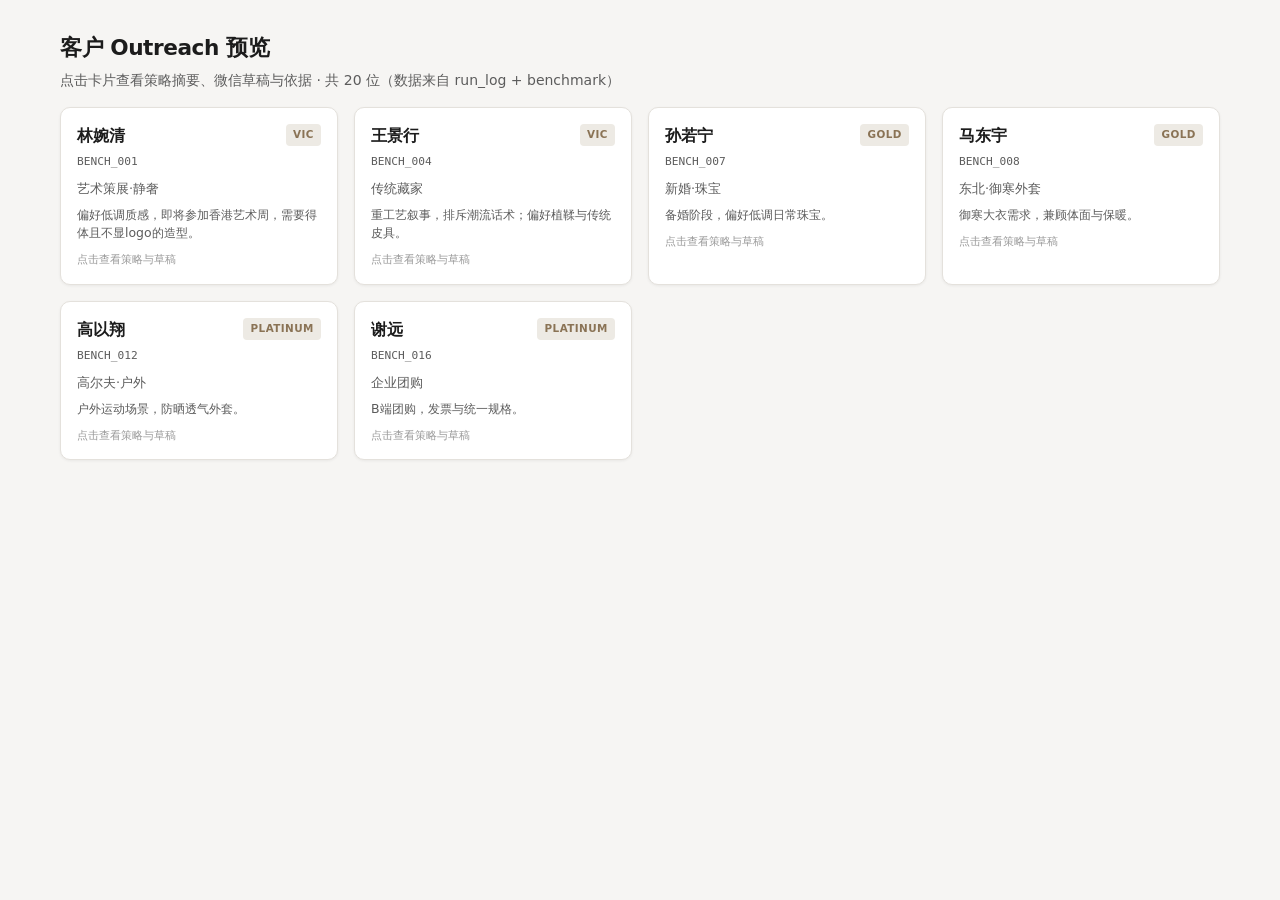
<file: docs/index.html>
<!DOCTYPE html>
<html lang="zh-CN">
<head>
  <meta charset="utf-8" />
  <meta name="viewport" content="width=device-width, initial-scale=1" />
  <title>Module 5 · 客户 Outreach 预览</title>
  <link rel="stylesheet" href="preview.css" />
</head>
<body>
  <header class="page-header">
    <h1>客户 Outreach 预览</h1>
    <p>点击卡片查看策略摘要、微信草稿与依据 · 共 20 位（数据来自 run_log + benchmark）</p>
  </header>

  <p id="empty-state" class="empty-hint" hidden>加载中…</p>

  <main id="grid" class="grid" aria-live="polite"></main>

  <div id="overlay" class="overlay" role="dialog" aria-modal="true" aria-labelledby="modal-title">
    <div class="modal">
      <div class="modal-header">
        <div>
          <h2 id="modal-title" class="modal-title"></h2>
          <p id="modal-sub" class="modal-sub"></p>
        </div>
        <button type="button" id="modal-close" class="modal-close" aria-label="关闭">×</button>
      </div>
      <div class="modal-body">
        <section class="modal-section">
          <h3>策略摘要</h3>
          <p id="modal-strategy"></p>
        </section>
        <section class="modal-section">
          <h3>微信草稿</h3>
          <div id="modal-drafts"></div>
        </section>
        <section class="modal-section">
          <h3>依据</h3>
          <div id="modal-evidence"></div>
        </section>
      </div>
    </div>
  </div>

  <script src="preview.js" defer></script>
</body>
</html>
</file>
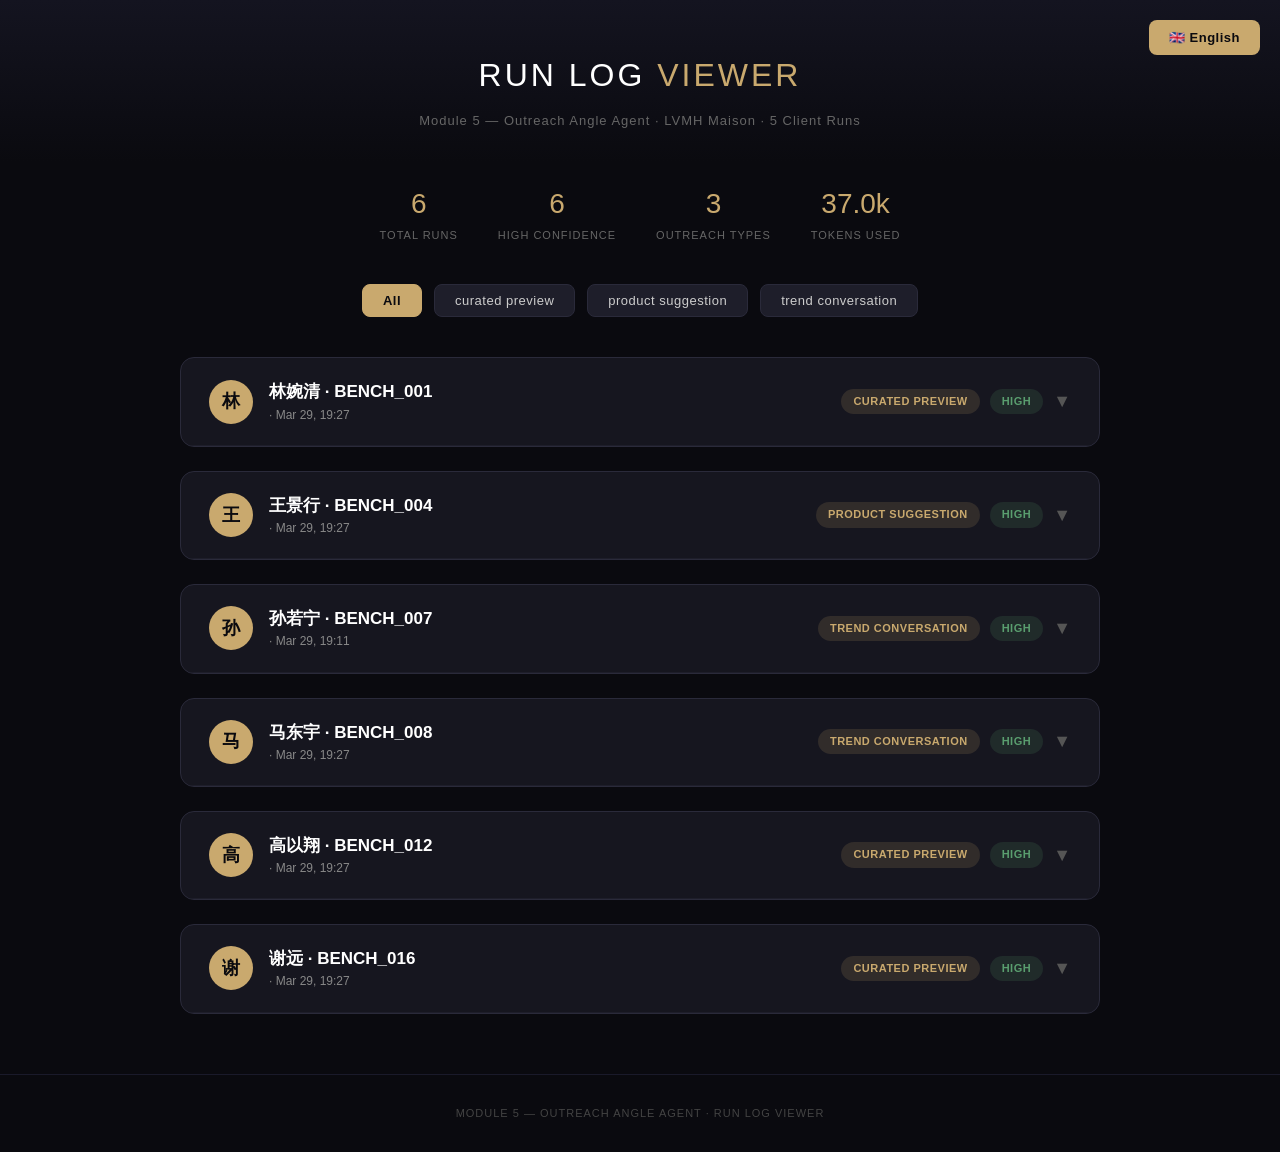
<file: docs/runlog/index.html>
<!DOCTYPE html>
<html lang="en">
<head>
<meta charset="UTF-8">
<meta name="viewport" content="width=device-width, initial-scale=1.0">
<title>Run Log Viewer — Outreach Angle Agent</title>
<style>
*{margin:0;padding:0;box-sizing:border-box}
body{font-family:'Helvetica Neue',Arial,sans-serif;background:#0a0a0f;color:#e0e0e0;line-height:1.6}
header{text-align:center;padding:50px 40px 30px;background:linear-gradient(180deg,#141420,#0a0a0f)}
header h1{font-size:32px;font-weight:300;letter-spacing:3px;text-transform:uppercase;color:#fff}
header h1 span{color:#c9a96e}
header .sub{margin-top:10px;font-size:13px;color:#666;letter-spacing:1px}
.tbtn{position:fixed;top:20px;right:20px;background:#c9a96e;color:#0a0a0f;border:none;padding:10px 20px;border-radius:8px;font-size:13px;font-weight:600;cursor:pointer;z-index:100;transition:all .2s;letter-spacing:.5px}
.tbtn:hover{background:#d4b87a;transform:scale(1.05)}
.sbar{display:flex;justify-content:center;gap:40px;padding:20px 40px;max-width:900px;margin:0 auto}
.ss{text-align:center}.ss .n{font-size:28px;font-weight:300;color:#c9a96e}.ss .l{font-size:11px;color:#666;text-transform:uppercase;letter-spacing:1px}
.ctrls{display:flex;justify-content:center;gap:12px;padding:20px 40px;flex-wrap:wrap}
.ctrls button{background:#1e1e2a;border:1px solid #2a2a3a;color:#ccc;padding:8px 20px;border-radius:8px;font-size:13px;cursor:pointer;transition:all .2s;letter-spacing:.5px}
.ctrls button:hover{border-color:#c9a96e;color:#fff}
.ctrls button.a{background:#c9a96e;color:#0a0a0f;border-color:#c9a96e;font-weight:600}
.cards{max-width:1000px;margin:0 auto;padding:20px 40px 60px;display:flex;flex-direction:column;gap:24px}
.rc{background:#16161f;border:1px solid #2a2a3a;border-radius:14px;overflow:hidden;transition:all .3s}
.rc:hover{border-color:#3a3a4a}
.ch{display:flex;justify-content:space-between;align-items:center;padding:20px 28px;border-bottom:1px solid #1e1e2a;cursor:pointer}
.ch:hover{background:#1a1a25}
.ci{display:flex;align-items:center;gap:16px}
.av{width:44px;height:44px;border-radius:50%;background:#c9a96e;display:flex;align-items:center;justify-content:center;font-size:18px;color:#0a0a0f;font-weight:600;flex-shrink:0}
.cn{font-size:17px;font-weight:600;color:#fff}
.ct{font-size:12px;color:#888}
.cb{display:flex;gap:10px;align-items:center}
.b{font-size:11px;padding:4px 12px;border-radius:20px;font-weight:600;letter-spacing:.5px;text-transform:uppercase}
.bt{background:rgba(201,169,110,.15);color:#c9a96e}
.bh{background:rgba(90,158,111,.15);color:#5a9e6f}
.bm{background:rgba(201,169,110,.15);color:#c9a96e}
.bl{background:rgba(201,85,90,.15);color:#c9555a}
.ei{color:#555;font-size:18px;transition:transform .3s}
.rc.ex .ei{transform:rotate(180deg)}
.bd{display:none;padding:0 28px 24px}
.rc.ex .bd{display:block}
.st{font-size:11px;font-weight:700;color:#c9a96e;text-transform:uppercase;letter-spacing:2px;margin:20px 0 10px}
.ab{background:#1a1a25;border-radius:10px;padding:18px 20px;margin-bottom:4px}
.al{font-size:18px;font-weight:600;color:#fff;margin-bottom:6px}
.as{font-size:14px;color:#aaa;line-height:1.6}
.el{list-style:none;padding:0}.el li{font-size:13px;color:#999;padding:5px 0 5px 20px;position:relative;border-bottom:1px solid #1a1a25}
.el li:last-child{border-bottom:none}.el li::before{content:'→';position:absolute;left:0;color:#c9a96e}
.pg{display:flex;gap:12px;flex-wrap:wrap}
.pc{background:#1a1a25;border:1px solid #2a2a3a;border-radius:8px;padding:10px 16px;flex:1;min-width:200px}
.pn{font-size:14px;color:#fff;font-weight:600;margin-bottom:4px}
.pr{font-size:12px;color:#888}
.dc{background:#1a1a25;border-radius:10px;padding:16px 20px;margin-bottom:10px}
.dt{font-size:11px;color:#c9a96e;font-weight:600;text-transform:uppercase;letter-spacing:1px;margin-bottom:8px}
.dm{font-size:15px;color:#ddd;line-height:1.7;padding:12px 16px;background:#20202a;border-radius:8px;border-left:3px solid #c9a96e}
.rl{list-style:none;padding:0}.rl li{font-size:13px;padding:4px 0 4px 20px;position:relative;color:#c9a96e}.rl li::before{content:'⚠';position:absolute;left:0}
.dl{list-style:none;padding:0}.dl li{font-size:13px;padding:4px 0 4px 20px;position:relative;color:#999}.dl li::before{content:'✗';position:absolute;left:0;color:#c9555a}
.ns{background:#1a1a25;border-radius:10px;padding:14px 20px;font-size:14px;color:#aaa;border-left:3px solid #5a9e6f}
.tg{display:grid;grid-template-columns:repeat(auto-fit,minmax(180px,1fr));gap:12px}
.ti{background:#1a1a25;border-radius:8px;padding:12px 16px}
.ti .tk{font-size:11px;color:#666;text-transform:uppercase;letter-spacing:1px}
.ti .tv{font-size:14px;color:#ccc;font-weight:600;margin-top:4px}
footer{text-align:center;padding:30px;color:#444;font-size:11px;letter-spacing:1px;border-top:1px solid #1a1a2a}
@media(max-width:768px){.ch{flex-direction:column;align-items:flex-start;gap:10px}.sbar{gap:20px}.cards{padding:20px 16px 60px}.tbtn{top:auto;bottom:20px;right:20px}}
</style>
</head>
<body>
<header>
<h1>Run Log <span>Viewer</span></h1>
<div class="sub">Module 5 — Outreach Angle Agent · LVMH Maison · 5 Client Runs</div>
</header>
<button class="tbtn" onclick="toggleLang()"><span id="fl">🇬🇧</span> <span id="ll">English</span></button>
<div class="sbar" id="sb"></div>
<div class="ctrls" id="fb"></div>
<div class="cards" id="cc"></div>
<footer>MODULE 5 — OUTREACH ANGLE AGENT · RUN LOG VIEWER</footer>

<script>
/* Demo / fallback when run_log.json is missing or opened via file:// */
let DATA = [];
const HARDCODED = [
  {
    "run_id": "20260322_212706",
    "timestamp": "2026-03-22T21:27:06.357020",
    "model": "claude-sonnet-4-20250514",
    "token_usage": {
      "model": "claude-sonnet-4-20250514",
      "input_tokens": 6805,
      "output_tokens": 799,
      "total_tokens": 7604
    },
    "input": {
      "client_id": "C_102",
      "client_name": "陈雅琳",
      "trend_ids": [
        "T01",
        "T02",
        "T03",
        "T04",
        "T05"
      ]
    },
    "output": {
      "raw": "```json\n{\n  \"best_angle\": \"工艺纪录片延展 + 春季建筑感新作\",\n  \"outreach_type\": \"content_sharing\",\n  \"angle_summary\": \"客户最近点击了面料溯源纪录片内容，且到店试过春季风衣但未购买。结合'慢美学/匠心底蕴'趋势，以工艺故事为切入点分享新作，符合她的审美同行身份和建筑感风格偏好。\",\n  \"evidence_used\": [\n    \"behavior_signals_90d: content_click — 品牌工坊纪录片：面料溯源\",\n    \"behavior_signals_90d: store_visit — 试了两件春季风衣，对charcoal色oversized款表示兴趣但未购买\",\n    \"style_profile: architectural, avant_garde\",\n    \"product_affinity_notes: 按廓形和面料买，不按潮流买\",\n    \"trend T05: 慢美学/匠心底蕴，rising，工艺即表达\"\n  ],\n  \"recommended_products\": [\n    {\"item\": \"春季建筑感风衣（charcoal色）\", \"reason\": \"匹配到店试穿兴趣 + 色彩偏好 + 建筑感风格\"},\n    {\"item\": \"重磅针织外套\", \"reason\": \"符合慢美学趋势 + 面料质感导向 + architectural廓形\"}\n  ],\n  \"wechat_drafts\": [\n    {\n      \"tone\": \"审美同行\",\n      \"message\": \"陈女士，您之前关注的那个面料工坊系列，本季有几件很有意思的作品到了。廓形和面料处理都很纯粹，我觉得您会喜欢这种表达方式。方便的话我拍几张细节图给您？\"\n    },\n    {\n      \"tone\": \"工艺聚焦\",\n      \"message\": \"陈女士好，想到您对工艺故事的关注，这周到的几件新作在剪裁和面料上都有些突破。特别是那件您试过的charcoal风衣的同系列，质感更进一步了。\"\n    }\n  ],\n  \"confidence\": \"high\",\n  \"risk_flags\": [],\n  \"do_not_say\": [\n    \"避免提及家庭状况和年龄\",\n    \"避免任何logo或品牌标识描述\",\n    \"避免折扣促销话术\",\n    \"避免将其视为普通消费者\"\n  ],\n  \"next_step\": \"在偏好时间段（10:00-12:00）发送。如果客户表示兴趣，分享工艺细节图片和面料成分信息，然后邀请到店感受实物质感。\"\n}\n```",
      "parsed": {
        "best_angle": "工艺纪录片延展 + 春季建筑感新作",
        "outreach_type": "content_sharing",
        "angle_summary": "客户最近点击了面料溯源纪录片内容，且到店试过春季风衣但未购买。结合'慢美学/匠心底蕴'趋势，以工艺故事为切入点分享新作，符合她的审美同行身份和建筑感风格偏好。",
        "evidence_used": [
          "behavior_signals_90d: content_click — 品牌工坊纪录片：面料溯源",
          "behavior_signals_90d: store_visit — 试了两件春季风衣，对charcoal色oversized款表示兴趣但未购买",
          "style_profile: architectural, avant_garde",
          "product_affinity_notes: 按廓形和面料买，不按潮流买",
          "trend T05: 慢美学/匠心底蕴，rising，工艺即表达"
        ],
        "recommended_products": [
          {
            "item": "春季建筑感风衣（charcoal色）",
            "reason": "匹配到店试穿兴趣 + 色彩偏好 + 建筑感风格"
          },
          {
            "item": "重磅针织外套",
            "reason": "符合慢美学趋势 + 面料质感导向 + architectural廓形"
          }
        ],
        "wechat_drafts": [
          {
            "tone": "审美同行",
            "message": "陈女士，您之前关注的那个面料工坊系列，本季有几件很有意思的作品到了。廓形和面料处理都很纯粹，我觉得您会喜欢这种表达方式。方便的话我拍几张细节图给您？"
          },
          {
            "tone": "工艺聚焦",
            "message": "陈女士好，想到您对工艺故事的关注，这周到的几件新作在剪裁和面料上都有些突破。特别是那件您试过的charcoal风衣的同系列，质感更进一步了。"
          }
        ],
        "confidence": "high",
        "risk_flags": [],
        "do_not_say": [
          "避免提及家庭状况和年龄",
          "避免任何logo或品牌标识描述",
          "避免折扣促销话术",
          "避免将其视为普通消费者"
        ],
        "next_step": "在偏好时间段（10:00-12:00）发送。如果客户表示兴趣，分享工艺细节图片和面料成分信息，然后邀请到店感受实物质感。"
      },
      "parsed_zh": {
        "best_angle": "工艺纪录片延展 + 春季建筑感新作",
        "outreach_type": "content_sharing",
        "angle_summary": "客户最近点击了面料溯源纪录片内容，且到店试过春季风衣但未购买。结合'慢美学/匠心底蕴'趋势，以工艺故事为切入点分享新作，符合她的审美同行身份和建筑感风格偏好。",
        "evidence_used": [
          "behavior_signals_90d: content_click — 品牌工坊纪录片：面料溯源",
          "behavior_signals_90d: store_visit — 试了两件春季风衣，对charcoal色oversized款表示兴趣但未购买",
          "style_profile: architectural, avant_garde",
          "product_affinity_notes: 按廓形和面料买，不按潮流买",
          "trend T05: 慢美学/匠心底蕴，rising，工艺即表达"
        ],
        "recommended_products": [
          {
            "item": "春季建筑感风衣（charcoal色）",
            "reason": "匹配到店试穿兴趣 + 色彩偏好 + 建筑感风格"
          },
          {
            "item": "重磅针织外套",
            "reason": "符合慢美学趋势 + 面料质感导向 + architectural廓形"
          }
        ],
        "wechat_drafts": [
          {
            "tone": "审美同行",
            "message": "陈女士，您之前关注的那个面料工坊系列，本季有几件很有意思的作品到了。廓形和面料处理都很纯粹，我觉得您会喜欢这种表达方式。方便的话我拍几张细节图给您？"
          },
          {
            "tone": "工艺聚焦",
            "message": "陈女士好，想到您对工艺故事的关注，这周到的几件新作在剪裁和面料上都有些突破。特别是那件您试过的charcoal风衣的同系列，质感更进一步了。"
          }
        ],
        "confidence": "high",
        "risk_flags": [],
        "do_not_say": [
          "避免提及家庭状况和年龄",
          "避免任何logo或品牌标识描述",
          "避免折扣促销话术",
          "避免将其视为普通消费者"
        ],
        "next_step": "在偏好时间段（10:00-12:00）发送。如果客户表示兴趣，分享工艺细节图片和面料成分信息，然后邀请到店感受实物质感。"
      },
      "parsed_en": {
        "best_angle": "Craftsmanship documentary extension + Spring architectural new pieces",
        "outreach_type": "content_sharing",
        "angle_summary": "Client recently clicked on fabric sourcing documentary content and visited store to try spring trench coats but didn't purchase. Combining with 'slow aesthetics/craftsmanship heritage' trend, using craft stories as entry point to share new pieces, aligning with her aesthetic peer identity and architectural style preferences.",
        "evidence_used": [
          "behavior_signals_90d: content_click — Brand atelier documentary: fabric sourcing",
          "behavior_signals_90d: store_visit — Tried two spring trench coats, showed interest in charcoal oversized style but didn't purchase",
          "style_profile: architectural, avant_garde",
          "product_affinity_notes: Buys by silhouette and fabric, not by trends",
          "trend T05: Slow aesthetics/craftsmanship heritage, rising, craft as expression"
        ],
        "recommended_products": [
          {
            "item": "Spring architectural trench coat (charcoal)",
            "reason": "Matches in-store try-on interest + color preference + architectural style"
          },
          {
            "item": "Heavy knit outerwear",
            "reason": "Aligns with slow aesthetics trend + fabric texture focus + architectural silhouette"
          }
        ],
        "wechat_drafts": [
          {
            "tone": "审美同行",
            "message": "Ms. Chen, regarding the fabric atelier series you were interested in before, we've received some very intriguing pieces this season. The silhouettes and fabric treatments are quite pure - I think you'd appreciate this form of expression. Would it be convenient for me to send you some detail shots?"
          },
          {
            "tone": "工艺聚焦",
            "message": "Hello Ms. Chen, thinking of your interest in craft stories, the new pieces that arrived this week show some breakthroughs in tailoring and fabric work. Particularly the same collection as that charcoal trench you tried - the texture has been further refined."
          }
        ],
        "confidence": "high",
        "risk_flags": [],
        "do_not_say": [
          "Avoid mentioning family situation and age",
          "Avoid any logo or brand insignia descriptions",
          "Avoid discount promotional language",
          "Avoid treating her as an ordinary consumer"
        ],
        "next_step": "Send during preferred time slot (10:00-12:00). If client shows interest, share craft detail images and fabric composition information, then invite to store to experience the actual texture."
      }
    },
    "trace": {
      "retrieved_sources": [
        "client_memory.json",
        "trend_shortlist.json"
      ],
      "decision_output": "工艺纪录片延展 + 春季建筑感新作",
      "evidence_used": [
        "behavior_signals_90d: content_click — 品牌工坊纪录片：面料溯源",
        "behavior_signals_90d: store_visit — 试了两件春季风衣，对charcoal色oversized款表示兴趣但未购买",
        "style_profile: architectural, avant_garde",
        "product_affinity_notes: 按廓形和面料买，不按潮流买",
        "trend T05: 慢美学/匠心底蕴，rising，工艺即表达"
      ],
      "confidence": "high",
      "next_step": "在偏好时间段（10:00-12:00）发送。如果客户表示兴趣，分享工艺细节图片和面料成分信息，然后邀请到店感受实物质感。"
    }
  },
  {
    "run_id": "20260322_212723",
    "timestamp": "2026-03-22T21:27:23.651019",
    "model": "claude-sonnet-4-20250514",
    "token_usage": {
      "model": "claude-sonnet-4-20250514",
      "input_tokens": 6846,
      "output_tokens": 832,
      "total_tokens": 7678
    },
    "input": {
      "client_id": "C_205",
      "client_name": "周晓彤",
      "trend_ids": [
        "T01",
        "T02",
        "T03",
        "T04",
        "T05"
      ]
    },
    "output": {
      "raw": "```json\n{\n  \"best_angle\": \"Kelly Green迷你包到货 + Tenniscore春季新品\",\n  \"outreach_type\": \"curated_preview\",\n  \"angle_summary\": \"客户主动询问新季运动鞋 + wishlist中的kelly green迷你包 + 最近关注tenniscore内容，三个信号汇聚。T03迷你包趋势正值peak阶段，完美匹配她的收藏型购买习惯和社交媒体出片需求。\",\n  \"evidence_used\": [\n    \"behavior_signals_90d: message_to_ca - 主动问CA新一季运动鞋什么时候到\",\n    \"behavior_signals_90d: wishlist_add - 收藏了kelly green配色的同款迷你包\",\n    \"behavior_signals_90d: content_click - 小红书博主穿搭：tenniscore度假风\",\n    \"style_profile: tenniscore, retro_sport, playful\",\n    \"product_affinity_notes: 收藏型买家，对首发/限量/联名非常敏感\",\n    \"trend T03: 迷你包 × 声量配饰, peak阶段, 社交媒体活跃用户\"\n  ],\n  \"recommended_products\": [\n    {\"item\": \"Kelly green配色迷你链条包\", \"reason\": \"直接对应wishlist需求 + 收藏型购买习惯 + T03迷你包趋势peak\"},\n    {\"item\": \"新季tenniscore运动鞋\", \"reason\": \"客户主动询问 + tenniscore风格匹配 + 运动鞋类别偏好\"}\n  ],\n  \"wechat_drafts\": [\n    {\n      \"tone\": \"excited_insider\",\n      \"message\": \"晓彤！你要的那双新季运动鞋刚到，还有你收藏的kelly green小包也有现货了🎾 要不要我先给你留着？这个绿色真的太适合春天出片了\"\n    },\n    {\n      \"tone\": \"exclusive_preview\",\n      \"message\": \"晓彤，记得你问的新季运动鞋吗？今天刚到店，还有你wishlist里那个kelly green迷你包现在有货。我觉得这套配起来特别适合你最近关注的那种tennis风～\"\n    }\n  ],\n  \"confidence\": \"high\",\n  \"risk_flags\": [],\n  \"do_not_say\": [\n    \"避免提及消费能力或价格\",\n    \"避免与其他客户对比\",\n    \"避免过于正式的语气\"\n  ],\n  \"next_step\": \"在她偏好的时间段(12:00-14:00)发送消息。如果她感兴趣，立即发送实物图片并提供到店试用或直接预订服务。考虑到她对'首发/限量'的敏感度，可以适当强调新品刚到的时效性。\"\n}\n```",
      "parsed": {
        "best_angle": "Kelly Green迷你包到货 + Tenniscore春季新品",
        "outreach_type": "curated_preview",
        "angle_summary": "客户主动询问新季运动鞋 + wishlist中的kelly green迷你包 + 最近关注tenniscore内容，三个信号汇聚。T03迷你包趋势正值peak阶段，完美匹配她的收藏型购买习惯和社交媒体出片需求。",
        "evidence_used": [
          "behavior_signals_90d: message_to_ca - 主动问CA新一季运动鞋什么时候到",
          "behavior_signals_90d: wishlist_add - 收藏了kelly green配色的同款迷你包",
          "behavior_signals_90d: content_click - 小红书博主穿搭：tenniscore度假风",
          "style_profile: tenniscore, retro_sport, playful",
          "product_affinity_notes: 收藏型买家，对首发/限量/联名非常敏感",
          "trend T03: 迷你包 × 声量配饰, peak阶段, 社交媒体活跃用户"
        ],
        "recommended_products": [
          {
            "item": "Kelly green配色迷你链条包",
            "reason": "直接对应wishlist需求 + 收藏型购买习惯 + T03迷你包趋势peak"
          },
          {
            "item": "新季tenniscore运动鞋",
            "reason": "客户主动询问 + tenniscore风格匹配 + 运动鞋类别偏好"
          }
        ],
        "wechat_drafts": [
          {
            "tone": "excited_insider",
            "message": "晓彤！你要的那双新季运动鞋刚到，还有你收藏的kelly green小包也有现货了🎾 要不要我先给你留着？这个绿色真的太适合春天出片了"
          },
          {
            "tone": "exclusive_preview",
            "message": "晓彤，记得你问的新季运动鞋吗？今天刚到店，还有你wishlist里那个kelly green迷你包现在有货。我觉得这套配起来特别适合你最近关注的那种tennis风～"
          }
        ],
        "confidence": "high",
        "risk_flags": [],
        "do_not_say": [
          "避免提及消费能力或价格",
          "避免与其他客户对比",
          "避免过于正式的语气"
        ],
        "next_step": "在她偏好的时间段(12:00-14:00)发送消息。如果她感兴趣，立即发送实物图片并提供到店试用或直接预订服务。考虑到她对'首发/限量'的敏感度，可以适当强调新品刚到的时效性。"
      },
      "parsed_zh": {
        "best_angle": "Kelly Green迷你包到货 + Tenniscore春季新品",
        "outreach_type": "curated_preview",
        "angle_summary": "客户主动询问新季运动鞋 + wishlist中的kelly green迷你包 + 最近关注tenniscore内容，三个信号汇聚。T03迷你包趋势正值peak阶段，完美匹配她的收藏型购买习惯和社交媒体出片需求。",
        "evidence_used": [
          "behavior_signals_90d: message_to_ca - 主动问CA新一季运动鞋什么时候到",
          "behavior_signals_90d: wishlist_add - 收藏了kelly green配色的同款迷你包",
          "behavior_signals_90d: content_click - 小红书博主穿搭：tenniscore度假风",
          "style_profile: tenniscore, retro_sport, playful",
          "product_affinity_notes: 收藏型买家，对首发/限量/联名非常敏感",
          "trend T03: 迷你包 × 声量配饰, peak阶段, 社交媒体活跃用户"
        ],
        "recommended_products": [
          {
            "item": "Kelly green配色迷你链条包",
            "reason": "直接对应wishlist需求 + 收藏型购买习惯 + T03迷你包趋势peak"
          },
          {
            "item": "新季tenniscore运动鞋",
            "reason": "客户主动询问 + tenniscore风格匹配 + 运动鞋类别偏好"
          }
        ],
        "wechat_drafts": [
          {
            "tone": "excited_insider",
            "message": "晓彤！你要的那双新季运动鞋刚到，还有你收藏的kelly green小包也有现货了🎾 要不要我先给你留着？这个绿色真的太适合春天出片了"
          },
          {
            "tone": "exclusive_preview",
            "message": "晓彤，记得你问的新季运动鞋吗？今天刚到店，还有你wishlist里那个kelly green迷你包现在有货。我觉得这套配起来特别适合你最近关注的那种tennis风～"
          }
        ],
        "confidence": "high",
        "risk_flags": [],
        "do_not_say": [
          "避免提及消费能力或价格",
          "避免与其他客户对比",
          "避免过于正式的语气"
        ],
        "next_step": "在她偏好的时间段(12:00-14:00)发送消息。如果她感兴趣，立即发送实物图片并提供到店试用或直接预订服务。考虑到她对'首发/限量'的敏感度，可以适当强调新品刚到的时效性。"
      },
      "parsed_en": {
        "best_angle": "Kelly Green mini bag arrival + Tenniscore spring new arrivals",
        "outreach_type": "curated_preview",
        "angle_summary": "Customer proactively inquired about new season sneakers + kelly green mini bag in wishlist + recent focus on tenniscore content - three signals converging. T03 mini bag trend is at peak stage, perfectly matching her collector buying habits and social media content needs.",
        "evidence_used": [
          "behavior_signals_90d: message_to_ca - Proactively asked CA when new season sneakers will arrive",
          "behavior_signals_90d: wishlist_add - Added kelly green colorway of the same mini bag to wishlist",
          "behavior_signals_90d: content_click - Xiaohongshu blogger styling: tenniscore vacation style",
          "style_profile: tenniscore, retro_sport, playful",
          "product_affinity_notes: Collector buyer, highly sensitive to debuts/limited editions/collaborations",
          "trend T03: Mini bags × statement accessories, peak stage, active social media users"
        ],
        "recommended_products": [
          {
            "item": "Kelly green colorway mini chain bag",
            "reason": "Directly corresponds to wishlist demand + collector buying habits + T03 mini bag trend peak"
          },
          {
            "item": "New season tenniscore sneakers",
            "reason": "Customer proactive inquiry + tenniscore style match + sneaker category preference"
          }
        ],
        "wechat_drafts": [
          {
            "tone": "excited_insider",
            "message": "Xiaotong! The new season sneakers you wanted just arrived, and the kelly green mini bag you saved is also in stock now 🎾 Should I hold them for you? This green color is absolutely perfect for spring photos"
          },
          {
            "tone": "exclusive_preview",
            "message": "Xiaotong, remember the new season sneakers you asked about? They just arrived in store today, and that kelly green mini bag from your wishlist is now available. I think this combination would be perfect for that tennis style you've been following lately~"
          }
        ],
        "confidence": "high",
        "risk_flags": [],
        "do_not_say": [
          "Avoid mentioning spending capacity or prices",
          "Avoid comparisons with other customers",
          "Avoid overly formal tone"
        ],
        "next_step": "Send message during her preferred time slot (12:00-14:00). If she shows interest, immediately send actual product photos and offer in-store try-on or direct reservation service. Considering her sensitivity to 'debuts/limited editions', appropriately emphasize the timeliness of new arrivals."
      }
    },
    "trace": {
      "retrieved_sources": [
        "client_memory.json",
        "trend_shortlist.json"
      ],
      "decision_output": "Kelly Green迷你包到货 + Tenniscore春季新品",
      "evidence_used": [
        "behavior_signals_90d: message_to_ca - 主动问CA新一季运动鞋什么时候到",
        "behavior_signals_90d: wishlist_add - 收藏了kelly green配色的同款迷你包",
        "behavior_signals_90d: content_click - 小红书博主穿搭：tenniscore度假风",
        "style_profile: tenniscore, retro_sport, playful",
        "product_affinity_notes: 收藏型买家，对首发/限量/联名非常敏感",
        "trend T03: 迷你包 × 声量配饰, peak阶段, 社交媒体活跃用户"
      ],
      "confidence": "high",
      "next_step": "在她偏好的时间段(12:00-14:00)发送消息。如果她感兴趣，立即发送实物图片并提供到店试用或直接预订服务。考虑到她对'首发/限量'的敏感度，可以适当强调新品刚到的时效性。"
    }
  },
  {
    "run_id": "20260322_212742",
    "timestamp": "2026-03-22T21:27:42.403555",
    "model": "claude-sonnet-4-20250514",
    "token_usage": {
      "model": "claude-sonnet-4-20250514",
      "input_tokens": 6856,
      "output_tokens": 887,
      "total_tokens": 7743
    },
    "input": {
      "client_id": "C_308",
      "client_name": "林世恒",
      "trend_ids": [
        "T01",
        "T02",
        "T03",
        "T04",
        "T05"
      ]
    },
    "output": {
      "raw": "```json\n{\n  \"best_angle\": \"慢美学工艺叙事 + 春季皮具预览\",\n  \"outreach_type\": \"curated_preview\",\n  \"angle_summary\": \"客户最近到店关注植鞣牛皮旅行袋但未购买，点击了制革工坊内容，正值'慢美学/匠心底蕴'趋势与其heritage收藏家身份完美契合。以工艺故事为切入点，自然引入春季皮具。\",\n  \"evidence_used\": [\n    \"behavior_signals_90d: 到店浏览春季皮具系列，对植鞣牛皮旅行袋反复触摸但未购买\",\n    \"behavior_signals_90d: 点击品牌公众号推文：百年制革工坊纪实\",\n    \"style_profile: heritage_chic, classic\",\n    \"persona_tag: 传统品味收藏家\",\n    \"product_affinity_notes: 极其看重产品背后的故事——皮革产地、百年工坊历史\",\n    \"trend T05: 慢美学/匠心底蕴，rising，leather_goods相关，驼色/酒红/森林绿\"\n  ],\n  \"recommended_products\": [\n    {\"item\": \"植鞣牛皮旅行袋（驼色或酒红）\", \"reason\": \"客户到店已关注此款，符合其heritage偏好和色彩喜好\"},\n    {\"item\": \"编织皮革公文包（森林绿）\", \"reason\": \"匹配商务场景需求，无logo设计符合慢美学趋势和客户品味\"}\n  ],\n  \"wechat_drafts\": [\n    {\n      \"tone\": \"工艺叙事\",\n      \"message\": \"林先生，上次您看的那款植鞣皮旅行袋，刚了解到更多制作细节——用的是托斯卡纳地区180年老厂的皮料，每张皮都要自然风干8个月。实物质感确实值得细品，您方便的话我可以为您单独预约时间。\"\n    },\n    {\n      \"tone\": \"品质导向\",\n      \"message\": \"林先生好，想到您对制革工艺的兴趣，本季几款无logo设计的皮具刚到店，工艺和用料都很有故事。包括您上次关注的那款，我先帮您留着，您看什么时候过来感受一下实物。\"\n    }\n  ],\n  \"confidence\": \"high\",\n  \"risk_flags\": [],\n  \"do_not_say\": [\n    \"避免提及潮流或社交媒体趋势\",\n    \"避免催促或紧迫感用词\",\n    \"避免过度热情的表达\"\n  ],\n  \"next_step\": \"客户回复后安排专属预约时间，准备相关工艺资料和产品故事，重点介绍制作工艺细节和皮革来源。如无回复，可在一周后以电话方式跟进（符合其偏好）。\"\n}\n```",
      "parsed": {
        "best_angle": "慢美学工艺叙事 + 春季皮具预览",
        "outreach_type": "curated_preview",
        "angle_summary": "客户最近到店关注植鞣牛皮旅行袋但未购买，点击了制革工坊内容，正值'慢美学/匠心底蕴'趋势与其heritage收藏家身份完美契合。以工艺故事为切入点，自然引入春季皮具。",
        "evidence_used": [
          "behavior_signals_90d: 到店浏览春季皮具系列，对植鞣牛皮旅行袋反复触摸但未购买",
          "behavior_signals_90d: 点击品牌公众号推文：百年制革工坊纪实",
          "style_profile: heritage_chic, classic",
          "persona_tag: 传统品味收藏家",
          "product_affinity_notes: 极其看重产品背后的故事——皮革产地、百年工坊历史",
          "trend T05: 慢美学/匠心底蕴，rising，leather_goods相关，驼色/酒红/森林绿"
        ],
        "recommended_products": [
          {
            "item": "植鞣牛皮旅行袋（驼色或酒红）",
            "reason": "客户到店已关注此款，符合其heritage偏好和色彩喜好"
          },
          {
            "item": "编织皮革公文包（森林绿）",
            "reason": "匹配商务场景需求，无logo设计符合慢美学趋势和客户品味"
          }
        ],
        "wechat_drafts": [
          {
            "tone": "工艺叙事",
            "message": "林先生，上次您看的那款植鞣皮旅行袋，刚了解到更多制作细节——用的是托斯卡纳地区180年老厂的皮料，每张皮都要自然风干8个月。实物质感确实值得细品，您方便的话我可以为您单独预约时间。"
          },
          {
            "tone": "品质导向",
            "message": "林先生好，想到您对制革工艺的兴趣，本季几款无logo设计的皮具刚到店，工艺和用料都很有故事。包括您上次关注的那款，我先帮您留着，您看什么时候过来感受一下实物。"
          }
        ],
        "confidence": "high",
        "risk_flags": [],
        "do_not_say": [
          "避免提及潮流或社交媒体趋势",
          "避免催促或紧迫感用词",
          "避免过度热情的表达"
        ],
        "next_step": "客户回复后安排专属预约时间，准备相关工艺资料和产品故事，重点介绍制作工艺细节和皮革来源。如无回复，可在一周后以电话方式跟进（符合其偏好）。"
      },
      "parsed_zh": {
        "best_angle": "慢美学工艺叙事 + 春季皮具预览",
        "outreach_type": "curated_preview",
        "angle_summary": "客户最近到店关注植鞣牛皮旅行袋但未购买，点击了制革工坊内容，正值'慢美学/匠心底蕴'趋势与其heritage收藏家身份完美契合。以工艺故事为切入点，自然引入春季皮具。",
        "evidence_used": [
          "behavior_signals_90d: 到店浏览春季皮具系列，对植鞣牛皮旅行袋反复触摸但未购买",
          "behavior_signals_90d: 点击品牌公众号推文：百年制革工坊纪实",
          "style_profile: heritage_chic, classic",
          "persona_tag: 传统品味收藏家",
          "product_affinity_notes: 极其看重产品背后的故事——皮革产地、百年工坊历史",
          "trend T05: 慢美学/匠心底蕴，rising，leather_goods相关，驼色/酒红/森林绿"
        ],
        "recommended_products": [
          {
            "item": "植鞣牛皮旅行袋（驼色或酒红）",
            "reason": "客户到店已关注此款，符合其heritage偏好和色彩喜好"
          },
          {
            "item": "编织皮革公文包（森林绿）",
            "reason": "匹配商务场景需求，无logo设计符合慢美学趋势和客户品味"
          }
        ],
        "wechat_drafts": [
          {
            "tone": "工艺叙事",
            "message": "林先生，上次您看的那款植鞣皮旅行袋，刚了解到更多制作细节——用的是托斯卡纳地区180年老厂的皮料，每张皮都要自然风干8个月。实物质感确实值得细品，您方便的话我可以为您单独预约时间。"
          },
          {
            "tone": "品质导向",
            "message": "林先生好，想到您对制革工艺的兴趣，本季几款无logo设计的皮具刚到店，工艺和用料都很有故事。包括您上次关注的那款，我先帮您留着，您看什么时候过来感受一下实物。"
          }
        ],
        "confidence": "high",
        "risk_flags": [],
        "do_not_say": [
          "避免提及潮流或社交媒体趋势",
          "避免催促或紧迫感用词",
          "避免过度热情的表达"
        ],
        "next_step": "客户回复后安排专属预约时间，准备相关工艺资料和产品故事，重点介绍制作工艺细节和皮革来源。如无回复，可在一周后以电话方式跟进（符合其偏好）。"
      },
      "parsed_en": {
        "best_angle": "Slow aesthetics craftsmanship narrative + Spring leather goods preview",
        "outreach_type": "curated_preview",
        "angle_summary": "Customer recently visited store showing interest in vegetable-tanned leather travel bag but did not purchase, clicked on tannery workshop content. The 'slow aesthetics/artisanal heritage' trend perfectly aligns with their heritage collector identity. Using craftsmanship story as entry point to naturally introduce spring leather goods.",
        "evidence_used": [
          "behavior_signals_90d: Visited store to browse spring leather collection, repeatedly touched vegetable-tanned leather travel bag but did not purchase",
          "behavior_signals_90d: Clicked brand WeChat article: Century-old Tannery Workshop Documentary",
          "style_profile: heritage_chic, classic",
          "persona_tag: Traditional taste collector",
          "product_affinity_notes: Extremely values stories behind products—leather origins, century-old workshop history",
          "trend T05: Slow aesthetics/artisanal heritage, rising, leather_goods related, camel/burgundy/forest green"
        ],
        "recommended_products": [
          {
            "item": "Vegetable-tanned leather travel bag (camel or burgundy)",
            "reason": "Customer already showed interest in this piece in store, matches heritage preference and color preferences"
          },
          {
            "item": "Woven leather briefcase (forest green)",
            "reason": "Matches business scenario needs, logo-free design aligns with slow aesthetics trend and customer taste"
          }
        ],
        "wechat_drafts": [
          {
            "tone": "Craftsmanship narrative",
            "message": "Mr. Lin, regarding the vegetable-tanned leather travel bag you viewed last time, I've learned more details about its creation—it uses leather from a 180-year-old Tuscan tannery, with each hide naturally air-dried for 8 months. The texture truly deserves close appreciation. If convenient for you, I can arrange a private appointment."
          },
          {
            "tone": "Quality-focused",
            "message": "Hello Mr. Lin, knowing your interest in tanning craftsmanship, several logo-free leather pieces have just arrived in store this season, each with remarkable craftsmanship and materials with stories to tell. Including the piece you were interested in last time, I've set it aside for you. When would be convenient for you to experience them in person?"
          }
        ],
        "confidence": "high",
        "risk_flags": [],
        "do_not_say": [
          "Avoid mentioning trends or social media trends",
          "Avoid urgent or pressuring language",
          "Avoid overly enthusiastic expressions"
        ],
        "next_step": "After customer responds, arrange exclusive appointment time, prepare relevant craftsmanship materials and product stories, focus on introducing manufacturing process details and leather origins. If no response, follow up by phone after one week (aligns with their preference)."
      }
    },
    "trace": {
      "retrieved_sources": [
        "client_memory.json",
        "trend_shortlist.json"
      ],
      "decision_output": "慢美学工艺叙事 + 春季皮具预览",
      "evidence_used": [
        "behavior_signals_90d: 到店浏览春季皮具系列，对植鞣牛皮旅行袋反复触摸但未购买",
        "behavior_signals_90d: 点击品牌公众号推文：百年制革工坊纪实",
        "style_profile: heritage_chic, classic",
        "persona_tag: 传统品味收藏家",
        "product_affinity_notes: 极其看重产品背后的故事——皮革产地、百年工坊历史",
        "trend T05: 慢美学/匠心底蕴，rising，leather_goods相关，驼色/酒红/森林绿"
      ],
      "confidence": "high",
      "next_step": "客户回复后安排专属预约时间，准备相关工艺资料和产品故事，重点介绍制作工艺细节和皮革来源。如无回复，可在一周后以电话方式跟进（符合其偏好）。"
    }
  },
  {
    "run_id": "20260322_212759",
    "timestamp": "2026-03-22T21:27:59.363933",
    "model": "claude-sonnet-4-20250514",
    "token_usage": {
      "model": "claude-sonnet-4-20250514",
      "input_tokens": 6869,
      "output_tokens": 769,
      "total_tokens": 7638
    },
    "input": {
      "client_id": "C_412",
      "client_name": "赵思琳",
      "trend_ids": [
        "T01",
        "T02",
        "T03",
        "T04",
        "T05"
      ]
    },
    "output": {
      "raw": "```json\n{\n  \"best_angle\": \"慈善晚宴礼服预览 + 新大佬风趋势\",\n  \"outreach_type\": \"curated_preview\",\n  \"angle_summary\": \"客户明确表达4月中旬慈善晚宴需求，结合其maximalist风格和'新大佬风'趋势的完美契合。利用具体场合需求+趋势洞察双重价值点进行outreach。\",\n  \"evidence_used\": [\n    \"behavior_signals_90d: 2026-03-12 问4月中旬慈善晚宴需要长礼服\",\n    \"style_profile: maximalist, glamorous, dramatic\",\n    \"occasion_profile: 高端晚宴与慈善gala\",\n    \"trend T04: 新大佬风/皮草回潮, rising, evening_gowns相关\"\n  ],\n  \"recommended_products\": [\n    {\"item\": \"戏剧性长礼服（香槟金或midnight black）\", \"reason\": \"匹配晚宴场合需求+色彩偏好+maximalist风格\"},\n    {\"item\": \"皮草披肩或长外套\", \"reason\": \"呼应新大佬风趋势+慈善晚宴的权威感需求\"}\n  ],\n  \"wechat_drafts\": [\n    {\n      \"tone\": \"专业定制\",\n      \"message\": \"赵女士下午好，关于您4月中旬的慈善晚宴，我们刚到了几件很有戏剧张力的长礼服。今年'新大佬风'回潮，正好符合您在这类场合需要的存在感。我先选几件拍给您看看？\"\n    },\n    {\n      \"tone\": \"趋势洞察\",\n      \"message\": \"思琳姐，您上次提到的慈善晚宴，我留意到今年皮草和maximalist风格强势回归，很适合您的气场。新到了几件show-stopper级别的礼服，要不我按您尺码准备好，您方便时过来试试？\"\n    }\n  ],\n  \"confidence\": \"high\",\n  \"risk_flags\": [],\n  \"do_not_say\": [\n    \"避免提及价格或性价比\",\n    \"避免暗示与其他客户的比较\",\n    \"避免使用'大众款'等词汇\"\n  ],\n  \"next_step\": \"在客户偏好时间段(14:00-17:00)发送消息。如有兴趣，立即安排VIP试衣间预约，确保有充足改衣时间（距离4月中旬约3周）。准备多个backup选项以防第一选择不合适。\"\n}\n```",
      "parsed": {
        "best_angle": "慈善晚宴礼服预览 + 新大佬风趋势",
        "outreach_type": "curated_preview",
        "angle_summary": "客户明确表达4月中旬慈善晚宴需求，结合其maximalist风格和'新大佬风'趋势的完美契合。利用具体场合需求+趋势洞察双重价值点进行outreach。",
        "evidence_used": [
          "behavior_signals_90d: 2026-03-12 问4月中旬慈善晚宴需要长礼服",
          "style_profile: maximalist, glamorous, dramatic",
          "occasion_profile: 高端晚宴与慈善gala",
          "trend T04: 新大佬风/皮草回潮, rising, evening_gowns相关"
        ],
        "recommended_products": [
          {
            "item": "戏剧性长礼服（香槟金或midnight black）",
            "reason": "匹配晚宴场合需求+色彩偏好+maximalist风格"
          },
          {
            "item": "皮草披肩或长外套",
            "reason": "呼应新大佬风趋势+慈善晚宴的权威感需求"
          }
        ],
        "wechat_drafts": [
          {
            "tone": "专业定制",
            "message": "赵女士下午好，关于您4月中旬的慈善晚宴，我们刚到了几件很有戏剧张力的长礼服。今年'新大佬风'回潮，正好符合您在这类场合需要的存在感。我先选几件拍给您看看？"
          },
          {
            "tone": "趋势洞察",
            "message": "思琳姐，您上次提到的慈善晚宴，我留意到今年皮草和maximalist风格强势回归，很适合您的气场。新到了几件show-stopper级别的礼服，要不我按您尺码准备好，您方便时过来试试？"
          }
        ],
        "confidence": "high",
        "risk_flags": [],
        "do_not_say": [
          "避免提及价格或性价比",
          "避免暗示与其他客户的比较",
          "避免使用'大众款'等词汇"
        ],
        "next_step": "在客户偏好时间段(14:00-17:00)发送消息。如有兴趣，立即安排VIP试衣间预约，确保有充足改衣时间（距离4月中旬约3周）。准备多个backup选项以防第一选择不合适。"
      },
      "parsed_zh": {
        "best_angle": "慈善晚宴礼服预览 + 新大佬风趋势",
        "outreach_type": "curated_preview",
        "angle_summary": "客户明确表达4月中旬慈善晚宴需求，结合其maximalist风格和'新大佬风'趋势的完美契合。利用具体场合需求+趋势洞察双重价值点进行outreach。",
        "evidence_used": [
          "behavior_signals_90d: 2026-03-12 问4月中旬慈善晚宴需要长礼服",
          "style_profile: maximalist, glamorous, dramatic",
          "occasion_profile: 高端晚宴与慈善gala",
          "trend T04: 新大佬风/皮草回潮, rising, evening_gowns相关"
        ],
        "recommended_products": [
          {
            "item": "戏剧性长礼服（香槟金或midnight black）",
            "reason": "匹配晚宴场合需求+色彩偏好+maximalist风格"
          },
          {
            "item": "皮草披肩或长外套",
            "reason": "呼应新大佬风趋势+慈善晚宴的权威感需求"
          }
        ],
        "wechat_drafts": [
          {
            "tone": "专业定制",
            "message": "赵女士下午好，关于您4月中旬的慈善晚宴，我们刚到了几件很有戏剧张力的长礼服。今年'新大佬风'回潮，正好符合您在这类场合需要的存在感。我先选几件拍给您看看？"
          },
          {
            "tone": "趋势洞察",
            "message": "思琳姐，您上次提到的慈善晚宴，我留意到今年皮草和maximalist风格强势回归，很适合您的气场。新到了几件show-stopper级别的礼服，要不我按您尺码准备好，您方便时过来试试？"
          }
        ],
        "confidence": "high",
        "risk_flags": [],
        "do_not_say": [
          "避免提及价格或性价比",
          "避免暗示与其他客户的比较",
          "避免使用'大众款'等词汇"
        ],
        "next_step": "在客户偏好时间段(14:00-17:00)发送消息。如有兴趣，立即安排VIP试衣间预约，确保有充足改衣时间（距离4月中旬约3周）。准备多个backup选项以防第一选择不合适。"
      },
      "parsed_en": {
        "best_angle": "Charity gala gown preview + new power dressing trend",
        "outreach_type": "curated_preview",
        "angle_summary": "Client explicitly expressed need for charity gala in mid-April, perfectly aligning with her maximalist style and the 'new power dressing' trend. Leveraging dual value points of specific occasion need plus trend insights for outreach.",
        "evidence_used": [
          "behavior_signals_90d: 2026-03-12 asked about long gowns needed for mid-April charity gala",
          "style_profile: maximalist, glamorous, dramatic",
          "occasion_profile: high-end dinners and charity galas",
          "trend T04: new power dressing/fur revival, rising, evening_gowns related"
        ],
        "recommended_products": [
          {
            "item": "Dramatic long gown (champagne gold or midnight black)",
            "reason": "Matches gala occasion needs + color preferences + maximalist style"
          },
          {
            "item": "Fur stole or long coat",
            "reason": "Echoes new power dressing trend + authority presence needed for charity gala"
          }
        ],
        "wechat_drafts": [
          {
            "tone": "Professional bespoke",
            "message": "Good afternoon Ms. Zhao, regarding your mid-April charity gala, we just received several long gowns with remarkable dramatic presence. This year's 'new power dressing' revival perfectly suits the commanding presence you need for such occasions. Shall I select a few pieces to show you first?"
          },
          {
            "tone": "Trend insight",
            "message": "Dear Celine, about the charity gala you mentioned last time, I've noticed this year's strong return of fur and maximalist styles, which perfectly complement your presence. We have several show-stopper level gowns that just arrived. Would you like me to prepare them in your size for you to try when convenient?"
          }
        ],
        "confidence": "high",
        "risk_flags": [],
        "do_not_say": [
          "Avoid mentioning price or value for money",
          "Avoid implying comparisons with other clients",
          "Avoid using terms like 'mass market styles'"
        ],
        "next_step": "Send message during client's preferred time window (14:00-17:00). If interested, immediately arrange VIP fitting room appointment, ensuring sufficient alteration time (approximately 3 weeks until mid-April). Prepare multiple backup options in case first choices don't suit."
      }
    },
    "trace": {
      "retrieved_sources": [
        "client_memory.json",
        "trend_shortlist.json"
      ],
      "decision_output": "慈善晚宴礼服预览 + 新大佬风趋势",
      "evidence_used": [
        "behavior_signals_90d: 2026-03-12 问4月中旬慈善晚宴需要长礼服",
        "style_profile: maximalist, glamorous, dramatic",
        "occasion_profile: 高端晚宴与慈善gala",
        "trend T04: 新大佬风/皮草回潮, rising, evening_gowns相关"
      ],
      "confidence": "high",
      "next_step": "在客户偏好时间段(14:00-17:00)发送消息。如有兴趣，立即安排VIP试衣间预约，确保有充足改衣时间（距离4月中旬约3周）。准备多个backup选项以防第一选择不合适。"
    }
  },
  {
    "run_id": "20260322_212814",
    "timestamp": "2026-03-22T21:28:14.054390",
    "model": "claude-sonnet-4-20250514",
    "token_usage": {
      "model": "claude-sonnet-4-20250514",
      "input_tokens": 6841,
      "output_tokens": 664,
      "total_tokens": 7505
    },
    "input": {
      "client_id": "C_501",
      "client_name": "刘凯文",
      "trend_ids": [
        "T01",
        "T02",
        "T03",
        "T04",
        "T05"
      ]
    },
    "output": {
      "raw": "```json\n{\n  \"best_angle\": \"轻量旅行鞋新品预览\",\n  \"outreach_type\": \"product_suggestion\",\n  \"angle_summary\": \"客户3月5日明确询问轻量旅行鞋，4月有三周连续出差需求。T02高智感趋势中的技术面料轻薄外套和简约乐福鞋完美匹配其功能导向和极简风格。\",\n  \"evidence_used\": [\n    \"behavior_signals_90d: 问有没有新的轻量旅行鞋，4月要连续出差三周\",\n    \"style_profile: minimalist, tech_luxury, functional\",\n    \"category_preference: travel_shoes, travel_accessories\",\n    \"trend T02: 高智感/松弛感，技术面料轻薄外套，简约乐福鞋\"\n  ],\n  \"recommended_products\": [\n    {\"item\": \"技术面料轻量商务鞋（黑色/灰色）\", \"reason\": \"直接回应客户询问+连续出差需求+颜色偏好匹配\"},\n    {\"item\": \"轻薄技术面料外套\", \"reason\": \"T02趋势+tech_luxury风格+出差实用性\"}\n  ],\n  \"wechat_drafts\": [\n    {\n      \"tone\": \"直接高效\",\n      \"message\": \"刘总，您要的轻量旅行鞋到了几款新品，全天舒适度测试都很好。我挑了两双黑灰色系拍图给您，43码现货。\"\n    },\n    {\n      \"tone\": \"功能导向\",\n      \"message\": \"刘总，新到的商务旅行鞋，单只280g，防皱透气。连同一件轻薄外套一起给您准备好，您方便时过来30分钟搞定。\"\n    }\n  ],\n  \"confidence\": \"high\",\n  \"risk_flags\": [],\n  \"do_not_say\": [\n    \"避免提及趋势叙事或品牌故事\",\n    \"避免冗长描述\",\n    \"避免社交场合相关表达\"\n  ],\n  \"next_step\": \"发送产品实物图片，标注重量和功能参数。如有兴趣，按其尺码准备现货，安排高效试穿流程。\"\n}\n```",
      "parsed": {
        "best_angle": "轻量旅行鞋新品预览",
        "outreach_type": "product_suggestion",
        "angle_summary": "客户3月5日明确询问轻量旅行鞋，4月有三周连续出差需求。T02高智感趋势中的技术面料轻薄外套和简约乐福鞋完美匹配其功能导向和极简风格。",
        "evidence_used": [
          "behavior_signals_90d: 问有没有新的轻量旅行鞋，4月要连续出差三周",
          "style_profile: minimalist, tech_luxury, functional",
          "category_preference: travel_shoes, travel_accessories",
          "trend T02: 高智感/松弛感，技术面料轻薄外套，简约乐福鞋"
        ],
        "recommended_products": [
          {
            "item": "技术面料轻量商务鞋（黑色/灰色）",
            "reason": "直接回应客户询问+连续出差需求+颜色偏好匹配"
          },
          {
            "item": "轻薄技术面料外套",
            "reason": "T02趋势+tech_luxury风格+出差实用性"
          }
        ],
        "wechat_drafts": [
          {
            "tone": "直接高效",
            "message": "刘总，您要的轻量旅行鞋到了几款新品，全天舒适度测试都很好。我挑了两双黑灰色系拍图给您，43码现货。"
          },
          {
            "tone": "功能导向",
            "message": "刘总，新到的商务旅行鞋，单只280g，防皱透气。连同一件轻薄外套一起给您准备好，您方便时过来30分钟搞定。"
          }
        ],
        "confidence": "high",
        "risk_flags": [],
        "do_not_say": [
          "避免提及趋势叙事或品牌故事",
          "避免冗长描述",
          "避免社交场合相关表达"
        ],
        "next_step": "发送产品实物图片，标注重量和功能参数。如有兴趣，按其尺码准备现货，安排高效试穿流程。"
      },
      "parsed_zh": {
        "best_angle": "轻量旅行鞋新品预览",
        "outreach_type": "product_suggestion",
        "angle_summary": "客户3月5日明确询问轻量旅行鞋，4月有三周连续出差需求。T02高智感趋势中的技术面料轻薄外套和简约乐福鞋完美匹配其功能导向和极简风格。",
        "evidence_used": [
          "behavior_signals_90d: 问有没有新的轻量旅行鞋，4月要连续出差三周",
          "style_profile: minimalist, tech_luxury, functional",
          "category_preference: travel_shoes, travel_accessories",
          "trend T02: 高智感/松弛感，技术面料轻薄外套，简约乐福鞋"
        ],
        "recommended_products": [
          {
            "item": "技术面料轻量商务鞋（黑色/灰色）",
            "reason": "直接回应客户询问+连续出差需求+颜色偏好匹配"
          },
          {
            "item": "轻薄技术面料外套",
            "reason": "T02趋势+tech_luxury风格+出差实用性"
          }
        ],
        "wechat_drafts": [
          {
            "tone": "直接高效",
            "message": "刘总，您要的轻量旅行鞋到了几款新品，全天舒适度测试都很好。我挑了两双黑灰色系拍图给您，43码现货。"
          },
          {
            "tone": "功能导向",
            "message": "刘总，新到的商务旅行鞋，单只280g，防皱透气。连同一件轻薄外套一起给您准备好，您方便时过来30分钟搞定。"
          }
        ],
        "confidence": "high",
        "risk_flags": [],
        "do_not_say": [
          "避免提及趋势叙事或品牌故事",
          "避免冗长描述",
          "避免社交场合相关表达"
        ],
        "next_step": "发送产品实物图片，标注重量和功能参数。如有兴趣，按其尺码准备现货，安排高效试穿流程。"
      },
      "parsed_en": {
        "best_angle": "New lightweight travel shoes preview",
        "outreach_type": "product_suggestion",
        "angle_summary": "Customer explicitly inquired about lightweight travel shoes on March 5th, with three consecutive weeks of business travel needs in April. The technical fabric lightweight outerwear and minimalist loafers from T02 high-intelligence trend perfectly match their functional orientation and minimalist style.",
        "evidence_used": [
          "behavior_signals_90d: Asked if there are new lightweight travel shoes, need to travel for business for three consecutive weeks in April",
          "style_profile: minimalist, tech_luxury, functional",
          "category_preference: travel_shoes, travel_accessories",
          "trend T02: High intelligence/relaxed feel, technical fabric lightweight outerwear, minimalist loafers"
        ],
        "recommended_products": [
          {
            "item": "Technical fabric lightweight business shoes (black/gray)",
            "reason": "Directly responds to customer inquiry + consecutive business travel needs + color preference match"
          },
          {
            "item": "Lightweight technical fabric outerwear",
            "reason": "T02 trend + tech_luxury style + business travel practicality"
          }
        ],
        "wechat_drafts": [
          {
            "tone": "Direct and efficient",
            "message": "Mr. Liu, the lightweight travel shoes you wanted - we have several new arrivals, all passed full-day comfort tests. I've selected two pairs in black and gray and took photos for you, size 43 in stock."
          },
          {
            "tone": "Function-oriented",
            "message": "Mr. Liu, new business travel shoes just arrived, 280g per shoe, wrinkle-resistant and breathable. I've prepared them along with a lightweight jacket for you. When convenient, 30 minutes and you're all set."
          }
        ],
        "confidence": "high",
        "risk_flags": [],
        "do_not_say": [
          "Avoid mentioning trend narratives or brand stories",
          "Avoid lengthy descriptions",
          "Avoid social occasion-related expressions"
        ],
        "next_step": "Send actual product photos with weight and functional specifications noted. If interested, prepare inventory in their size and arrange efficient fitting process."
      }
    },
    "trace": {
      "retrieved_sources": [
        "client_memory.json",
        "trend_shortlist.json"
      ],
      "decision_output": "轻量旅行鞋新品预览",
      "evidence_used": [
        "behavior_signals_90d: 问有没有新的轻量旅行鞋，4月要连续出差三周",
        "style_profile: minimalist, tech_luxury, functional",
        "category_preference: travel_shoes, travel_accessories",
        "trend T02: 高智感/松弛感，技术面料轻薄外套，简约乐福鞋"
      ],
      "confidence": "high",
      "next_step": "发送产品实物图片，标注重量和功能参数。如有兴趣，按其尺码准备现货，安排高效试穿流程。"
    }
  }
];

async function initData() {
  try {
    const res = await fetch("run_log.json", { cache: "no-store" });
    if (res.ok) {
      const j = await res.json();
      if (Array.isArray(j) && j.length) {
        DATA = j;
        return;
      }
    }
  } catch (_) {
    /* file:// or no server: cannot load JSON next to this file */
  }
  DATA = HARDCODED;
}

let lang='zh', flt='all';
const pm={
'陈雅琳':{en:'Chen Yalin',tz:'艺术圈女藏家',te:'Art World Collector'},
'周晓彤':{en:'Zhou Xiaotong',tz:'社交媒体新世代',te:'Social Media Native'},
'林世恒':{en:'Lin Shiheng',tz:'传统品味收藏家',te:'Heritage Connoisseur'},
'赵思琳':{en:'Zhao Silin',tz:'社交场红毯常客',te:'Red Carpet Socialite'},
'刘凯文':{en:'Liu Kaiwen',tz:'效率至上科技高管',te:'Efficiency-First Tech Exec'}
};

function gp(r){const o=r.output||{};if(lang==='en'&&o.parsed_en)return o.parsed_en;if(lang==='zh'&&o.parsed_zh)return o.parsed_zh;return o.parsed||{}}
function gc(r){const n=r.input?.client_name||'',i=pm[n]||{};return{name:lang==='en'?(i.en||n):n,tag:lang==='en'?(i.te||''):(i.tz||'')}}
function e(s){return s?String(s).replace(/&/g,'&amp;').replace(/</g,'&lt;').replace(/>/g,'&gt;'):''}
function ft(ts){return new Date(ts).toLocaleString('en-US',{month:'short',day:'numeric',hour:'2-digit',minute:'2-digit',hour12:false})}
function cb(c){return c==='high'?'bh':c==='medium'?'bm':'bl'}

function render(){
  const runs=flt==='all'?DATA:DATA.filter(r=>gp(r).outreach_type===flt);
  const tot=DATA.length,hi=DATA.filter(r=>gp(r).confidence==='high').length;
  const types=[...new Set(DATA.map(r=>gp(r).outreach_type).filter(Boolean))];
  const tok=DATA.reduce((s,r)=>s+(r.token_usage?.total_tokens||0),0);
  document.getElementById('sb').innerHTML=`
    <div class="ss"><div class="n">${tot}</div><div class="l">Total Runs</div></div>
    <div class="ss"><div class="n">${hi}</div><div class="l">High Confidence</div></div>
    <div class="ss"><div class="n">${types.length}</div><div class="l">Outreach Types</div></div>
    <div class="ss"><div class="n">${(tok/1000).toFixed(1)}k</div><div class="l">Tokens Used</div></div>`;
  document.getElementById('fb').innerHTML=['all',...types].map(t=>`<button class="${t===flt?'a':''}" onclick="sf('${t}')">${t==='all'?'All':t.replace(/_/g,' ')}</button>`).join('');
  if(!runs.length){document.getElementById('cc').innerHTML='<div style="text-align:center;padding:80px;color:#555">No runs found.</div>';return}
  document.getElementById('cc').innerHTML=runs.map((r,i)=>{
    const p=gp(r),cl=gc(r),id=r.run_id||i,type=p.outreach_type||'';
    const ev=(p.evidence_used||[]).map(x=>`<li>${e(x)}</li>`).join('');
    const pr=(p.recommended_products||[]).length>0?(p.recommended_products||[]).map(x=>`<div class="pc"><div class="pn">${e(x.item)}</div><div class="pr">${e(x.reason)}</div></div>`).join(''):'<span style="color:#888;font-size:13px">—</span>';
    const dr=(p.wechat_drafts||[]).map(x=>`<div class="dc"><div class="dt">${e(x.tone)}</div><div class="dm">${e(x.message)}</div></div>`).join('');
    const ri=(p.risk_flags||[]).length>0?`<ul class="rl">${p.risk_flags.map(x=>`<li>${e(x)}</li>`).join('')}</ul>`:'<span style="color:#5a9e6f;font-size:13px">None</span>';
    const dn=(p.do_not_say||[]).length>0?`<div class="st">Do Not Say</div><ul class="dl">${p.do_not_say.map(x=>`<li>${e(x)}</li>`).join('')}</ul>`:'';
    return `<div class="rc" id="c-${id}"><div class="ch" onclick="tg('${id}')"><div class="ci"><div class="av">${(cl.name||'?')[0]}</div><div><div class="cn">${e(cl.name)} · ${r.input?.client_id||''}</div><div class="ct">${e(cl.tag)} · ${ft(r.timestamp)}</div></div></div><div class="cb"><span class="b bt">${type.replace(/_/g,' ')}</span><span class="b ${cb(p.confidence||'low')}">${p.confidence||'low'}</span><span class="ei">▼</span></div></div><div class="bd"><div class="st">Recommended Angle</div><div class="ab"><div class="al">${e(p.best_angle)}</div><div class="as">${e(p.angle_summary)}</div></div><div class="st">Evidence Used (${(p.evidence_used||[]).length})</div><ul class="el">${ev}</ul><div class="st">Recommended Products</div><div class="pg">${pr}</div><div class="st">WeChat Message Drafts</div>${dr}<div class="st">Risk Flags</div>${ri}${dn}<div class="st">Next Step</div><div class="ns">${e(p.next_step||'—')}</div><div class="st">Trace</div><div class="tg"><div class="ti"><div class="tk">Model</div><div class="tv">${r.model||''}</div></div><div class="ti"><div class="tk">Input Tokens</div><div class="tv">${(r.token_usage?.input_tokens||0).toLocaleString()}</div></div><div class="ti"><div class="tk">Output Tokens</div><div class="tv">${(r.token_usage?.output_tokens||0).toLocaleString()}</div></div><div class="ti"><div class="tk">Sources</div><div class="tv">${(r.trace?.retrieved_sources||[]).join(', ')}</div></div></div></div></div>`}).join('');
}

function tg(id){const el=document.getElementById('c-'+id);if(el)el.classList.toggle('ex')}
function sf(f){flt=f;render()}
function toggleLang(){lang=lang==='zh'?'en':'zh';document.getElementById('ll').textContent=lang==='zh'?'English':'中文';document.getElementById('fl').textContent=lang==='zh'?'🇬🇧':'🇨🇳';render()}
initData().then(() => {
  if (!DATA || !DATA.length) {
    document.getElementById("cc").innerHTML =
      '<div style="text-align:center;padding:80px;color:#888">No run data. Put <code style="color:#c9a96e">run_log.json</code> next to this HTML and open via a local server (see README in this folder).</div>';
    return;
  }
  render();
});
</script>
</body>
</html>
</file>
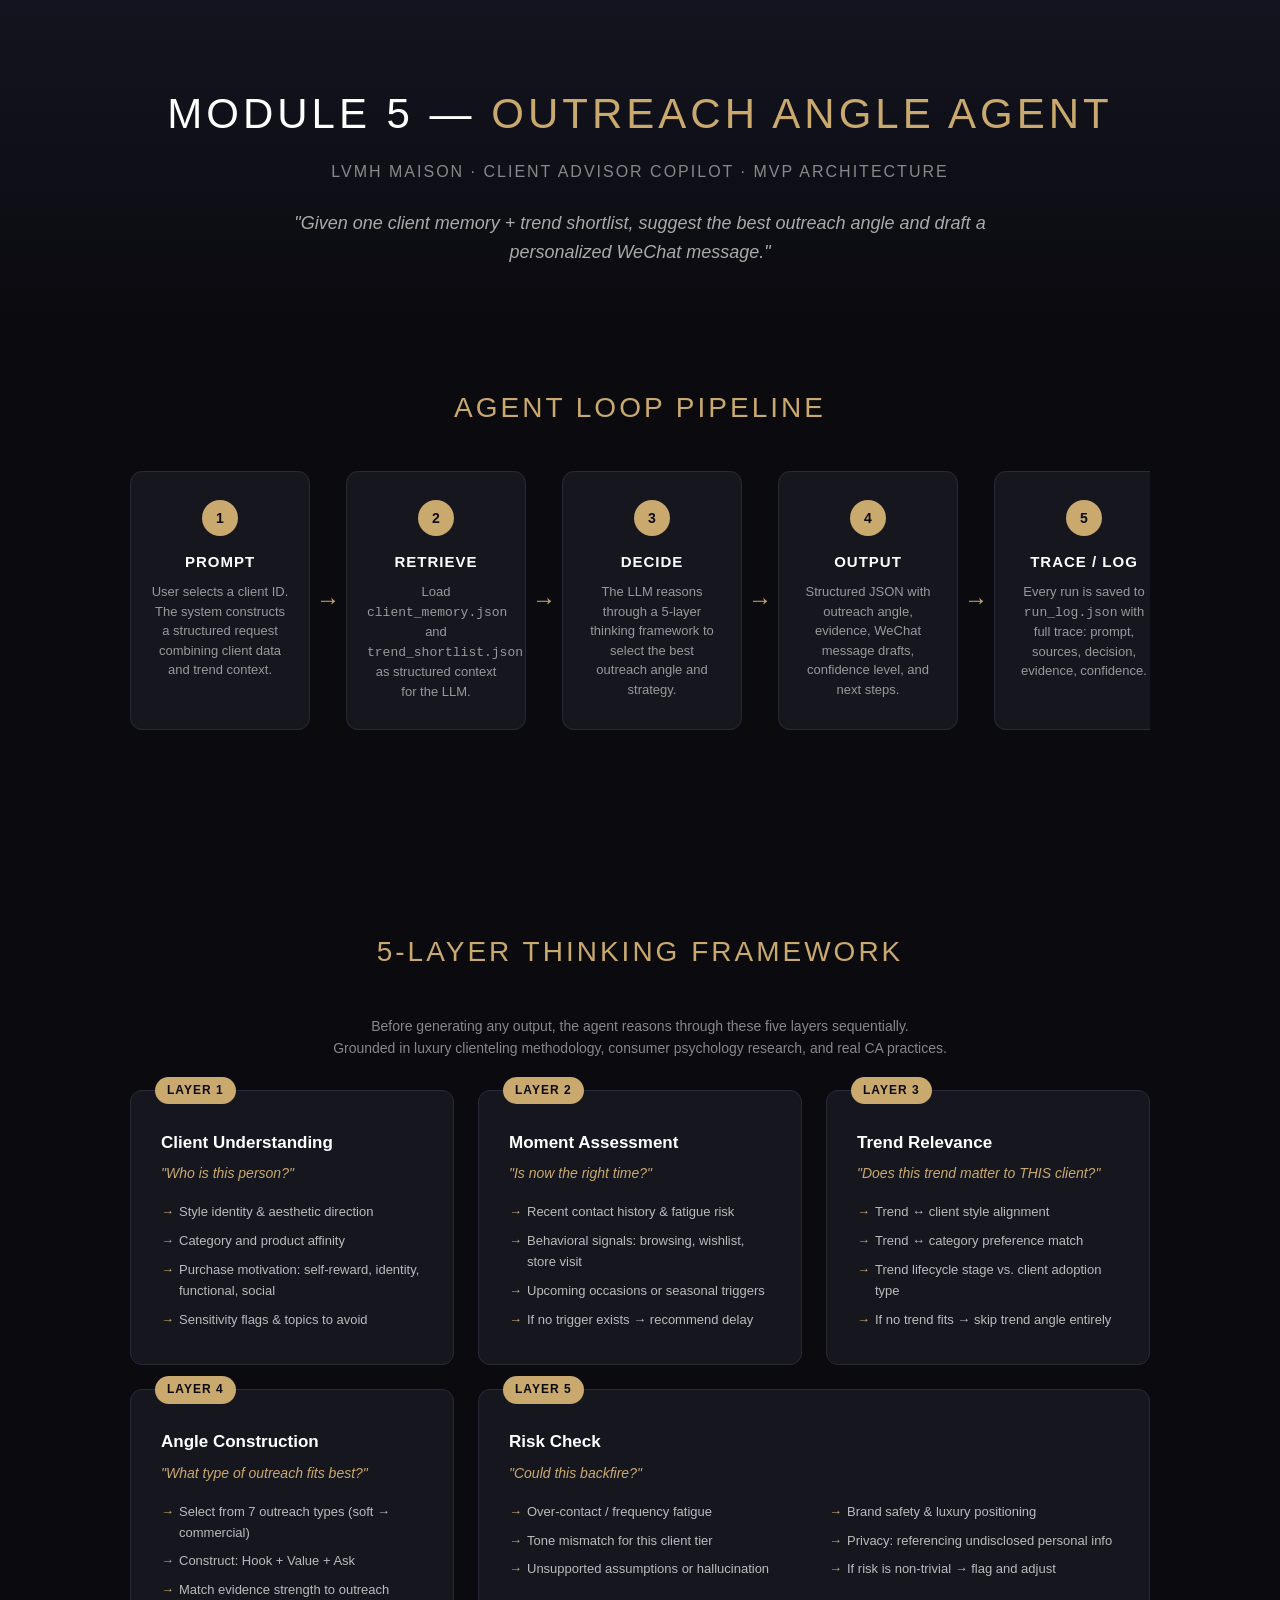
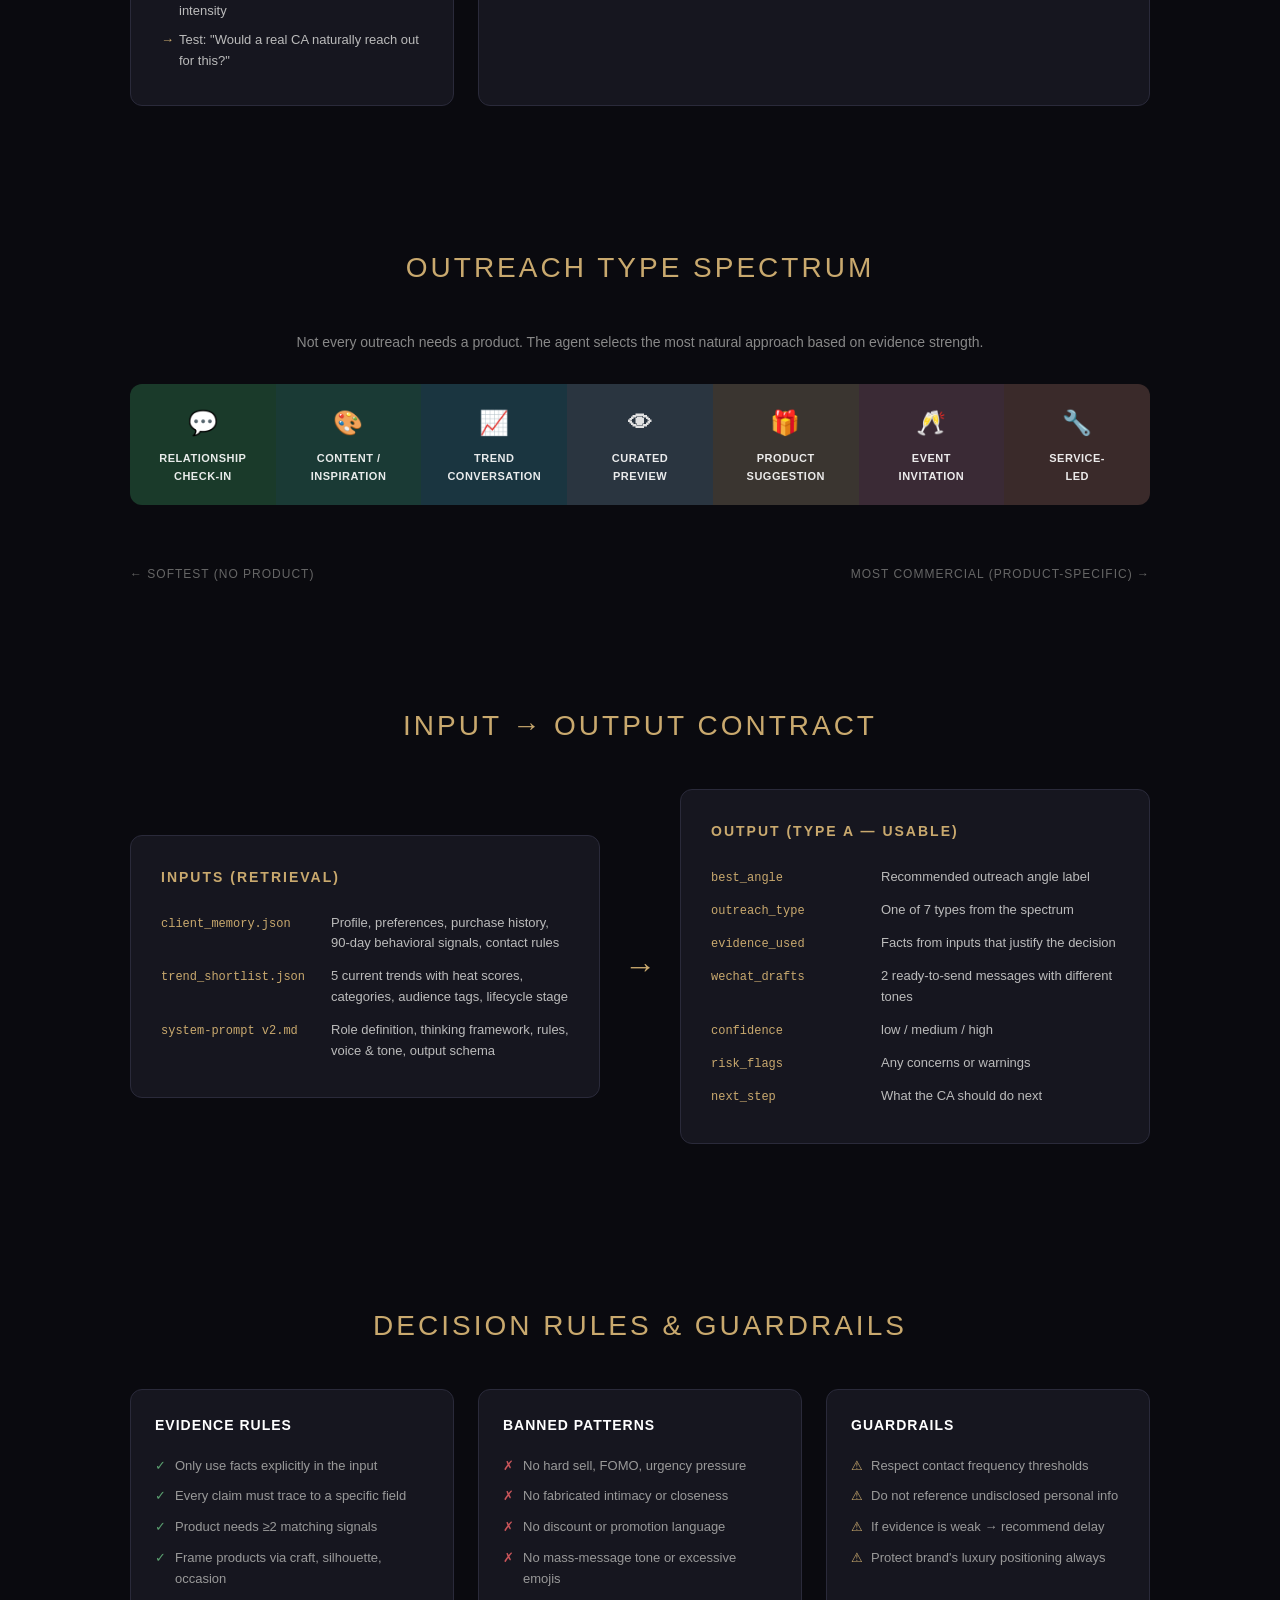
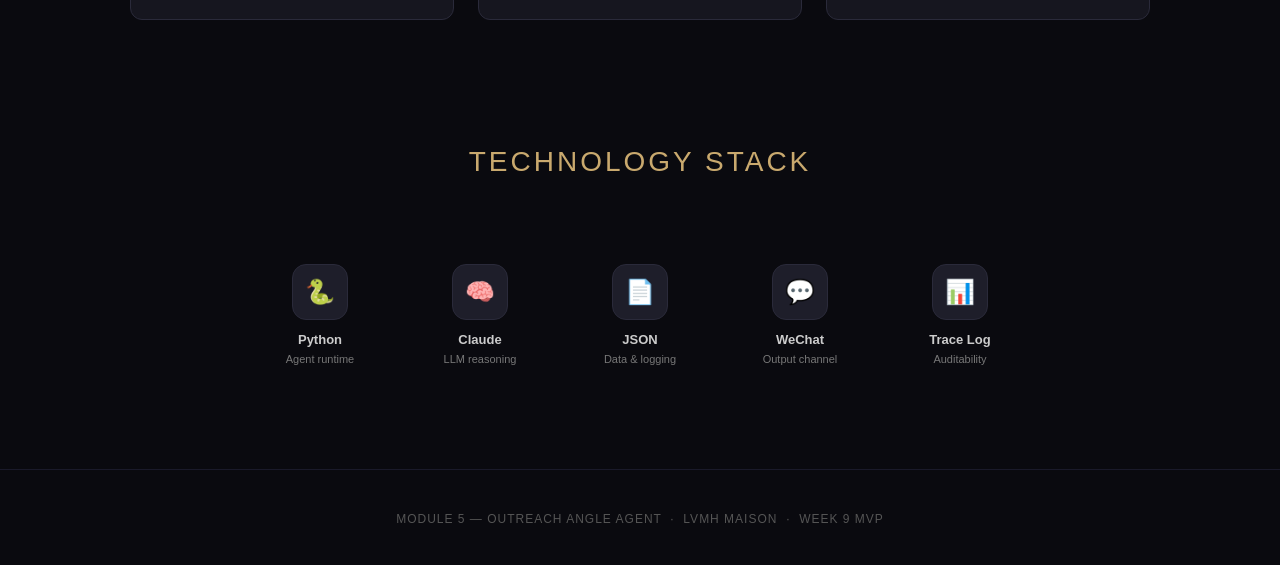
<file: docs/runlog/architecture.html>
<!DOCTYPE html>
<html lang="en">
<head>
<meta charset="UTF-8">
<meta name="viewport" content="width=device-width, initial-scale=1.0">
<title>Module 5 — Outreach Angle Agent Architecture</title>
<style>
  * { margin: 0; padding: 0; box-sizing: border-box; }
  body {
    font-family: 'Helvetica Neue', Arial, sans-serif;
    background: #0a0a0f;
    color: #e0e0e0;
    line-height: 1.6;
    overflow-x: hidden;
  }

  /* Hero */
  .hero {
    text-align: center;
    padding: 80px 40px 60px;
    background: linear-gradient(180deg, #141420 0%, #0a0a0f 100%);
  }
  .hero h1 {
    font-size: 42px;
    font-weight: 300;
    letter-spacing: 4px;
    text-transform: uppercase;
    color: #fff;
    margin-bottom: 12px;
  }
  .hero h1 span { color: #c9a96e; }
  .hero .subtitle {
    font-size: 16px;
    color: #888;
    letter-spacing: 2px;
    text-transform: uppercase;
  }
  .hero .tagline {
    margin-top: 24px;
    font-size: 18px;
    color: #aaa;
    max-width: 700px;
    margin-left: auto;
    margin-right: auto;
    font-style: italic;
  }

  /* Section */
  section {
    max-width: 1100px;
    margin: 0 auto;
    padding: 60px 40px;
  }
  section h2 {
    font-size: 28px;
    font-weight: 300;
    letter-spacing: 3px;
    text-transform: uppercase;
    color: #c9a96e;
    margin-bottom: 40px;
    text-align: center;
  }

  /* Pipeline Flow */
  .pipeline {
    display: flex;
    align-items: stretch;
    gap: 0;
    margin-bottom: 60px;
    overflow-x: auto;
    padding-bottom: 20px;
  }
  .pipe-step {
    flex: 1;
    min-width: 180px;
    background: #16161f;
    border: 1px solid #2a2a3a;
    border-radius: 12px;
    padding: 28px 20px;
    text-align: center;
    position: relative;
    transition: all 0.3s;
  }
  .pipe-step:hover {
    border-color: #c9a96e;
    transform: translateY(-4px);
    box-shadow: 0 8px 30px rgba(201,169,110,0.15);
  }
  .pipe-step .step-num {
    display: inline-block;
    width: 36px;
    height: 36px;
    line-height: 36px;
    border-radius: 50%;
    background: #c9a96e;
    color: #0a0a0f;
    font-weight: 700;
    font-size: 14px;
    margin-bottom: 14px;
  }
  .pipe-step h3 {
    font-size: 15px;
    font-weight: 600;
    color: #fff;
    margin-bottom: 8px;
    letter-spacing: 1px;
    text-transform: uppercase;
  }
  .pipe-step p {
    font-size: 13px;
    color: #999;
    line-height: 1.5;
  }
  .pipe-arrow {
    display: flex;
    align-items: center;
    padding: 0 6px;
    color: #c9a96e;
    font-size: 24px;
    flex-shrink: 0;
  }

  /* Thinking Framework */
  .framework {
    display: grid;
    grid-template-columns: repeat(auto-fit, minmax(300px, 1fr));
    gap: 24px;
    margin-bottom: 20px;
  }
  .layer-card {
    background: #16161f;
    border: 1px solid #2a2a3a;
    border-radius: 12px;
    padding: 30px;
    position: relative;
    transition: all 0.3s;
  }
  .layer-card:hover {
    border-color: #c9a96e;
    box-shadow: 0 4px 20px rgba(201,169,110,0.1);
  }
  .layer-card .layer-num {
    position: absolute;
    top: -14px;
    left: 24px;
    background: #c9a96e;
    color: #0a0a0f;
    font-size: 12px;
    font-weight: 700;
    padding: 4px 12px;
    border-radius: 20px;
    letter-spacing: 1px;
    text-transform: uppercase;
  }
  .layer-card h3 {
    font-size: 17px;
    font-weight: 600;
    color: #fff;
    margin-bottom: 6px;
    margin-top: 8px;
  }
  .layer-card .question {
    font-style: italic;
    color: #c9a96e;
    font-size: 14px;
    margin-bottom: 14px;
  }
  .layer-card ul {
    list-style: none;
    padding: 0;
  }
  .layer-card ul li {
    font-size: 13px;
    color: #bbb;
    padding: 4px 0 4px 18px;
    position: relative;
  }
  .layer-card ul li::before {
    content: '→';
    position: absolute;
    left: 0;
    color: #c9a96e;
  }

  /* Outreach Spectrum */
  .spectrum {
    display: flex;
    gap: 0;
    margin: 30px 0 60px;
    border-radius: 12px;
    overflow: hidden;
  }
  .spectrum-item {
    flex: 1;
    padding: 20px 12px;
    text-align: center;
    font-size: 11px;
    font-weight: 600;
    letter-spacing: 0.5px;
    text-transform: uppercase;
    transition: all 0.3s;
    cursor: default;
  }
  .spectrum-item:hover { transform: scaleY(1.08); }
  .spectrum-item .icon { font-size: 24px; margin-bottom: 8px; }
  .spectrum-item .label { color: rgba(255,255,255,0.9); }
  .s1 { background: #1a3a2a; }
  .s2 { background: #1a3a35; }
  .s3 { background: #1a3540; }
  .s4 { background: #2a3540; }
  .s5 { background: #3a3530; }
  .s6 { background: #3a2a35; }
  .s7 { background: #3a2a2a; }

  .spectrum-label {
    display: flex;
    justify-content: space-between;
    font-size: 12px;
    color: #666;
    text-transform: uppercase;
    letter-spacing: 1px;
    margin-top: 8px;
  }

  /* IO Cards */
  .io-grid {
    display: grid;
    grid-template-columns: 1fr 80px 1fr;
    gap: 0;
    align-items: center;
    margin-bottom: 40px;
  }
  .io-card {
    background: #16161f;
    border: 1px solid #2a2a3a;
    border-radius: 12px;
    padding: 30px;
  }
  .io-card h3 {
    font-size: 14px;
    font-weight: 600;
    color: #c9a96e;
    letter-spacing: 2px;
    text-transform: uppercase;
    margin-bottom: 18px;
  }
  .io-card .field {
    display: flex;
    align-items: baseline;
    gap: 10px;
    padding: 6px 0;
    font-size: 13px;
  }
  .io-card .field .key {
    color: #c9a96e;
    font-family: 'SF Mono', 'Fira Code', monospace;
    font-size: 12px;
    min-width: 160px;
  }
  .io-card .field .val { color: #bbb; }
  .io-arrow {
    text-align: center;
    color: #c9a96e;
    font-size: 32px;
  }

  /* Rules */
  .rules-grid {
    display: grid;
    grid-template-columns: repeat(3, 1fr);
    gap: 24px;
    margin-top: 20px;
  }
  .rule-card {
    background: #16161f;
    border: 1px solid #2a2a3a;
    border-radius: 12px;
    padding: 24px;
  }
  .rule-card h3 {
    font-size: 14px;
    color: #fff;
    font-weight: 600;
    text-transform: uppercase;
    letter-spacing: 1px;
    margin-bottom: 14px;
  }
  .rule-card ul { list-style: none; padding: 0; }
  .rule-card ul li {
    font-size: 13px;
    color: #999;
    padding: 5px 0 5px 20px;
    position: relative;
  }
  .rule-card.do li::before { content: '✓'; position: absolute; left: 0; color: #5a9e6f; }
  .rule-card.dont li::before { content: '✗'; position: absolute; left: 0; color: #c9555a; }
  .rule-card.guard li::before { content: '⚠'; position: absolute; left: 0; color: #c9a96e; }

  /* Tech Stack */
  .tech-bar {
    display: flex;
    justify-content: center;
    gap: 40px;
    padding: 40px 0;
    flex-wrap: wrap;
  }
  .tech-item {
    text-align: center;
    min-width: 120px;
  }
  .tech-item .tech-icon {
    width: 56px;
    height: 56px;
    border-radius: 14px;
    background: #1e1e2a;
    border: 1px solid #2a2a3a;
    display: flex;
    align-items: center;
    justify-content: center;
    margin: 0 auto 10px;
    font-size: 24px;
  }
  .tech-item .tech-name {
    font-size: 13px;
    color: #ccc;
    font-weight: 600;
  }
  .tech-item .tech-desc {
    font-size: 11px;
    color: #777;
  }

  /* Footer */
  footer {
    text-align: center;
    padding: 40px;
    color: #555;
    font-size: 12px;
    letter-spacing: 1px;
    border-top: 1px solid #1a1a2a;
  }

  @media (max-width: 768px) {
    .pipeline { flex-direction: column; }
    .pipe-arrow { transform: rotate(90deg); justify-content: center; padding: 8px 0; }
    .io-grid { grid-template-columns: 1fr; }
    .io-arrow { transform: rotate(90deg); padding: 10px 0; }
    .rules-grid { grid-template-columns: 1fr; }
    .framework { grid-template-columns: 1fr; }
    .spectrum { flex-direction: column; }
  }
</style>
</head>
<body>

<!-- HERO -->
<div class="hero">
  <h1>Module 5 — <span>Outreach Angle Agent</span></h1>
  <div class="subtitle">LVMH Maison · Client Advisor Copilot · MVP Architecture</div>
  <div class="tagline">"Given one client memory + trend shortlist, suggest the best outreach angle and draft a personalized WeChat message."</div>
</div>

<!-- PIPELINE -->
<section>
  <h2>Agent Loop Pipeline</h2>
  <div class="pipeline">
    <div class="pipe-step">
      <div class="step-num">1</div>
      <h3>Prompt</h3>
      <p>User selects a client ID. The system constructs a structured request combining client data and trend context.</p>
    </div>
    <div class="pipe-arrow">→</div>
    <div class="pipe-step">
      <div class="step-num">2</div>
      <h3>Retrieve</h3>
      <p>Load <code>client_memory.json</code> and <code>trend_shortlist.json</code> as structured context for the LLM.</p>
    </div>
    <div class="pipe-arrow">→</div>
    <div class="pipe-step">
      <div class="step-num">3</div>
      <h3>Decide</h3>
      <p>The LLM reasons through a 5-layer thinking framework to select the best outreach angle and strategy.</p>
    </div>
    <div class="pipe-arrow">→</div>
    <div class="pipe-step">
      <div class="step-num">4</div>
      <h3>Output</h3>
      <p>Structured JSON with outreach angle, evidence, WeChat message drafts, confidence level, and next steps.</p>
    </div>
    <div class="pipe-arrow">→</div>
    <div class="pipe-step">
      <div class="step-num">5</div>
      <h3>Trace / Log</h3>
      <p>Every run is saved to <code>run_log.json</code> with full trace: prompt, sources, decision, evidence, confidence.</p>
    </div>
    <div class="pipe-arrow">→</div>
    <div class="pipe-step">
      <div class="step-num">6</div>
      <h3>Feedback</h3>
      <p>Human evaluator (CA proxy) rates Usefulness (1–5), Trust (1–5), and provides revision notes.</p>
    </div>
  </div>
</section>

<!-- THINKING FRAMEWORK -->
<section>
  <h2>5-Layer Thinking Framework</h2>
  <p style="text-align:center; color:#888; margin-bottom:30px; font-size:14px;">
    Before generating any output, the agent reasons through these five layers sequentially.<br>
    Grounded in luxury clienteling methodology, consumer psychology research, and real CA practices.
  </p>
  <div class="framework">
    <div class="layer-card">
      <div class="layer-num">Layer 1</div>
      <h3>Client Understanding</h3>
      <div class="question">"Who is this person?"</div>
      <ul>
        <li>Style identity & aesthetic direction</li>
        <li>Category and product affinity</li>
        <li>Purchase motivation: self-reward, identity, functional, social</li>
        <li>Sensitivity flags & topics to avoid</li>
      </ul>
    </div>
    <div class="layer-card">
      <div class="layer-num">Layer 2</div>
      <h3>Moment Assessment</h3>
      <div class="question">"Is now the right time?"</div>
      <ul>
        <li>Recent contact history & fatigue risk</li>
        <li>Behavioral signals: browsing, wishlist, store visit</li>
        <li>Upcoming occasions or seasonal triggers</li>
        <li>If no trigger exists → recommend delay</li>
      </ul>
    </div>
    <div class="layer-card">
      <div class="layer-num">Layer 3</div>
      <h3>Trend Relevance</h3>
      <div class="question">"Does this trend matter to THIS client?"</div>
      <ul>
        <li>Trend ↔ client style alignment</li>
        <li>Trend ↔ category preference match</li>
        <li>Trend lifecycle stage vs. client adoption type</li>
        <li>If no trend fits → skip trend angle entirely</li>
      </ul>
    </div>
    <div class="layer-card">
      <div class="layer-num">Layer 4</div>
      <h3>Angle Construction</h3>
      <div class="question">"What type of outreach fits best?"</div>
      <ul>
        <li>Select from 7 outreach types (soft → commercial)</li>
        <li>Construct: Hook + Value + Ask</li>
        <li>Match evidence strength to outreach intensity</li>
        <li>Test: "Would a real CA naturally reach out for this?"</li>
      </ul>
    </div>
    <div class="layer-card" style="grid-column: span 2;">
      <div class="layer-num">Layer 5</div>
      <h3>Risk Check</h3>
      <div class="question">"Could this backfire?"</div>
      <ul style="column-count:2; column-gap:30px;">
        <li>Over-contact / frequency fatigue</li>
        <li>Tone mismatch for this client tier</li>
        <li>Unsupported assumptions or hallucination</li>
        <li>Brand safety & luxury positioning</li>
        <li>Privacy: referencing undisclosed personal info</li>
        <li>If risk is non-trivial → flag and adjust</li>
      </ul>
    </div>
  </div>
</section>

<!-- OUTREACH SPECTRUM -->
<section>
  <h2>Outreach Type Spectrum</h2>
  <p style="text-align:center; color:#888; margin-bottom:20px; font-size:14px;">
    Not every outreach needs a product. The agent selects the most natural approach based on evidence strength.
  </p>
  <div class="spectrum">
    <div class="spectrum-item s1"><div class="icon">💬</div><div class="label">Relationship<br>Check-in</div></div>
    <div class="spectrum-item s2"><div class="icon">🎨</div><div class="label">Content /<br>Inspiration</div></div>
    <div class="spectrum-item s3"><div class="icon">📈</div><div class="label">Trend<br>Conversation</div></div>
    <div class="spectrum-item s4"><div class="icon">👁</div><div class="label">Curated<br>Preview</div></div>
    <div class="spectrum-item s5"><div class="icon">🎁</div><div class="label">Product<br>Suggestion</div></div>
    <div class="spectrum-item s6"><div class="icon">🥂</div><div class="label">Event<br>Invitation</div></div>
    <div class="spectrum-item s7"><div class="icon">🔧</div><div class="label">Service-<br>Led</div></div>
  </div>
  <div class="spectrum-label">
    <span>← Softest (no product)</span>
    <span>Most commercial (product-specific) →</span>
  </div>
</section>

<!-- INPUT / OUTPUT -->
<section>
  <h2>Input → Output Contract</h2>
  <div class="io-grid">
    <div class="io-card">
      <h3>Inputs (Retrieval)</h3>
      <div class="field"><span class="key">client_memory.json</span><span class="val">Profile, preferences, purchase history, 90-day behavioral signals, contact rules</span></div>
      <div class="field"><span class="key">trend_shortlist.json</span><span class="val">5 current trends with heat scores, categories, audience tags, lifecycle stage</span></div>
      <div class="field"><span class="key">system-prompt v2.md</span><span class="val">Role definition, thinking framework, rules, voice & tone, output schema</span></div>
    </div>
    <div class="io-arrow">→</div>
    <div class="io-card">
      <h3>Output (Type A — Usable)</h3>
      <div class="field"><span class="key">best_angle</span><span class="val">Recommended outreach angle label</span></div>
      <div class="field"><span class="key">outreach_type</span><span class="val">One of 7 types from the spectrum</span></div>
      <div class="field"><span class="key">evidence_used</span><span class="val">Facts from inputs that justify the decision</span></div>
      <div class="field"><span class="key">wechat_drafts</span><span class="val">2 ready-to-send messages with different tones</span></div>
      <div class="field"><span class="key">confidence</span><span class="val">low / medium / high</span></div>
      <div class="field"><span class="key">risk_flags</span><span class="val">Any concerns or warnings</span></div>
      <div class="field"><span class="key">next_step</span><span class="val">What the CA should do next</span></div>
    </div>
  </div>
</section>

<!-- RULES -->
<section>
  <h2>Decision Rules & Guardrails</h2>
  <div class="rules-grid">
    <div class="rule-card do">
      <h3>Evidence Rules</h3>
      <ul>
        <li>Only use facts explicitly in the input</li>
        <li>Every claim must trace to a specific field</li>
        <li>Product needs ≥2 matching signals</li>
        <li>Frame products via craft, silhouette, occasion</li>
      </ul>
    </div>
    <div class="rule-card dont">
      <h3>Banned Patterns</h3>
      <ul>
        <li>No hard sell, FOMO, urgency pressure</li>
        <li>No fabricated intimacy or closeness</li>
        <li>No discount or promotion language</li>
        <li>No mass-message tone or excessive emojis</li>
      </ul>
    </div>
    <div class="rule-card guard">
      <h3>Guardrails</h3>
      <ul>
        <li>Respect contact frequency thresholds</li>
        <li>Do not reference undisclosed personal info</li>
        <li>If evidence is weak → recommend delay</li>
        <li>Protect brand's luxury positioning always</li>
      </ul>
    </div>
  </div>
</section>

<!-- TECH STACK -->
<section>
  <h2>Technology Stack</h2>
  <div class="tech-bar">
    <div class="tech-item">
      <div class="tech-icon">🐍</div>
      <div class="tech-name">Python</div>
      <div class="tech-desc">Agent runtime</div>
    </div>
    <div class="tech-item">
      <div class="tech-icon">🧠</div>
      <div class="tech-name">Claude</div>
      <div class="tech-desc">LLM reasoning</div>
    </div>
    <div class="tech-item">
      <div class="tech-icon">📄</div>
      <div class="tech-name">JSON</div>
      <div class="tech-desc">Data & logging</div>
    </div>
    <div class="tech-item">
      <div class="tech-icon">💬</div>
      <div class="tech-name">WeChat</div>
      <div class="tech-desc">Output channel</div>
    </div>
    <div class="tech-item">
      <div class="tech-icon">📊</div>
      <div class="tech-name">Trace Log</div>
      <div class="tech-desc">Auditability</div>
    </div>
  </div>
</section>

<!-- FOOTER -->
<footer>
  MODULE 5 — OUTREACH ANGLE AGENT &nbsp;·&nbsp; LVMH MAISON &nbsp;·&nbsp; WEEK 9 MVP
</footer>

</body>
</html>
</file>
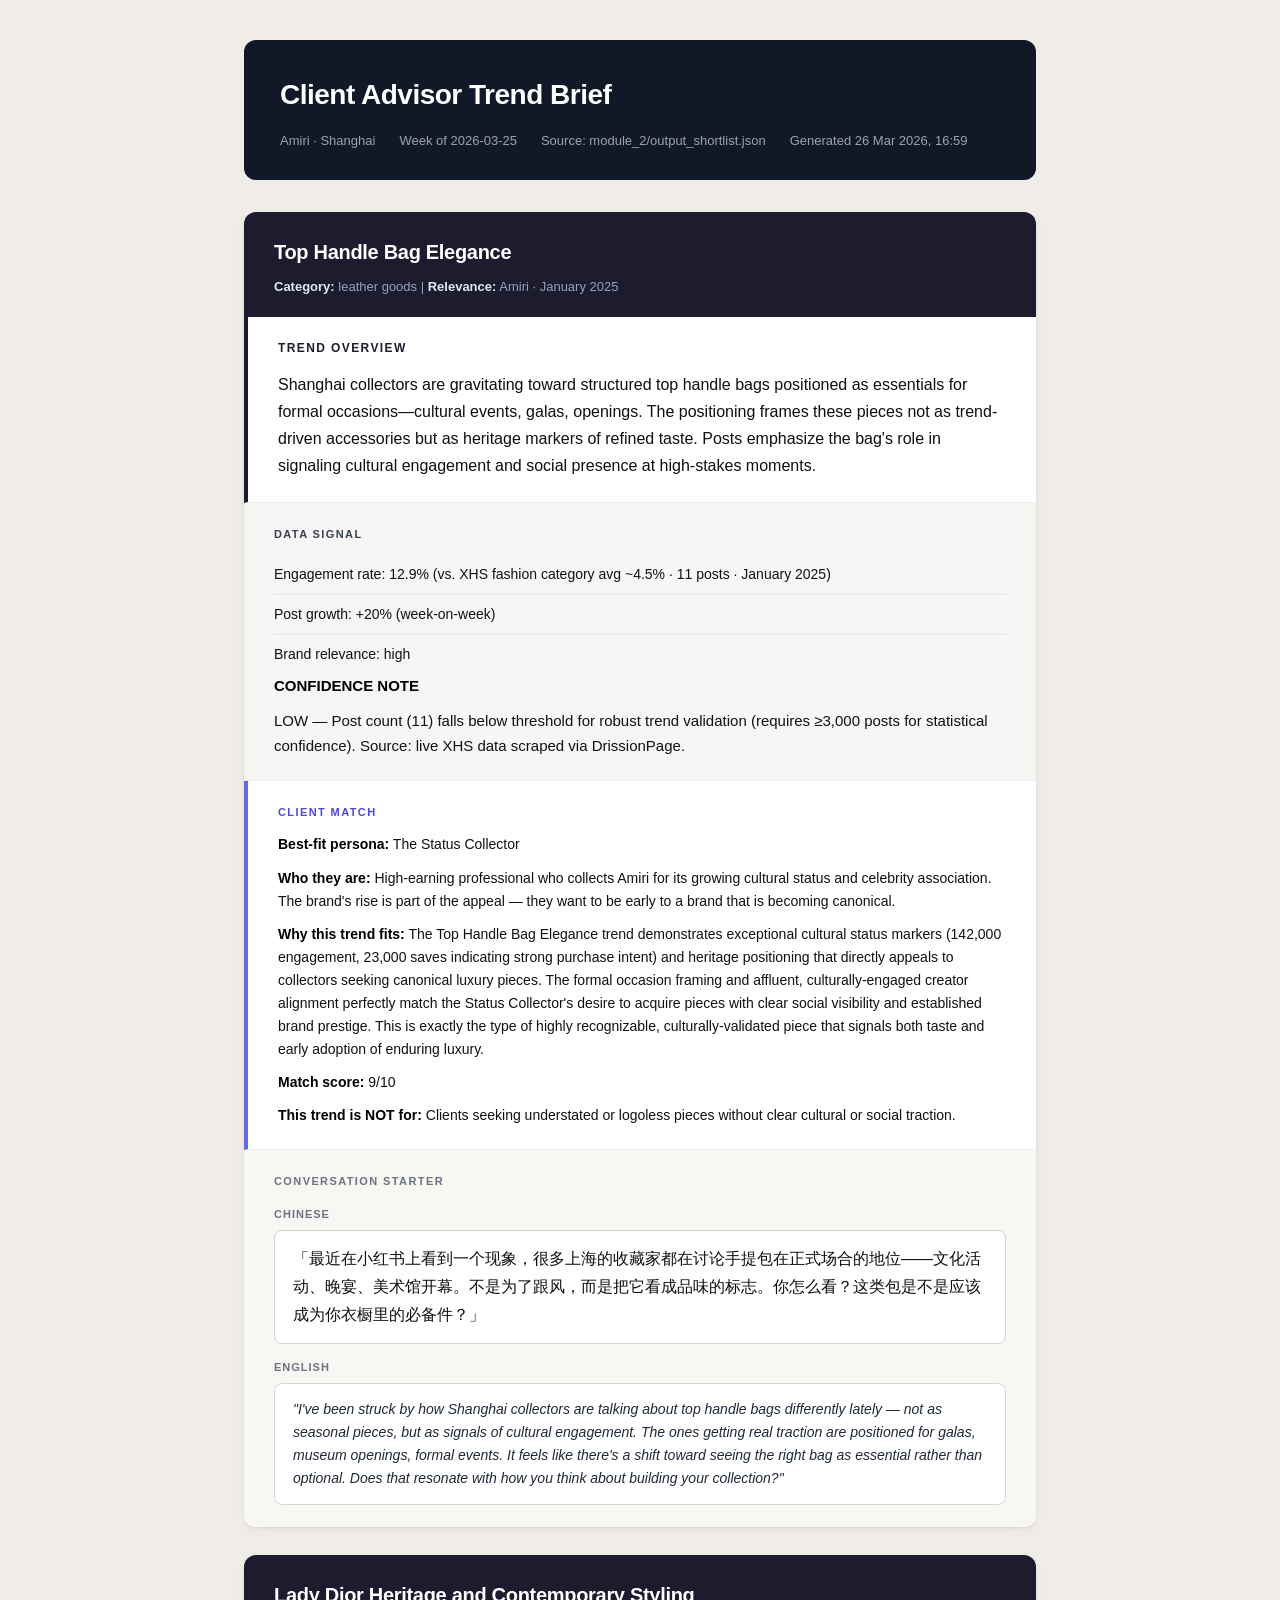
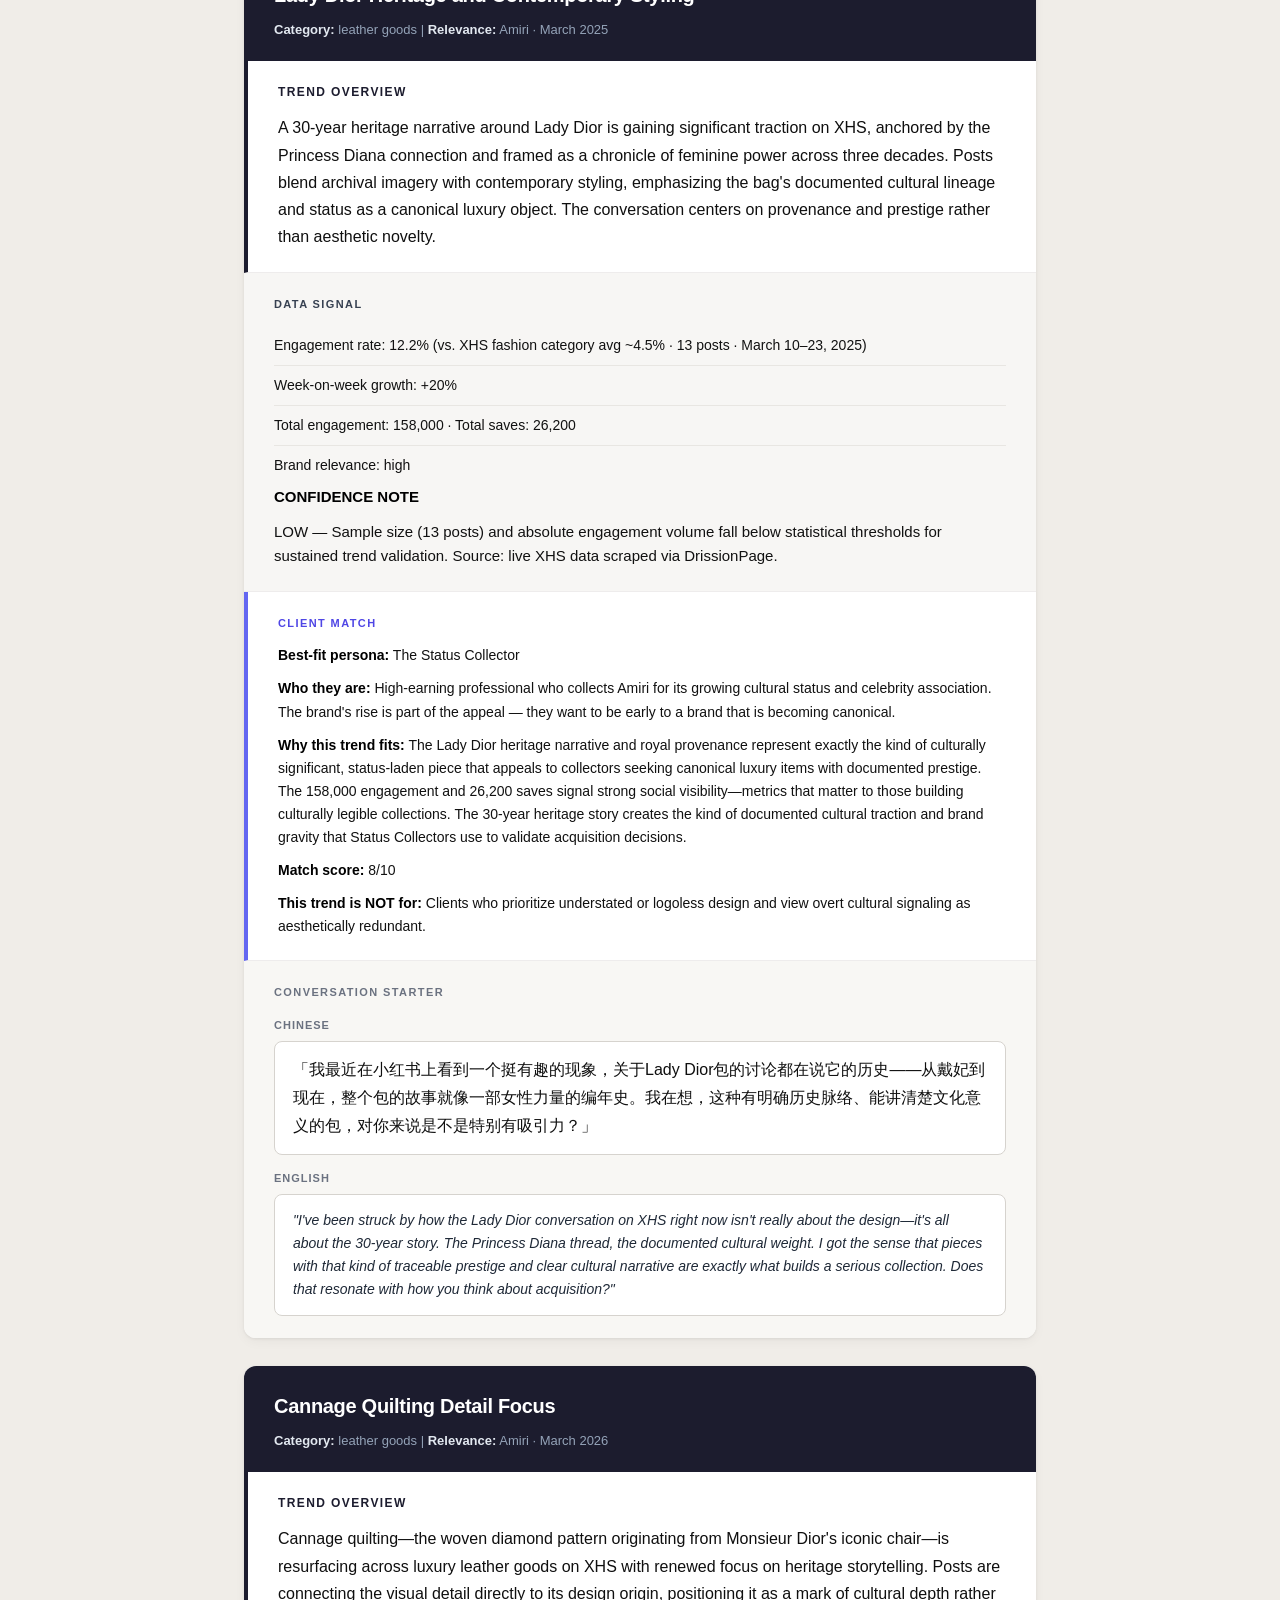
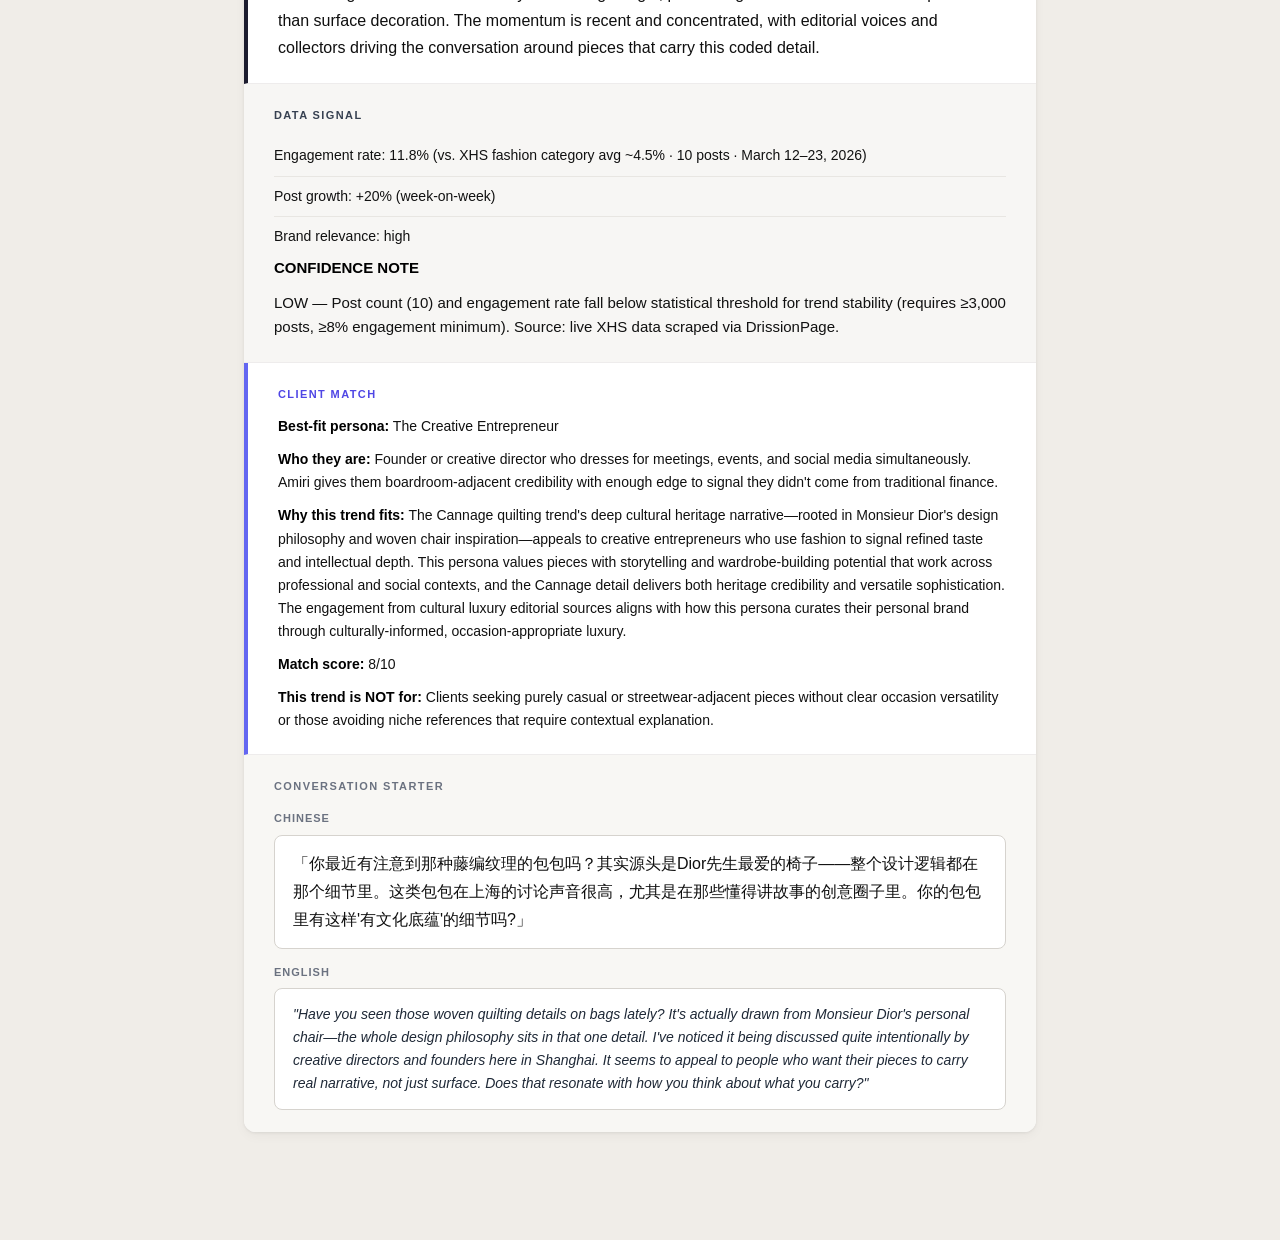
<file: module_3/trend_brief_agent/trend_cards_amiri_shanghai.html>
<!DOCTYPE html>
<html lang="en">
<head>
<meta charset="UTF-8">
<meta name="viewport" content="width=device-width, initial-scale=1.0">
<title>CA Trend Brief — Amiri Shanghai</title>
<style>
  *, *::before, *::after { box-sizing: border-box; margin: 0; padding: 0; }
  body {
    font-family: -apple-system, BlinkMacSystemFont, "Segoe UI", Helvetica, Arial, sans-serif;
    background: #f0ede8;
    color: #111111;
    font-size: 15px;
    line-height: 1.65;
  }
  .page { max-width: 840px; margin: 0 auto; padding: 40px 24px 80px; }

  /* Header */
  .brief-header {
    background: #111827;
    color: #fff;
    border-radius: 12px;
    padding: 32px 36px 28px;
    margin-bottom: 32px;
  }
  .brief-header h1 {
    font-size: 28px;
    font-weight: 700;
    letter-spacing: -0.5px;
    margin-bottom: 12px;
  }
  .brief-meta {
    display: flex;
    gap: 24px;
    font-size: 13px;
    color: #9ca3af;
    flex-wrap: wrap;
  }
  .brief-meta span { display: flex; align-items: center; gap: 6px; }

  /* Banner */
  .banner {
    background: #fef3c7;
    border: 1px solid #fcd34d;
    border-radius: 8px;
    padding: 10px 16px;
    font-size: 14px;
    color: #92400e;
    margin-bottom: 24px;
  }

  /* Card */
  .card {
    background: #fff;
    border-radius: 12px;
    box-shadow: 0 1px 3px rgba(0,0,0,0.07), 0 4px 12px rgba(0,0,0,0.04);
    margin-bottom: 28px;
    overflow: hidden;
  }

  /* Card header */
  .card-header {
    background: #1c1c2e;
    color: #fff;
    padding: 24px 30px 20px;
  }
  .card-title {
    font-size: 20px;
    font-weight: 700;
    letter-spacing: -0.3px;
    margin-bottom: 7px;
  }
  .card-meta {
    font-size: 13px;
    color: #94a3b8;
  }
  .card-meta strong { color: #e2e8f0; font-weight: 600; }

  /* Sections */
  .section {
    padding: 22px 30px;
    border-bottom: 1px solid #eeecec;
  }
  .section:last-child { border-bottom: none; }
  .section-label {
    font-size: 11px;
    font-weight: 700;
    letter-spacing: 1.4px;
    text-transform: uppercase;
    color: #6b7280;
    margin-bottom: 12px;
  }
  .section p { margin-bottom: 10px; color: #111111; font-size: 15px; line-height: 1.65; }
  .section p:last-child { margin-bottom: 0; }
  .section strong { color: #000; font-weight: 700; }

  /* Trend overview — largest, most prominent */
  .section-overview { background: #fff; border-left: 4px solid #1c1c2e; }
  .section-overview .section-label { color: #1c1c2e; font-size: 12px; }
  .section-overview p { font-size: 16px; color: #0f0f0f; line-height: 1.7; font-weight: 400; }

  /* Data signal */
  .section-data { background: #f7f6f4; }
  .section-data .section-label { color: #374151; }
  .section-data ul { list-style: none; padding: 0; }
  .section-data li {
    padding: 8px 0;
    border-bottom: 1px solid #e8e6e2;
    font-size: 14px;
    color: #111111;
    font-weight: 500;
  }
  .section-data li:last-child { border-bottom: none; }
  .section-data code {
    background: #e8e6e2;
    padding: 2px 6px;
    border-radius: 4px;
    font-size: 13px;
    font-family: "SF Mono", "Fira Code", monospace;
    color: #111111;
  }

  /* Brand relevance pill inside data section */
  .section-data li strong {
    color: #000;
    font-weight: 700;
  }

  /* Client match */
  .section-client { border-left: 4px solid #6366f1; }
  .section-client .section-label { color: #4f46e5; }
  .section-client p { font-size: 14px; color: #111111; }

  /* Conversation starter */
  .section-starter { background: #f8f7f4; }
  .starter-label {
    font-size: 11px;
    font-weight: 700;
    letter-spacing: 1px;
    text-transform: uppercase;
    color: #6b7280;
    margin: 14px 0 7px;
  }
  .starter-label:first-child { margin-top: 0; }
  .starter-chinese {
    background: #fff;
    border: 1px solid #d6d3ce;
    border-radius: 8px;
    padding: 14px 18px;
    font-size: 16px;
    line-height: 1.75;
    color: #0f0f0f;
    margin-bottom: 6px;
    font-weight: 400;
  }
  .starter-english {
    background: #fff;
    border: 1px solid #d6d3ce;
    border-radius: 8px;
    padding: 14px 18px;
    font-size: 14px;
    color: #1f2937;
    font-style: italic;
    line-height: 1.65;
  }

  /* Mobile */
  @media (max-width: 640px) {
    .page { padding: 16px 12px 60px; }
    .brief-header { padding: 22px 20px 18px; border-radius: 10px; }
    .brief-header h1 { font-size: 22px; }
    .brief-meta { font-size: 12px; gap: 12px; }
    .card { border-radius: 10px; margin-bottom: 20px; }
    .card-header { padding: 18px 20px 14px; }
    .card-title { font-size: 17px; }
    .section { padding: 16px 20px; }
    .section p { font-size: 14px; }
    .section-overview p { font-size: 15px; }
    .section-data li { font-size: 13px; }
    .starter-chinese { font-size: 15px; padding: 12px 14px; }
    .starter-english { font-size: 13px; padding: 12px 14px; }
  }

  /* Print */
  @media print {
    body { background: #fff; }
    .page { padding: 0; max-width: 100%; }
    .card { box-shadow: none; border: 1px solid #e5e7eb; break-inside: avoid; }
    .brief-header { border-radius: 0; }
  }
</style>
</head>
<body>
<div class="page">
  <div class="brief-header">
    <h1>Client Advisor Trend Brief</h1>
    <div class="brief-meta">
      <span>Amiri · Shanghai</span>
      <span>Week of 2026-03-25</span>
      <span>Source: module_2/output_shortlist.json</span>
      <span>Generated 26 Mar 2026, 16:59</span>
    </div>
  </div>
  
  <div class="card" id="t18"><div class="card-header"><div class="card-title">Top Handle Bag Elegance</div><div class="card-meta"><strong>Category:</strong> leather goods | <strong>Relevance:</strong> Amiri · January 2025</div></div><div class="section section-overview"><div class="section-label">TREND OVERVIEW</div><p>Shanghai collectors are gravitating toward structured top handle bags positioned as essentials for formal occasions—cultural events, galas, openings. The positioning frames these pieces not as trend-driven accessories but as heritage markers of refined taste. Posts emphasize the bag&#x27;s role in signaling cultural engagement and social presence at high-stakes moments.</p></div><div class="section section-data"><div class="section-label">DATA SIGNAL</div><ul>
<li>Engagement rate: 12.9% (vs. XHS fashion category avg ~4.5% · 11 posts · January 2025)</li>
<li>Post growth: +20% (week-on-week)</li>
<li>Brand relevance: high</li>
</ul>
<p><strong>CONFIDENCE NOTE</strong></p>
<p>LOW — Post count (11) falls below threshold for robust trend validation (requires ≥3,000 posts for statistical confidence). Source: live XHS data scraped via DrissionPage.</p></div><div class="section section-client"><div class="section-label">CLIENT MATCH</div><p><strong>Best-fit persona:</strong> The Status Collector</p>
<p><strong>Who they are:</strong> High-earning professional who collects Amiri for its growing cultural status and celebrity association. The brand&#x27;s rise is part of the appeal — they want to be early to a brand that is becoming canonical.</p>
<p><strong>Why this trend fits:</strong> The Top Handle Bag Elegance trend demonstrates exceptional cultural status markers (142,000 engagement, 23,000 saves indicating strong purchase intent) and heritage positioning that directly appeals to collectors seeking canonical luxury pieces. The formal occasion framing and affluent, culturally-engaged creator alignment perfectly match the Status Collector&#x27;s desire to acquire pieces with clear social visibility and established brand prestige. This is exactly the type of highly recognizable, culturally-validated piece that signals both taste and early adoption of enduring luxury.</p>
<p><strong>Match score:</strong> 9/10</p>
<p><strong>This trend is NOT for:</strong> Clients seeking understated or logoless pieces without clear cultural or social traction.</p></div><div class="section section-starter"><div class="section-label">CONVERSATION STARTER</div><div class="starter-label">Chinese</div><div class="starter-chinese">「最近在小红书上看到一个现象，很多上海的收藏家都在讨论手提包在正式场合的地位——文化活动、晚宴、美术馆开幕。不是为了跟风，而是把它看成品味的标志。你怎么看？这类包是不是应该成为你衣橱里的必备件？」</div><div class="starter-label">English</div><div class="starter-english">"I&#x27;ve been struck by how Shanghai collectors are talking about top handle bags differently lately — not as seasonal pieces, but as signals of cultural engagement. The ones getting real traction are positioned for galas, museum openings, formal events. It feels like there&#x27;s a shift toward seeing the right bag as essential rather than optional. Does that resonate with how you think about building your collection?"</div></div></div>
<div class="card" id="t20"><div class="card-header"><div class="card-title">Lady Dior Heritage and Contemporary Styling</div><div class="card-meta"><strong>Category:</strong> leather goods | <strong>Relevance:</strong> Amiri · March 2025</div></div><div class="section section-overview"><div class="section-label">TREND OVERVIEW</div><p>A 30-year heritage narrative around Lady Dior is gaining significant traction on XHS, anchored by the Princess Diana connection and framed as a chronicle of feminine power across three decades. Posts blend archival imagery with contemporary styling, emphasizing the bag&#x27;s documented cultural lineage and status as a canonical luxury object. The conversation centers on provenance and prestige rather than aesthetic novelty.</p></div><div class="section section-data"><div class="section-label">DATA SIGNAL</div><ul>
<li>Engagement rate: 12.2% (vs. XHS fashion category avg ~4.5% · 13 posts · March 10–23, 2025)</li>
<li>Week-on-week growth: +20%</li>
<li>Total engagement: 158,000 · Total saves: 26,200</li>
<li>Brand relevance: high</li>
</ul>
<p><strong>CONFIDENCE NOTE</strong></p>
<p>LOW — Sample size (13 posts) and absolute engagement volume fall below statistical thresholds for sustained trend validation. Source: live XHS data scraped via DrissionPage.</p></div><div class="section section-client"><div class="section-label">CLIENT MATCH</div><p><strong>Best-fit persona:</strong> The Status Collector</p>
<p><strong>Who they are:</strong> High-earning professional who collects Amiri for its growing cultural status and celebrity association. The brand&#x27;s rise is part of the appeal — they want to be early to a brand that is becoming canonical.</p>
<p><strong>Why this trend fits:</strong> The Lady Dior heritage narrative and royal provenance represent exactly the kind of culturally significant, status-laden piece that appeals to collectors seeking canonical luxury items with documented prestige. The 158,000 engagement and 26,200 saves signal strong social visibility—metrics that matter to those building culturally legible collections. The 30-year heritage story creates the kind of documented cultural traction and brand gravity that Status Collectors use to validate acquisition decisions.</p>
<p><strong>Match score:</strong> 8/10</p>
<p><strong>This trend is NOT for:</strong> Clients who prioritize understated or logoless design and view overt cultural signaling as aesthetically redundant.</p></div><div class="section section-starter"><div class="section-label">CONVERSATION STARTER</div><div class="starter-label">Chinese</div><div class="starter-chinese">「我最近在小红书上看到一个挺有趣的现象，关于Lady Dior包的讨论都在说它的历史——从戴妃到现在，整个包的故事就像一部女性力量的编年史。我在想，这种有明确历史脉络、能讲清楚文化意义的包，对你来说是不是特别有吸引力？」</div><div class="starter-label">English</div><div class="starter-english">"I&#x27;ve been struck by how the Lady Dior conversation on XHS right now isn&#x27;t really about the design—it&#x27;s all about the 30-year story. The Princess Diana thread, the documented cultural weight. I got the sense that pieces with that kind of traceable prestige and clear cultural narrative are exactly what builds a serious collection. Does that resonate with how you think about acquisition?"</div></div></div>
<div class="card" id="t19"><div class="card-header"><div class="card-title">Cannage Quilting Detail Focus</div><div class="card-meta"><strong>Category:</strong> leather goods | <strong>Relevance:</strong> Amiri · March 2026</div></div><div class="section section-overview"><div class="section-label">TREND OVERVIEW</div><p>Cannage quilting—the woven diamond pattern originating from Monsieur Dior&#x27;s iconic chair—is resurfacing across luxury leather goods on XHS with renewed focus on heritage storytelling. Posts are connecting the visual detail directly to its design origin, positioning it as a mark of cultural depth rather than surface decoration. The momentum is recent and concentrated, with editorial voices and collectors driving the conversation around pieces that carry this coded detail.</p></div><div class="section section-data"><div class="section-label">DATA SIGNAL</div><ul>
<li>Engagement rate: 11.8% (vs. XHS fashion category avg ~4.5% · 10 posts · March 12–23, 2026)</li>
<li>Post growth: +20% (week-on-week)</li>
<li>Brand relevance: high</li>
</ul>
<p><strong>CONFIDENCE NOTE</strong></p>
<p>LOW — Post count (10) and engagement rate fall below statistical threshold for trend stability (requires ≥3,000 posts, ≥8% engagement minimum). Source: live XHS data scraped via DrissionPage.</p></div><div class="section section-client"><div class="section-label">CLIENT MATCH</div><p><strong>Best-fit persona:</strong> The Creative Entrepreneur</p>
<p><strong>Who they are:</strong> Founder or creative director who dresses for meetings, events, and social media simultaneously. Amiri gives them boardroom-adjacent credibility with enough edge to signal they didn&#x27;t come from traditional finance.</p>
<p><strong>Why this trend fits:</strong> The Cannage quilting trend&#x27;s deep cultural heritage narrative—rooted in Monsieur Dior&#x27;s design philosophy and woven chair inspiration—appeals to creative entrepreneurs who use fashion to signal refined taste and intellectual depth. This persona values pieces with storytelling and wardrobe-building potential that work across professional and social contexts, and the Cannage detail delivers both heritage credibility and versatile sophistication. The engagement from cultural luxury editorial sources aligns with how this persona curates their personal brand through culturally-informed, occasion-appropriate luxury.</p>
<p><strong>Match score:</strong> 8/10</p>
<p><strong>This trend is NOT for:</strong> Clients seeking purely casual or streetwear-adjacent pieces without clear occasion versatility or those avoiding niche references that require contextual explanation.</p></div><div class="section section-starter"><div class="section-label">CONVERSATION STARTER</div><div class="starter-label">Chinese</div><div class="starter-chinese">「你最近有注意到那种藤编纹理的包包吗？其实源头是Dior先生最爱的椅子——整个设计逻辑都在那个细节里。这类包包在上海的讨论声音很高，尤其是在那些懂得讲故事的创意圈子里。你的包包里有这样&#x27;有文化底蕴&#x27;的细节吗?」</div><div class="starter-label">English</div><div class="starter-english">"Have you seen those woven quilting details on bags lately? It&#x27;s actually drawn from Monsieur Dior&#x27;s personal chair—the whole design philosophy sits in that one detail. I&#x27;ve noticed it being discussed quite intentionally by creative directors and founders here in Shanghai. It seems to appeal to people who want their pieces to carry real narrative, not just surface. Does that resonate with how you think about what you carry?"</div></div></div>
</div>
</body>
</html>
</file>
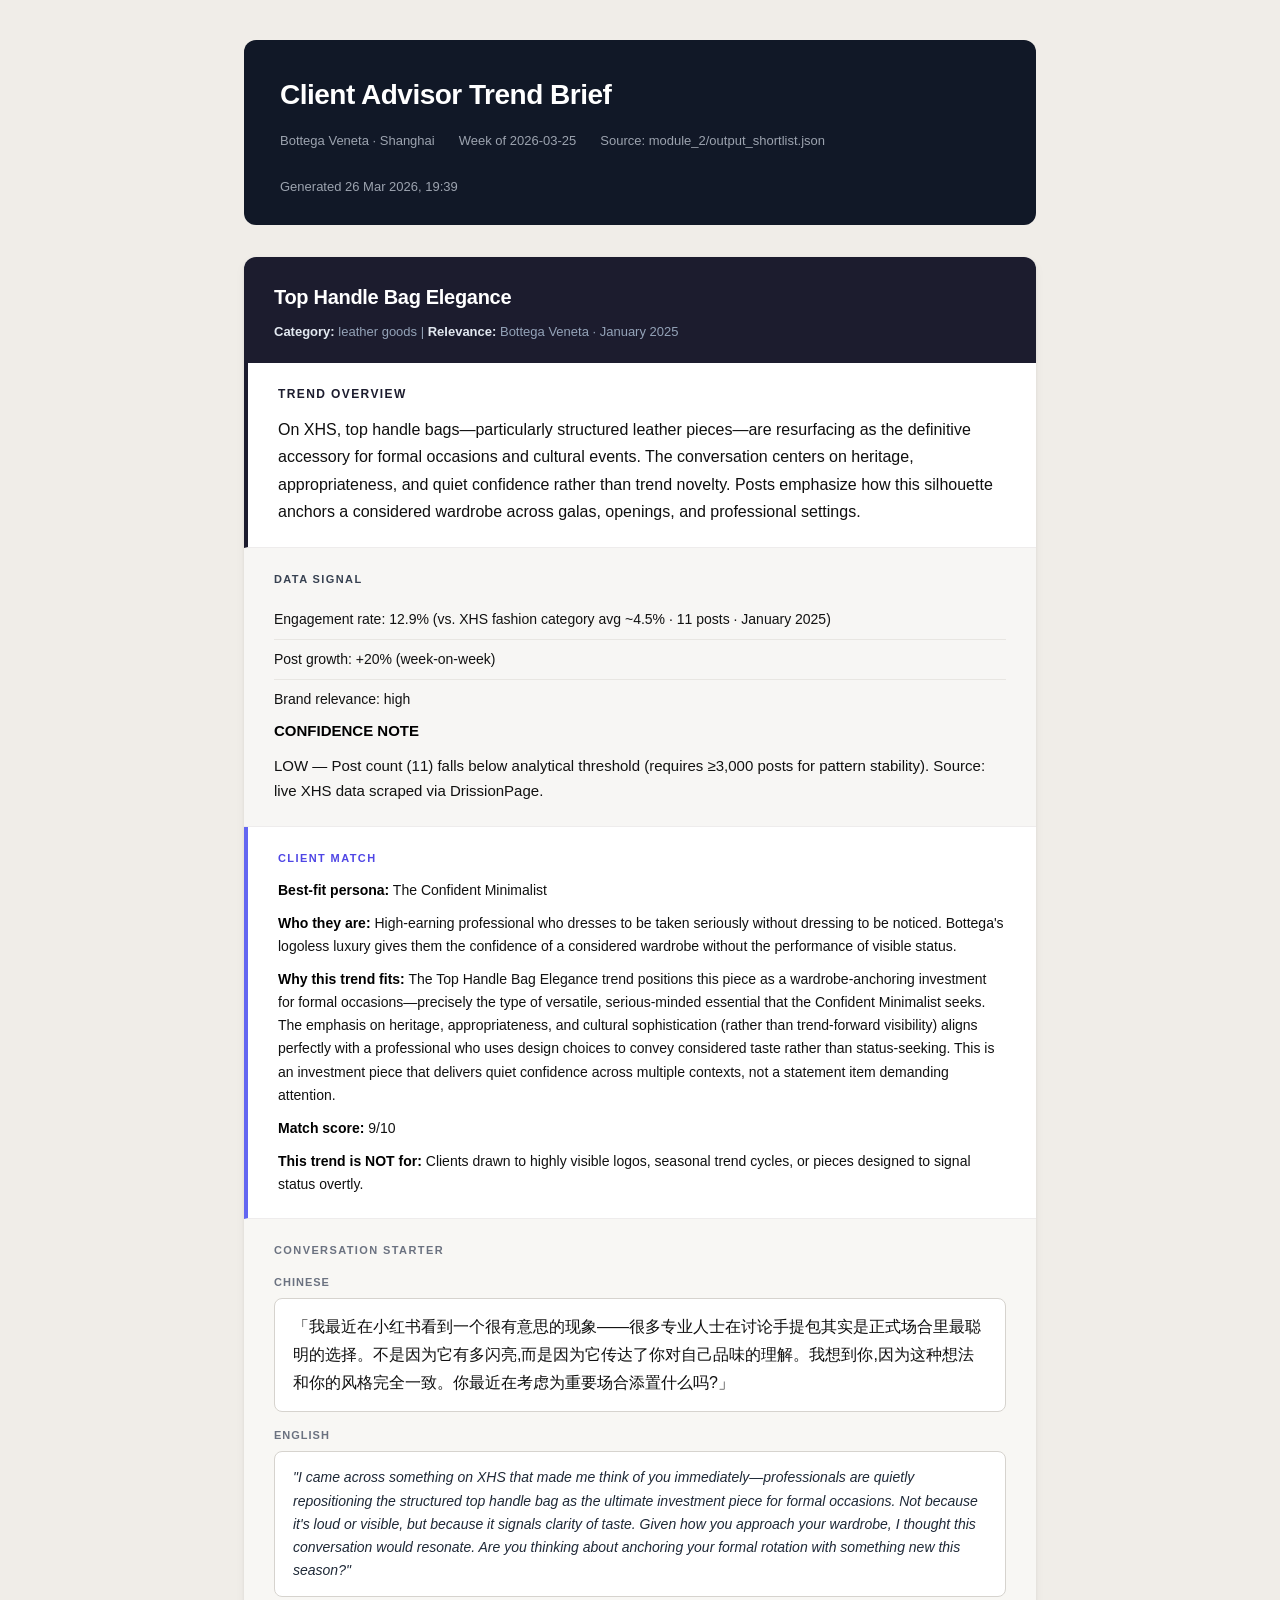
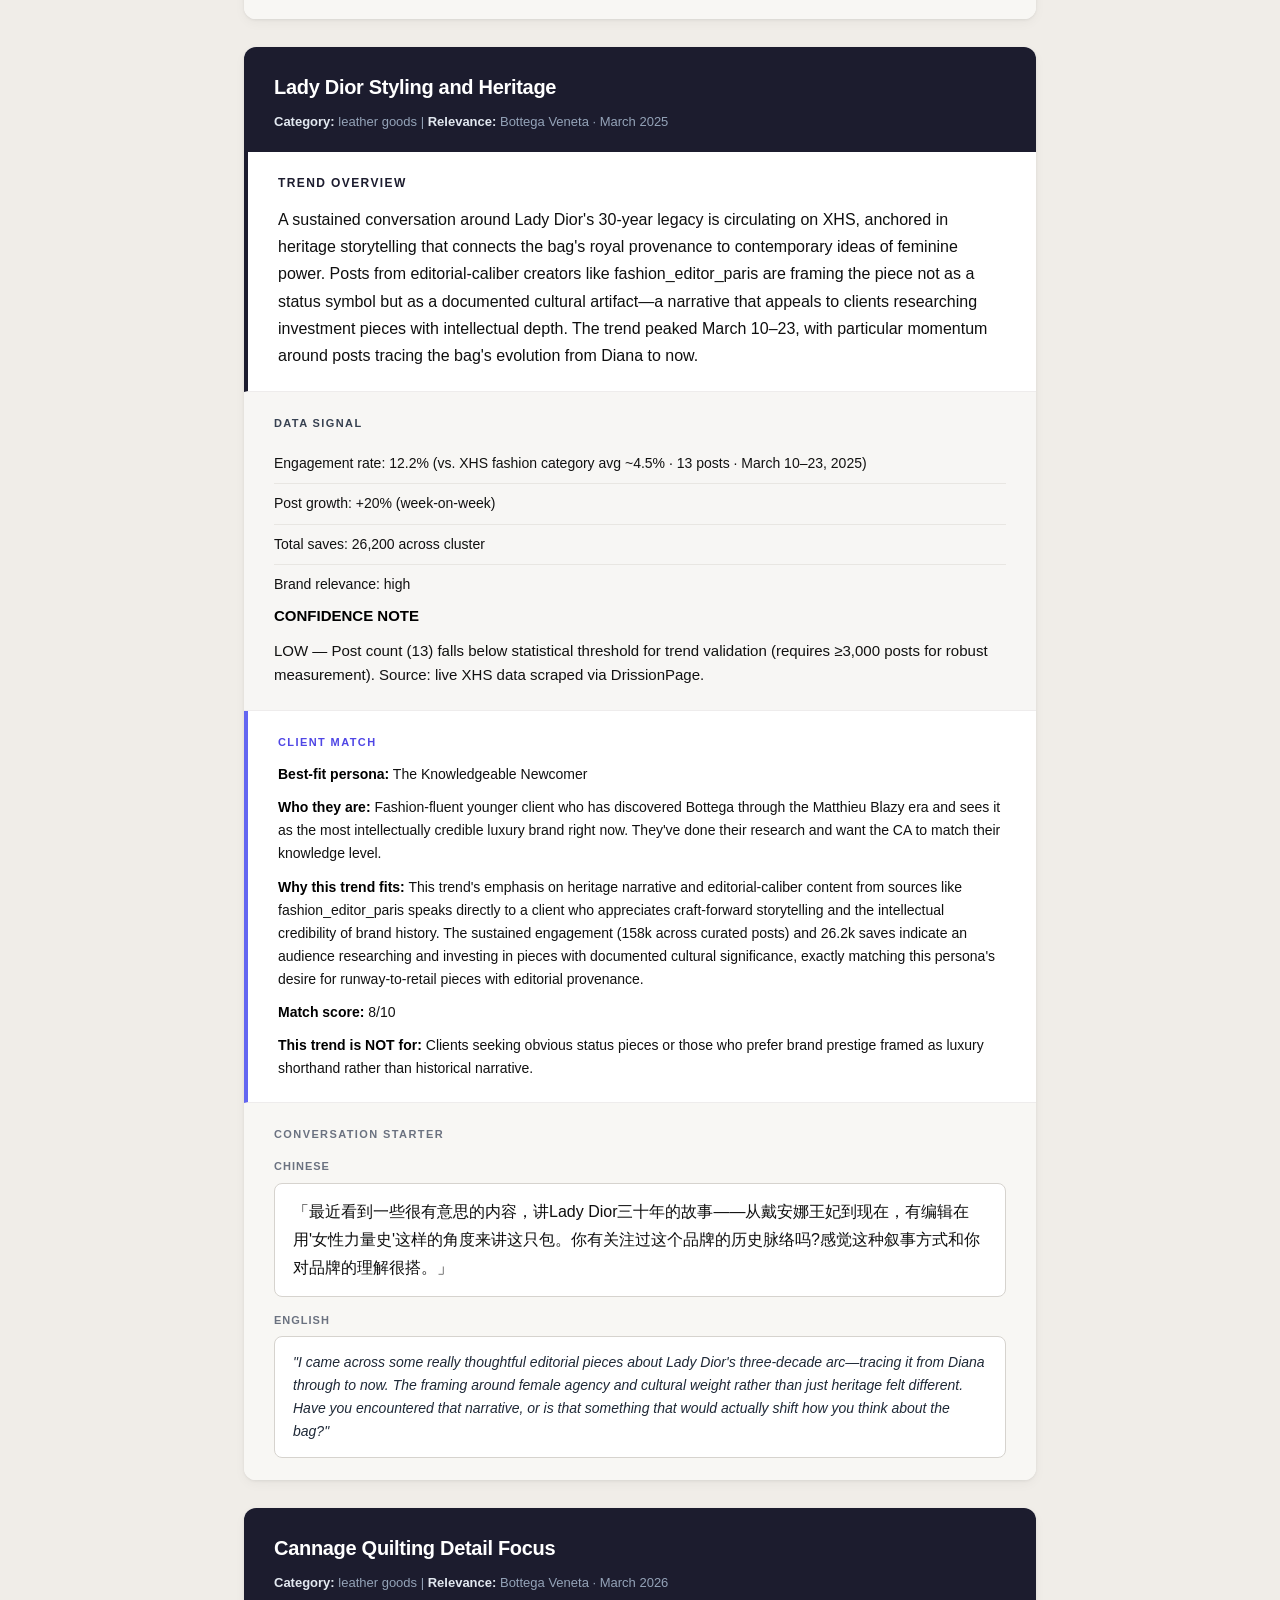
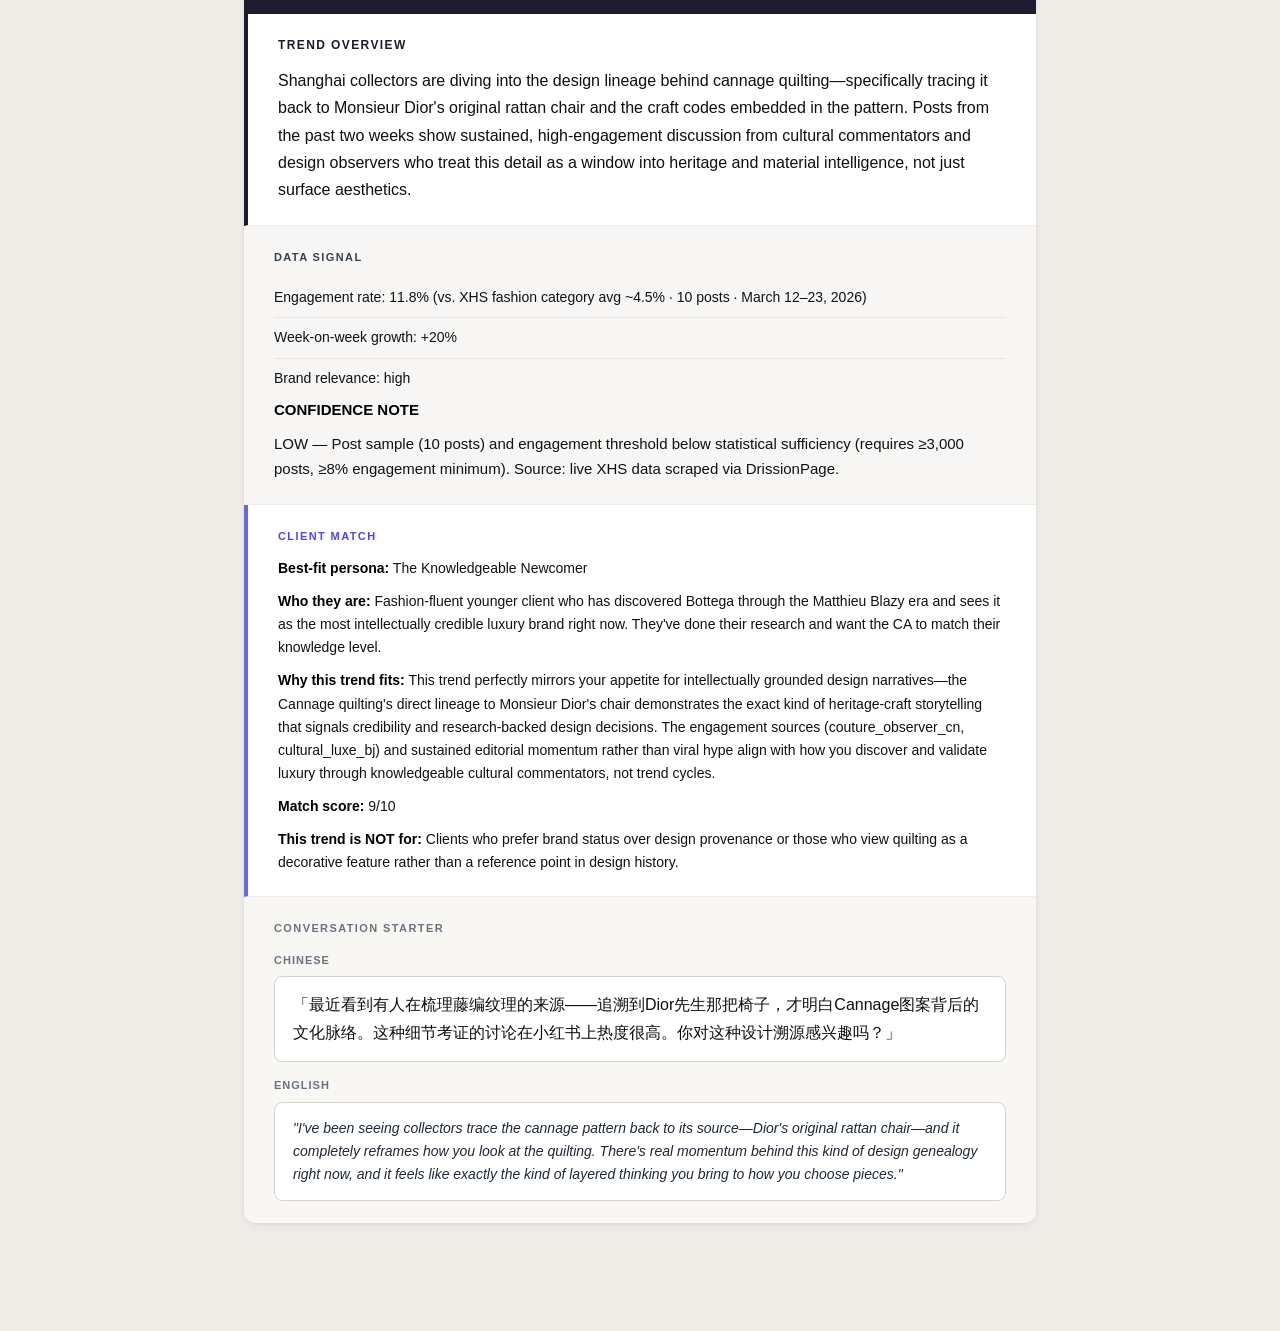
<file: module_3/trend_brief_agent/trend_cards_bottega_veneta_shanghai.html>
<!DOCTYPE html>
<html lang="en">
<head>
<meta charset="UTF-8">
<meta name="viewport" content="width=device-width, initial-scale=1.0">
<title>CA Trend Brief — Bottega Veneta Shanghai</title>
<style>
  *, *::before, *::after { box-sizing: border-box; margin: 0; padding: 0; }
  body {
    font-family: -apple-system, BlinkMacSystemFont, "Segoe UI", Helvetica, Arial, sans-serif;
    background: #f0ede8;
    color: #111111;
    font-size: 15px;
    line-height: 1.65;
  }
  .page { max-width: 840px; margin: 0 auto; padding: 40px 24px 80px; }

  /* Header */
  .brief-header {
    background: #111827;
    color: #fff;
    border-radius: 12px;
    padding: 32px 36px 28px;
    margin-bottom: 32px;
  }
  .brief-header h1 {
    font-size: 28px;
    font-weight: 700;
    letter-spacing: -0.5px;
    margin-bottom: 12px;
  }
  .brief-meta {
    display: flex;
    gap: 24px;
    font-size: 13px;
    color: #9ca3af;
    flex-wrap: wrap;
  }
  .brief-meta span { display: flex; align-items: center; gap: 6px; }

  /* Banner */
  .banner {
    background: #fef3c7;
    border: 1px solid #fcd34d;
    border-radius: 8px;
    padding: 10px 16px;
    font-size: 14px;
    color: #92400e;
    margin-bottom: 24px;
  }

  /* Card */
  .card {
    background: #fff;
    border-radius: 12px;
    box-shadow: 0 1px 3px rgba(0,0,0,0.07), 0 4px 12px rgba(0,0,0,0.04);
    margin-bottom: 28px;
    overflow: hidden;
  }

  /* Card header */
  .card-header {
    background: #1c1c2e;
    color: #fff;
    padding: 24px 30px 20px;
  }
  .card-title {
    font-size: 20px;
    font-weight: 700;
    letter-spacing: -0.3px;
    margin-bottom: 7px;
  }
  .card-meta {
    font-size: 13px;
    color: #94a3b8;
  }
  .card-meta strong { color: #e2e8f0; font-weight: 600; }

  /* Sections */
  .section {
    padding: 22px 30px;
    border-bottom: 1px solid #eeecec;
  }
  .section:last-child { border-bottom: none; }
  .section-label {
    font-size: 11px;
    font-weight: 700;
    letter-spacing: 1.4px;
    text-transform: uppercase;
    color: #6b7280;
    margin-bottom: 12px;
  }
  .section p { margin-bottom: 10px; color: #111111; font-size: 15px; line-height: 1.65; }
  .section p:last-child { margin-bottom: 0; }
  .section strong { color: #000; font-weight: 700; }

  /* Trend overview — largest, most prominent */
  .section-overview { background: #fff; border-left: 4px solid #1c1c2e; }
  .section-overview .section-label { color: #1c1c2e; font-size: 12px; }
  .section-overview p { font-size: 16px; color: #0f0f0f; line-height: 1.7; font-weight: 400; }

  /* Data signal */
  .section-data { background: #f7f6f4; }
  .section-data .section-label { color: #374151; }
  .section-data ul { list-style: none; padding: 0; }
  .section-data li {
    padding: 8px 0;
    border-bottom: 1px solid #e8e6e2;
    font-size: 14px;
    color: #111111;
    font-weight: 500;
  }
  .section-data li:last-child { border-bottom: none; }
  .section-data code {
    background: #e8e6e2;
    padding: 2px 6px;
    border-radius: 4px;
    font-size: 13px;
    font-family: "SF Mono", "Fira Code", monospace;
    color: #111111;
  }

  /* Brand relevance pill inside data section */
  .section-data li strong {
    color: #000;
    font-weight: 700;
  }

  /* Client match */
  .section-client { border-left: 4px solid #6366f1; }
  .section-client .section-label { color: #4f46e5; }
  .section-client p { font-size: 14px; color: #111111; }

  /* Conversation starter */
  .section-starter { background: #f8f7f4; }
  .starter-label {
    font-size: 11px;
    font-weight: 700;
    letter-spacing: 1px;
    text-transform: uppercase;
    color: #6b7280;
    margin: 14px 0 7px;
  }
  .starter-label:first-child { margin-top: 0; }
  .starter-chinese {
    background: #fff;
    border: 1px solid #d6d3ce;
    border-radius: 8px;
    padding: 14px 18px;
    font-size: 16px;
    line-height: 1.75;
    color: #0f0f0f;
    margin-bottom: 6px;
    font-weight: 400;
  }
  .starter-english {
    background: #fff;
    border: 1px solid #d6d3ce;
    border-radius: 8px;
    padding: 14px 18px;
    font-size: 14px;
    color: #1f2937;
    font-style: italic;
    line-height: 1.65;
  }

  /* Mobile */
  @media (max-width: 640px) {
    .page { padding: 16px 12px 60px; }
    .brief-header { padding: 22px 20px 18px; border-radius: 10px; }
    .brief-header h1 { font-size: 22px; }
    .brief-meta { font-size: 12px; gap: 12px; }
    .card { border-radius: 10px; margin-bottom: 20px; }
    .card-header { padding: 18px 20px 14px; }
    .card-title { font-size: 17px; }
    .section { padding: 16px 20px; }
    .section p { font-size: 14px; }
    .section-overview p { font-size: 15px; }
    .section-data li { font-size: 13px; }
    .starter-chinese { font-size: 15px; padding: 12px 14px; }
    .starter-english { font-size: 13px; padding: 12px 14px; }
  }

  /* Print */
  @media print {
    body { background: #fff; }
    .page { padding: 0; max-width: 100%; }
    .card { box-shadow: none; border: 1px solid #e5e7eb; break-inside: avoid; }
    .brief-header { border-radius: 0; }
  }
</style>
</head>
<body>
<div class="page">
  <div class="brief-header">
    <h1>Client Advisor Trend Brief</h1>
    <div class="brief-meta">
      <span>Bottega Veneta · Shanghai</span>
      <span>Week of 2026-03-25</span>
      <span>Source: module_2/output_shortlist.json</span>
      <span>Generated 26 Mar 2026, 19:39</span>
    </div>
  </div>
  
  <div class="card" id="t18"><div class="card-header"><div class="card-title">Top Handle Bag Elegance</div><div class="card-meta"><strong>Category:</strong> leather goods | <strong>Relevance:</strong> Bottega Veneta · January 2025</div></div><div class="section section-overview"><div class="section-label">TREND OVERVIEW</div><p>On XHS, top handle bags—particularly structured leather pieces—are resurfacing as the definitive accessory for formal occasions and cultural events. The conversation centers on heritage, appropriateness, and quiet confidence rather than trend novelty. Posts emphasize how this silhouette anchors a considered wardrobe across galas, openings, and professional settings.</p></div><div class="section section-data"><div class="section-label">DATA SIGNAL</div><ul>
<li>Engagement rate: 12.9% (vs. XHS fashion category avg ~4.5% · 11 posts · January 2025)</li>
<li>Post growth: +20% (week-on-week)</li>
<li>Brand relevance: high</li>
</ul>
<p><strong>CONFIDENCE NOTE</strong></p>
<p>LOW — Post count (11) falls below analytical threshold (requires ≥3,000 posts for pattern stability). Source: live XHS data scraped via DrissionPage.</p></div><div class="section section-client"><div class="section-label">CLIENT MATCH</div><p><strong>Best-fit persona:</strong> The Confident Minimalist</p>
<p><strong>Who they are:</strong> High-earning professional who dresses to be taken seriously without dressing to be noticed. Bottega&#x27;s logoless luxury gives them the confidence of a considered wardrobe without the performance of visible status.</p>
<p><strong>Why this trend fits:</strong> The Top Handle Bag Elegance trend positions this piece as a wardrobe-anchoring investment for formal occasions—precisely the type of versatile, serious-minded essential that the Confident Minimalist seeks. The emphasis on heritage, appropriateness, and cultural sophistication (rather than trend-forward visibility) aligns perfectly with a professional who uses design choices to convey considered taste rather than status-seeking. This is an investment piece that delivers quiet confidence across multiple contexts, not a statement item demanding attention.</p>
<p><strong>Match score:</strong> 9/10</p>
<p><strong>This trend is NOT for:</strong> Clients drawn to highly visible logos, seasonal trend cycles, or pieces designed to signal status overtly.</p></div><div class="section section-starter"><div class="section-label">CONVERSATION STARTER</div><div class="starter-label">Chinese</div><div class="starter-chinese">「我最近在小红书看到一个很有意思的现象——很多专业人士在讨论手提包其实是正式场合里最聪明的选择。不是因为它有多闪亮,而是因为它传达了你对自己品味的理解。我想到你,因为这种想法和你的风格完全一致。你最近在考虑为重要场合添置什么吗?」</div><div class="starter-label">English</div><div class="starter-english">"I came across something on XHS that made me think of you immediately—professionals are quietly repositioning the structured top handle bag as the ultimate investment piece for formal occasions. Not because it&#x27;s loud or visible, but because it signals clarity of taste. Given how you approach your wardrobe, I thought this conversation would resonate. Are you thinking about anchoring your formal rotation with something new this season?"</div></div></div>
<div class="card" id="t20"><div class="card-header"><div class="card-title">Lady Dior Styling and Heritage</div><div class="card-meta"><strong>Category:</strong> leather goods | <strong>Relevance:</strong> Bottega Veneta · March 2025</div></div><div class="section section-overview"><div class="section-label">TREND OVERVIEW</div><p>A sustained conversation around Lady Dior&#x27;s 30-year legacy is circulating on XHS, anchored in heritage storytelling that connects the bag&#x27;s royal provenance to contemporary ideas of feminine power. Posts from editorial-caliber creators like fashion_editor_paris are framing the piece not as a status symbol but as a documented cultural artifact—a narrative that appeals to clients researching investment pieces with intellectual depth. The trend peaked March 10–23, with particular momentum around posts tracing the bag&#x27;s evolution from Diana to now.</p></div><div class="section section-data"><div class="section-label">DATA SIGNAL</div><ul>
<li>Engagement rate: 12.2% (vs. XHS fashion category avg ~4.5% · 13 posts · March 10–23, 2025)</li>
<li>Post growth: +20% (week-on-week)</li>
<li>Total saves: 26,200 across cluster</li>
<li>Brand relevance: high</li>
</ul>
<p><strong>CONFIDENCE NOTE</strong></p>
<p>LOW — Post count (13) falls below statistical threshold for trend validation (requires ≥3,000 posts for robust measurement). Source: live XHS data scraped via DrissionPage.</p></div><div class="section section-client"><div class="section-label">CLIENT MATCH</div><p><strong>Best-fit persona:</strong> The Knowledgeable Newcomer</p>
<p><strong>Who they are:</strong> Fashion-fluent younger client who has discovered Bottega through the Matthieu Blazy era and sees it as the most intellectually credible luxury brand right now. They&#x27;ve done their research and want the CA to match their knowledge level.</p>
<p><strong>Why this trend fits:</strong> This trend&#x27;s emphasis on heritage narrative and editorial-caliber content from sources like fashion_editor_paris speaks directly to a client who appreciates craft-forward storytelling and the intellectual credibility of brand history. The sustained engagement (158k across curated posts) and 26.2k saves indicate an audience researching and investing in pieces with documented cultural significance, exactly matching this persona&#x27;s desire for runway-to-retail pieces with editorial provenance.</p>
<p><strong>Match score:</strong> 8/10</p>
<p><strong>This trend is NOT for:</strong> Clients seeking obvious status pieces or those who prefer brand prestige framed as luxury shorthand rather than historical narrative.</p></div><div class="section section-starter"><div class="section-label">CONVERSATION STARTER</div><div class="starter-label">Chinese</div><div class="starter-chinese">「最近看到一些很有意思的内容，讲Lady Dior三十年的故事——从戴安娜王妃到现在，有编辑在用&#x27;女性力量史&#x27;这样的角度来讲这只包。你有关注过这个品牌的历史脉络吗?感觉这种叙事方式和你对品牌的理解很搭。」</div><div class="starter-label">English</div><div class="starter-english">"I came across some really thoughtful editorial pieces about Lady Dior&#x27;s three-decade arc—tracing it from Diana through to now. The framing around female agency and cultural weight rather than just heritage felt different. Have you encountered that narrative, or is that something that would actually shift how you think about the bag?"</div></div></div>
<div class="card" id="t19"><div class="card-header"><div class="card-title">Cannage Quilting Detail Focus</div><div class="card-meta"><strong>Category:</strong> leather goods | <strong>Relevance:</strong> Bottega Veneta · March 2026</div></div><div class="section section-overview"><div class="section-label">TREND OVERVIEW</div><p>Shanghai collectors are diving into the design lineage behind cannage quilting—specifically tracing it back to Monsieur Dior&#x27;s original rattan chair and the craft codes embedded in the pattern. Posts from the past two weeks show sustained, high-engagement discussion from cultural commentators and design observers who treat this detail as a window into heritage and material intelligence, not just surface aesthetics.</p></div><div class="section section-data"><div class="section-label">DATA SIGNAL</div><ul>
<li>Engagement rate: 11.8% (vs. XHS fashion category avg ~4.5% · 10 posts · March 12–23, 2026)</li>
<li>Week-on-week growth: +20%</li>
<li>Brand relevance: high</li>
</ul>
<p><strong>CONFIDENCE NOTE</strong></p>
<p>LOW — Post sample (10 posts) and engagement threshold below statistical sufficiency (requires ≥3,000 posts, ≥8% engagement minimum). Source: live XHS data scraped via DrissionPage.</p></div><div class="section section-client"><div class="section-label">CLIENT MATCH</div><p><strong>Best-fit persona:</strong> The Knowledgeable Newcomer</p>
<p><strong>Who they are:</strong> Fashion-fluent younger client who has discovered Bottega through the Matthieu Blazy era and sees it as the most intellectually credible luxury brand right now. They&#x27;ve done their research and want the CA to match their knowledge level.</p>
<p><strong>Why this trend fits:</strong> This trend perfectly mirrors your appetite for intellectually grounded design narratives—the Cannage quilting&#x27;s direct lineage to Monsieur Dior&#x27;s chair demonstrates the exact kind of heritage-craft storytelling that signals credibility and research-backed design decisions. The engagement sources (couture_observer_cn, cultural_luxe_bj) and sustained editorial momentum rather than viral hype align with how you discover and validate luxury through knowledgeable cultural commentators, not trend cycles.</p>
<p><strong>Match score:</strong> 9/10</p>
<p><strong>This trend is NOT for:</strong> Clients who prefer brand status over design provenance or those who view quilting as a decorative feature rather than a reference point in design history.</p></div><div class="section section-starter"><div class="section-label">CONVERSATION STARTER</div><div class="starter-label">Chinese</div><div class="starter-chinese">「最近看到有人在梳理藤编纹理的来源——追溯到Dior先生那把椅子，才明白Cannage图案背后的文化脉络。这种细节考证的讨论在小红书上热度很高。你对这种设计溯源感兴趣吗？」</div><div class="starter-label">English</div><div class="starter-english">"I&#x27;ve been seeing collectors trace the cannage pattern back to its source—Dior&#x27;s original rattan chair—and it completely reframes how you look at the quilting. There&#x27;s real momentum behind this kind of design genealogy right now, and it feels like exactly the kind of layered thinking you bring to how you choose pieces."</div></div></div>
</div>
</body>
</html>
</file>
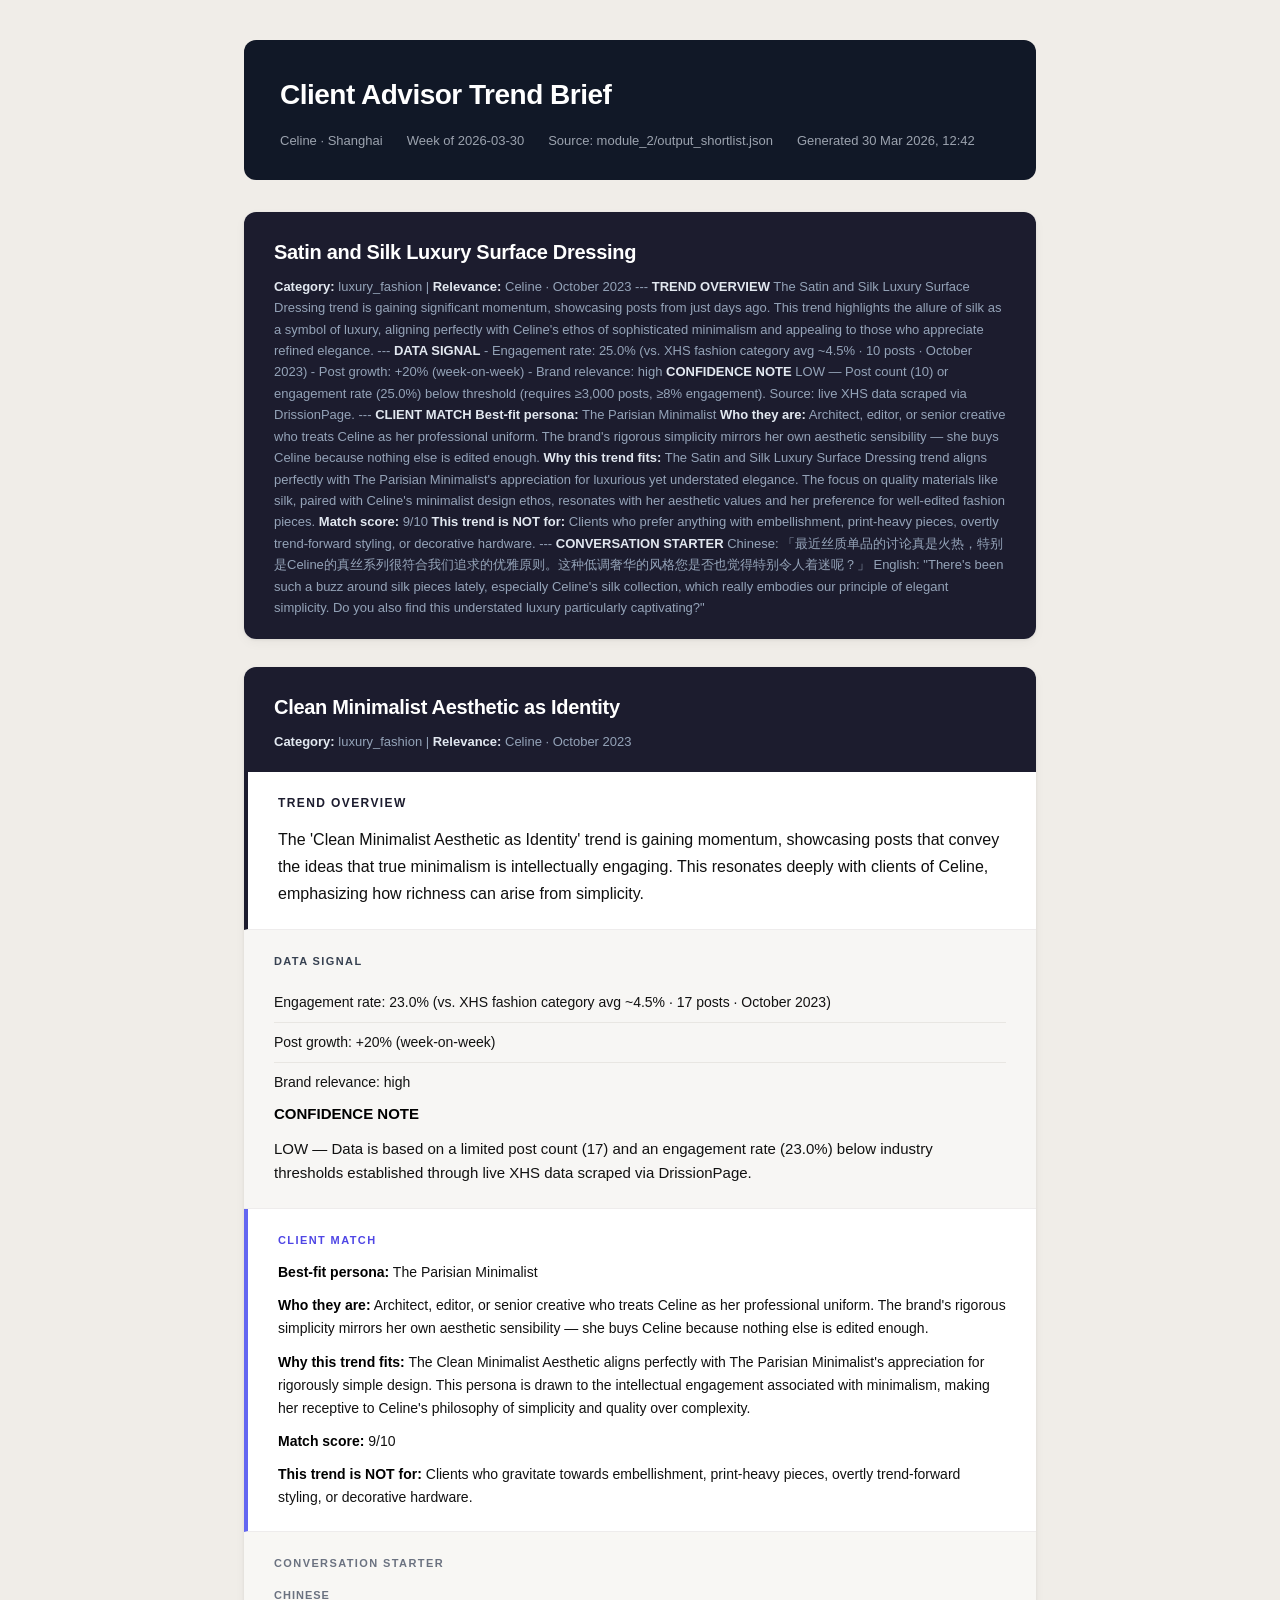
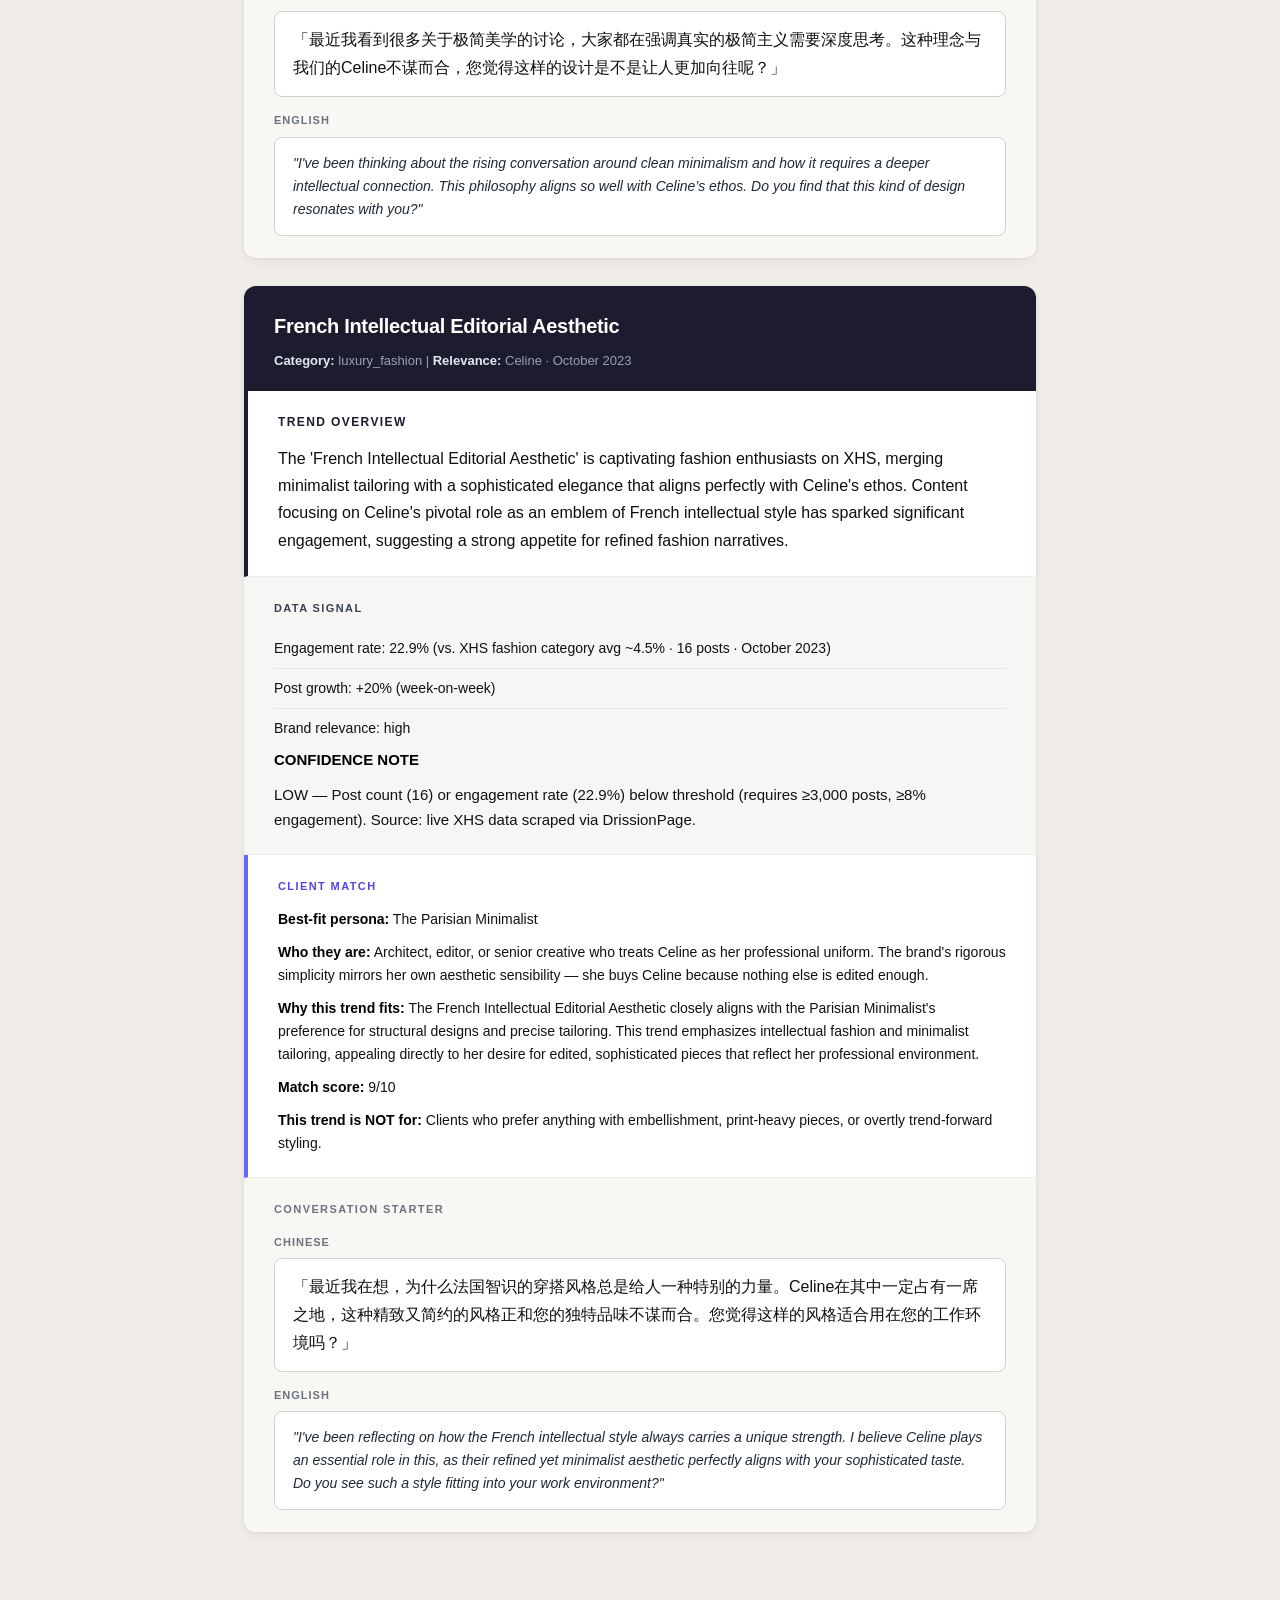
<file: module_3/trend_brief_agent/trend_cards_celine_shanghai.html>
<!DOCTYPE html>
<html lang="en">
<head>
<meta charset="UTF-8">
<meta name="viewport" content="width=device-width, initial-scale=1.0">
<title>CA Trend Brief — Celine Shanghai</title>
<style>
  *, *::before, *::after { box-sizing: border-box; margin: 0; padding: 0; }
  body {
    font-family: -apple-system, BlinkMacSystemFont, "Segoe UI", Helvetica, Arial, sans-serif;
    background: #f0ede8;
    color: #111111;
    font-size: 15px;
    line-height: 1.65;
  }
  .page { max-width: 840px; margin: 0 auto; padding: 40px 24px 80px; }

  /* Header */
  .brief-header {
    background: #111827;
    color: #fff;
    border-radius: 12px;
    padding: 32px 36px 28px;
    margin-bottom: 32px;
  }
  .brief-header h1 {
    font-size: 28px;
    font-weight: 700;
    letter-spacing: -0.5px;
    margin-bottom: 12px;
  }
  .brief-meta {
    display: flex;
    gap: 24px;
    font-size: 13px;
    color: #9ca3af;
    flex-wrap: wrap;
  }
  .brief-meta span { display: flex; align-items: center; gap: 6px; }

  /* Banner */
  .banner {
    background: #fef3c7;
    border: 1px solid #fcd34d;
    border-radius: 8px;
    padding: 10px 16px;
    font-size: 14px;
    color: #92400e;
    margin-bottom: 24px;
  }

  /* Card */
  .card {
    background: #fff;
    border-radius: 12px;
    box-shadow: 0 1px 3px rgba(0,0,0,0.07), 0 4px 12px rgba(0,0,0,0.04);
    margin-bottom: 28px;
    overflow: hidden;
  }

  /* Card header */
  .card-header {
    background: #1c1c2e;
    color: #fff;
    padding: 24px 30px 20px;
  }
  .card-title {
    font-size: 20px;
    font-weight: 700;
    letter-spacing: -0.3px;
    margin-bottom: 7px;
  }
  .card-meta {
    font-size: 13px;
    color: #94a3b8;
  }
  .card-meta strong { color: #e2e8f0; font-weight: 600; }

  /* Sections */
  .section {
    padding: 22px 30px;
    border-bottom: 1px solid #eeecec;
  }
  .section:last-child { border-bottom: none; }
  .section-label {
    font-size: 11px;
    font-weight: 700;
    letter-spacing: 1.4px;
    text-transform: uppercase;
    color: #6b7280;
    margin-bottom: 12px;
  }
  .section p { margin-bottom: 10px; color: #111111; font-size: 15px; line-height: 1.65; }
  .section p:last-child { margin-bottom: 0; }
  .section strong { color: #000; font-weight: 700; }

  /* Trend overview — largest, most prominent */
  .section-overview { background: #fff; border-left: 4px solid #1c1c2e; }
  .section-overview .section-label { color: #1c1c2e; font-size: 12px; }
  .section-overview p { font-size: 16px; color: #0f0f0f; line-height: 1.7; font-weight: 400; }

  /* Data signal */
  .section-data { background: #f7f6f4; }
  .section-data .section-label { color: #374151; }
  .section-data ul { list-style: none; padding: 0; }
  .section-data li {
    padding: 8px 0;
    border-bottom: 1px solid #e8e6e2;
    font-size: 14px;
    color: #111111;
    font-weight: 500;
  }
  .section-data li:last-child { border-bottom: none; }
  .section-data code {
    background: #e8e6e2;
    padding: 2px 6px;
    border-radius: 4px;
    font-size: 13px;
    font-family: "SF Mono", "Fira Code", monospace;
    color: #111111;
  }

  /* Brand relevance pill inside data section */
  .section-data li strong {
    color: #000;
    font-weight: 700;
  }

  /* Client match */
  .section-client { border-left: 4px solid #6366f1; }
  .section-client .section-label { color: #4f46e5; }
  .section-client p { font-size: 14px; color: #111111; }

  /* Conversation starter */
  .section-starter { background: #f8f7f4; }
  .starter-label {
    font-size: 11px;
    font-weight: 700;
    letter-spacing: 1px;
    text-transform: uppercase;
    color: #6b7280;
    margin: 14px 0 7px;
  }
  .starter-label:first-child { margin-top: 0; }
  .starter-chinese {
    background: #fff;
    border: 1px solid #d6d3ce;
    border-radius: 8px;
    padding: 14px 18px;
    font-size: 16px;
    line-height: 1.75;
    color: #0f0f0f;
    margin-bottom: 6px;
    font-weight: 400;
  }
  .starter-english {
    background: #fff;
    border: 1px solid #d6d3ce;
    border-radius: 8px;
    padding: 14px 18px;
    font-size: 14px;
    color: #1f2937;
    font-style: italic;
    line-height: 1.65;
  }

  /* Mobile */
  @media (max-width: 640px) {
    .page { padding: 16px 12px 60px; }
    .brief-header { padding: 22px 20px 18px; border-radius: 10px; }
    .brief-header h1 { font-size: 22px; }
    .brief-meta { font-size: 12px; gap: 12px; }
    .card { border-radius: 10px; margin-bottom: 20px; }
    .card-header { padding: 18px 20px 14px; }
    .card-title { font-size: 17px; }
    .section { padding: 16px 20px; }
    .section p { font-size: 14px; }
    .section-overview p { font-size: 15px; }
    .section-data li { font-size: 13px; }
    .starter-chinese { font-size: 15px; padding: 12px 14px; }
    .starter-english { font-size: 13px; padding: 12px 14px; }
  }

  /* Print */
  @media print {
    body { background: #fff; }
    .page { padding: 0; max-width: 100%; }
    .card { box-shadow: none; border: 1px solid #e5e7eb; break-inside: avoid; }
    .brief-header { border-radius: 0; }
  }
</style>
</head>
<body>
<div class="page">
  <div class="brief-header">
    <h1>Client Advisor Trend Brief</h1>
    <div class="brief-meta">
      <span>Celine · Shanghai</span>
      <span>Week of 2026-03-30</span>
      <span>Source: module_2/output_shortlist.json</span>
      <span>Generated 30 Mar 2026, 12:42</span>
    </div>
  </div>
  
  <div class="card" id="synthetic_t23"><div class="card-header"><div class="card-title">Satin and Silk Luxury Surface Dressing</div><div class="card-meta"><strong>Category:</strong> luxury_fashion | <strong>Relevance:</strong> Celine · October 2023  

---  

<strong>TREND OVERVIEW</strong>  
The Satin and Silk Luxury Surface Dressing trend is gaining significant momentum, showcasing posts from just days ago. This trend highlights the allure of silk as a symbol of luxury, aligning perfectly with Celine&#x27;s ethos of sophisticated minimalism and appealing to those who appreciate refined elegance.  

---  

<strong>DATA SIGNAL</strong>  
- Engagement rate: 25.0% (vs. XHS fashion category avg ~4.5% · 10 posts · October 2023)  
- Post growth: +20% (week-on-week)  
- Brand relevance: high  

<strong>CONFIDENCE NOTE</strong>  
LOW — Post count (10) or engagement rate (25.0%) below threshold (requires ≥3,000 posts, ≥8% engagement). Source: live XHS data scraped via DrissionPage.  

---  

<strong>CLIENT MATCH</strong>  
<strong>Best-fit persona:</strong> The Parisian Minimalist  
<strong>Who they are:</strong> Architect, editor, or senior creative who treats Celine as her professional uniform. The brand&#x27;s rigorous simplicity mirrors her own aesthetic sensibility — she buys Celine because nothing else is edited enough.  
<strong>Why this trend fits:</strong> The Satin and Silk Luxury Surface Dressing trend aligns perfectly with The Parisian Minimalist&#x27;s appreciation for luxurious yet understated elegance. The focus on quality materials like silk, paired with Celine&#x27;s minimalist design ethos, resonates with her aesthetic values and her preference for well-edited fashion pieces.  
<strong>Match score:</strong> 9/10  

<strong>This trend is NOT for:</strong> Clients who prefer anything with embellishment, print-heavy pieces, overtly trend-forward styling, or decorative hardware.  

---  

<strong>CONVERSATION STARTER</strong>  

Chinese:  
「最近丝质单品的讨论真是火热，特别是Celine的真丝系列很符合我们追求的优雅原则。这种低调奢华的风格您是否也觉得特别令人着迷呢？」  

English:  
&quot;There&#x27;s been such a buzz around silk pieces lately, especially Celine&#x27;s silk collection, which really embodies our principle of elegant simplicity. Do you also find this understated luxury particularly captivating?&quot;</div></div></div>
<div class="card" id="synthetic_t24"><div class="card-header"><div class="card-title">Clean Minimalist Aesthetic as Identity</div><div class="card-meta"><strong>Category:</strong> luxury_fashion | <strong>Relevance:</strong> Celine · October 2023</div></div><div class="section section-overview"><div class="section-label">TREND OVERVIEW</div><p>The &#x27;Clean Minimalist Aesthetic as Identity&#x27; trend is gaining momentum, showcasing posts that convey the ideas that true minimalism is intellectually engaging. This resonates deeply with clients of Celine, emphasizing how richness can arise from simplicity.</p></div><div class="section section-data"><div class="section-label">DATA SIGNAL</div><ul>
<li>Engagement rate: 23.0% (vs. XHS fashion category avg ~4.5% · 17 posts · October 2023)</li>
<li>Post growth: +20% (week-on-week)</li>
<li>Brand relevance: high</li>
</ul>
<p><strong>CONFIDENCE NOTE</strong></p>
<p>LOW — Data is based on a limited post count (17) and an engagement rate (23.0%) below industry thresholds established through live XHS data scraped via DrissionPage.</p></div><div class="section section-client"><div class="section-label">CLIENT MATCH</div><p><strong>Best-fit persona:</strong> The Parisian Minimalist</p>
<p><strong>Who they are:</strong> Architect, editor, or senior creative who treats Celine as her professional uniform. The brand&#x27;s rigorous simplicity mirrors her own aesthetic sensibility — she buys Celine because nothing else is edited enough.</p>
<p><strong>Why this trend fits:</strong> The Clean Minimalist Aesthetic aligns perfectly with The Parisian Minimalist&#x27;s appreciation for rigorously simple design. This persona is drawn to the intellectual engagement associated with minimalism, making her receptive to Celine&#x27;s philosophy of simplicity and quality over complexity.</p>
<p><strong>Match score:</strong> 9/10</p>
<p><strong>This trend is NOT for:</strong> Clients who gravitate towards embellishment, print-heavy pieces, overtly trend-forward styling, or decorative hardware.</p></div><div class="section section-starter"><div class="section-label">CONVERSATION STARTER</div><div class="starter-label">Chinese</div><div class="starter-chinese">「最近我看到很多关于极简美学的讨论，大家都在强调真实的极简主义需要深度思考。这种理念与我们的Celine不谋而合，您觉得这样的设计是不是让人更加向往呢？」</div><div class="starter-label">English</div><div class="starter-english">"I&#x27;ve been thinking about the rising conversation around clean minimalism and how it requires a deeper intellectual connection. This philosophy aligns so well with Celine’s ethos. Do you find that this kind of design resonates with you?"</div></div></div>
<div class="card" id="synthetic_t06"><div class="card-header"><div class="card-title">French Intellectual Editorial Aesthetic</div><div class="card-meta"><strong>Category:</strong> luxury_fashion | <strong>Relevance:</strong> Celine · October 2023</div></div><div class="section section-overview"><div class="section-label">TREND OVERVIEW</div><p>The &#x27;French Intellectual Editorial Aesthetic&#x27; is captivating fashion enthusiasts on XHS, merging minimalist tailoring with a sophisticated elegance that aligns perfectly with Celine&#x27;s ethos. Content focusing on Celine&#x27;s pivotal role as an emblem of French intellectual style has sparked significant engagement, suggesting a strong appetite for refined fashion narratives.</p></div><div class="section section-data"><div class="section-label">DATA SIGNAL</div><ul>
<li>Engagement rate: 22.9% (vs. XHS fashion category avg ~4.5% · 16 posts · October 2023)</li>
<li>Post growth: +20% (week-on-week)</li>
<li>Brand relevance: high</li>
</ul>
<p><strong>CONFIDENCE NOTE</strong></p>
<p>LOW — Post count (16) or engagement rate (22.9%) below threshold (requires ≥3,000 posts, ≥8% engagement). Source: live XHS data scraped via DrissionPage.</p></div><div class="section section-client"><div class="section-label">CLIENT MATCH</div><p><strong>Best-fit persona:</strong> The Parisian Minimalist</p>
<p><strong>Who they are:</strong> Architect, editor, or senior creative who treats Celine as her professional uniform. The brand&#x27;s rigorous simplicity mirrors her own aesthetic sensibility — she buys Celine because nothing else is edited enough.</p>
<p><strong>Why this trend fits:</strong> The French Intellectual Editorial Aesthetic closely aligns with the Parisian Minimalist&#x27;s preference for structural designs and precise tailoring. This trend emphasizes intellectual fashion and minimalist tailoring, appealing directly to her desire for edited, sophisticated pieces that reflect her professional environment.</p>
<p><strong>Match score:</strong> 9/10</p>
<p><strong>This trend is NOT for:</strong> Clients who prefer anything with embellishment, print-heavy pieces, or overtly trend-forward styling.</p></div><div class="section section-starter"><div class="section-label">CONVERSATION STARTER</div><div class="starter-label">Chinese</div><div class="starter-chinese">「最近我在想，为什么法国智识的穿搭风格总是给人一种特别的力量。Celine在其中一定占有一席之地，这种精致又简约的风格正和您的独特品味不谋而合。您觉得这样的风格适合用在您的工作环境吗？」</div><div class="starter-label">English</div><div class="starter-english">"I&#x27;ve been reflecting on how the French intellectual style always carries a unique strength. I believe Celine plays an essential role in this, as their refined yet minimalist aesthetic perfectly aligns with your sophisticated taste. Do you see such a style fitting into your work environment?"</div></div></div>
</div>
</body>
</html>
</file>
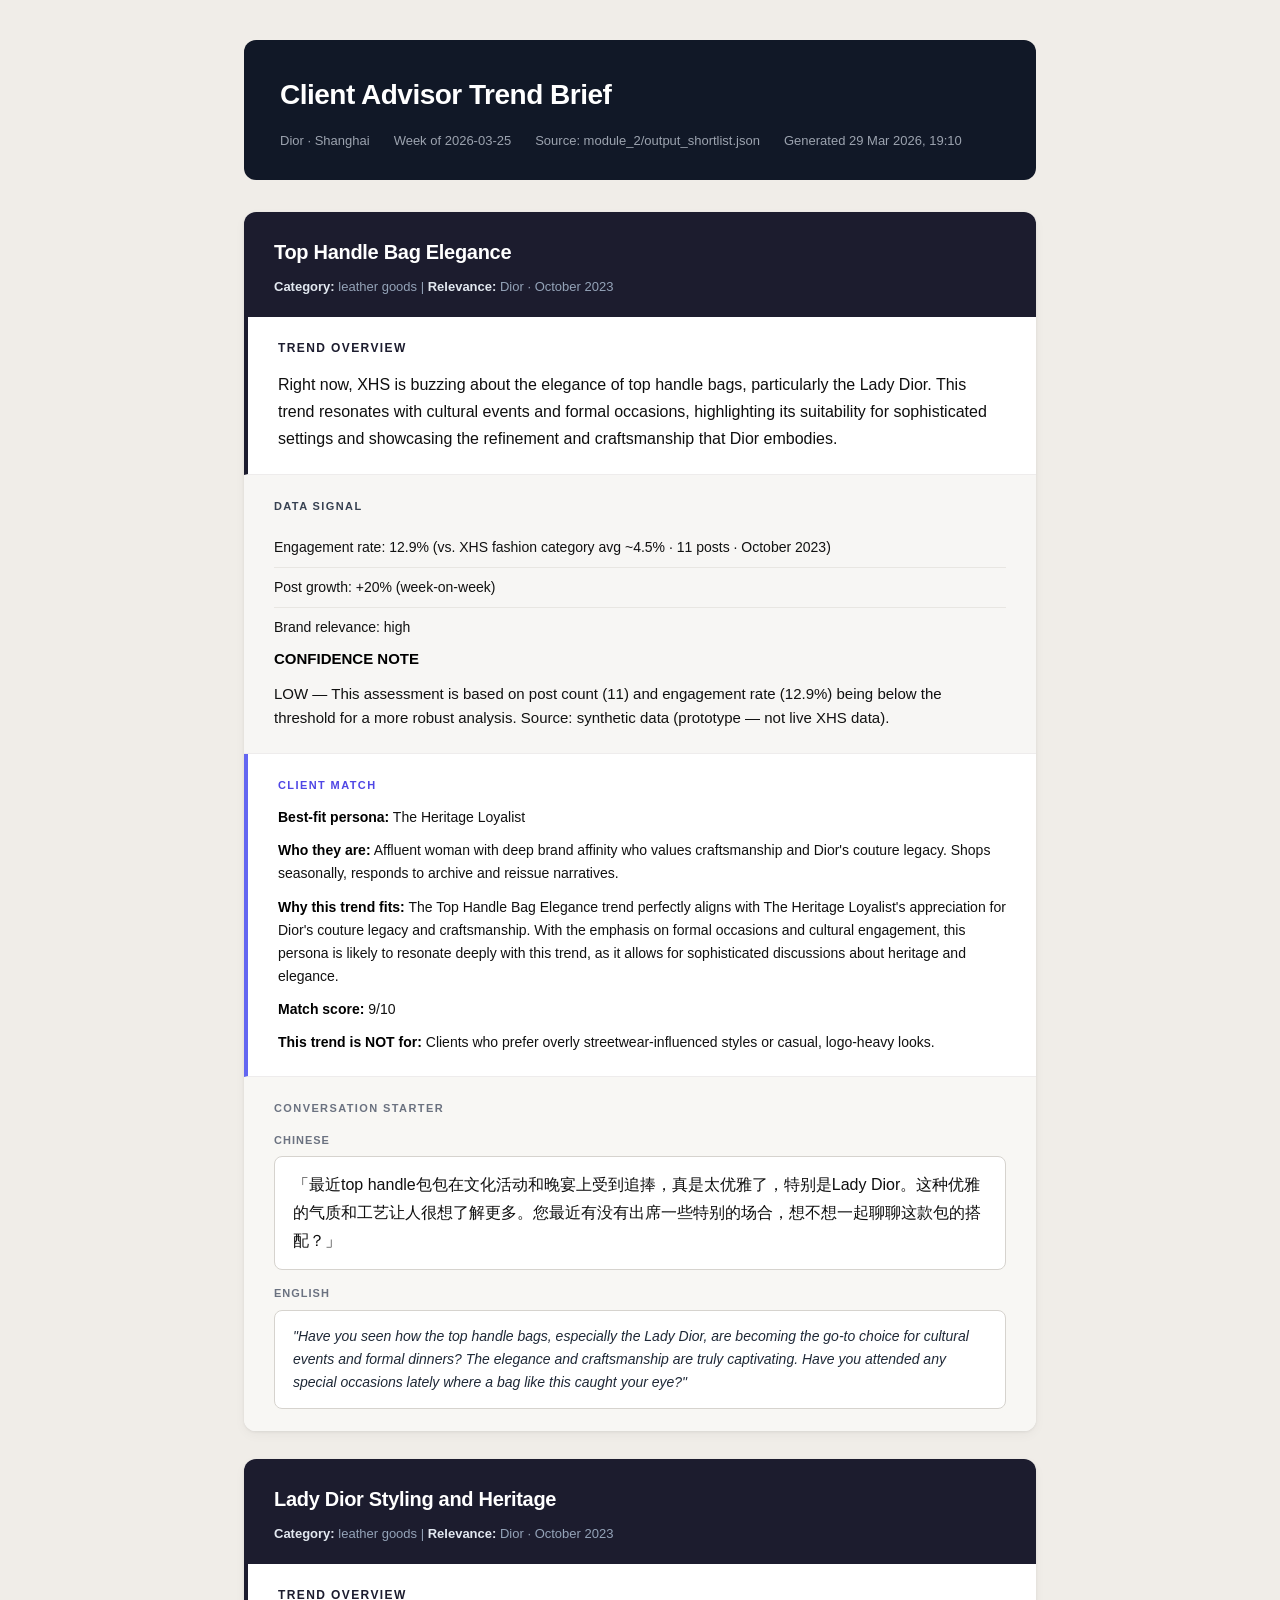
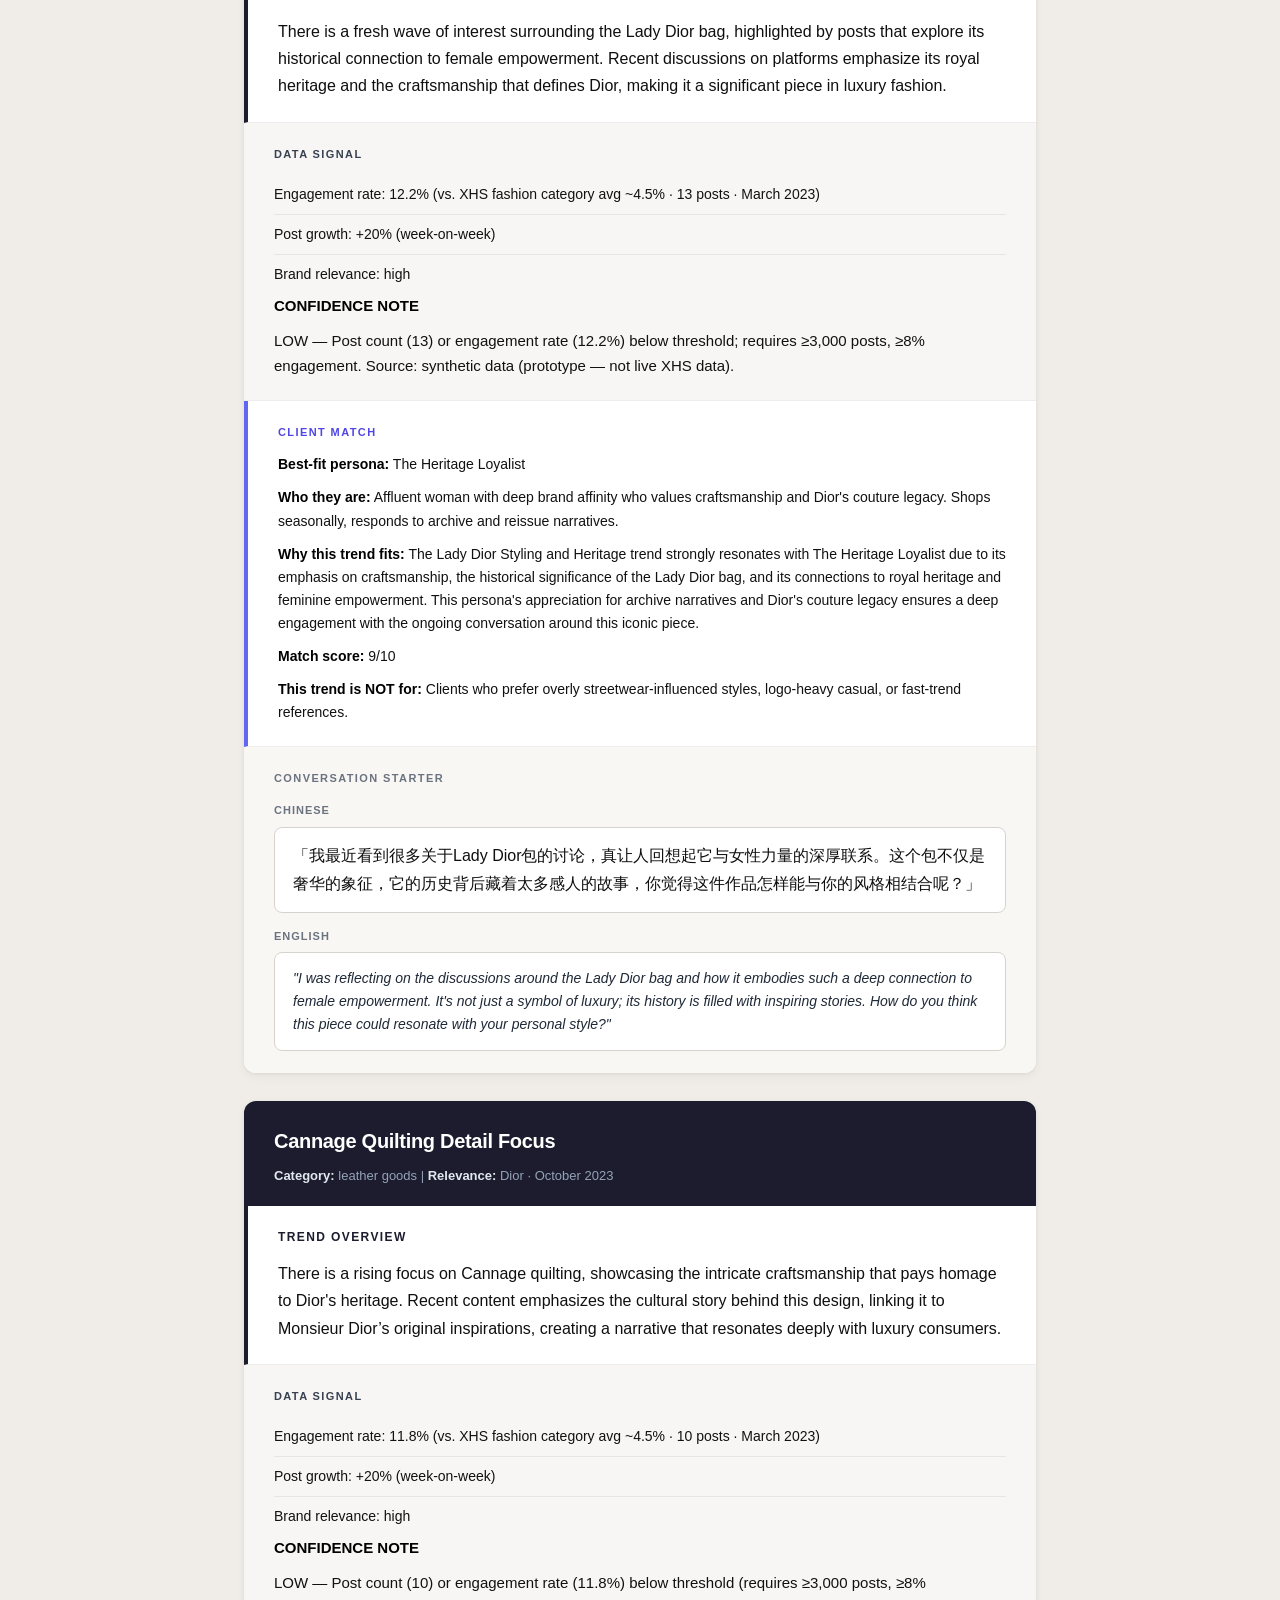
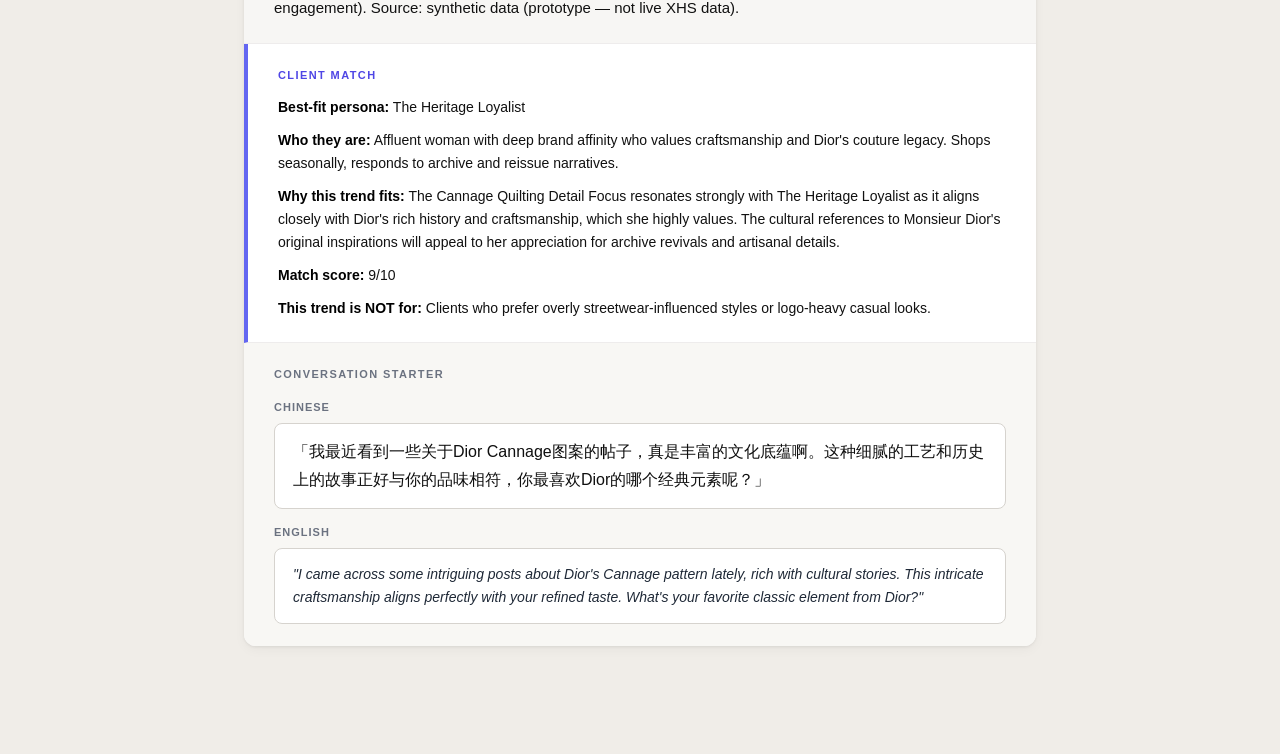
<file: module_3/trend_brief_agent/trend_cards_dior_shanghai.html>
<!DOCTYPE html>
<html lang="en">
<head>
<meta charset="UTF-8">
<meta name="viewport" content="width=device-width, initial-scale=1.0">
<title>CA Trend Brief — Dior Shanghai</title>
<style>
  *, *::before, *::after { box-sizing: border-box; margin: 0; padding: 0; }
  body {
    font-family: -apple-system, BlinkMacSystemFont, "Segoe UI", Helvetica, Arial, sans-serif;
    background: #f0ede8;
    color: #111111;
    font-size: 15px;
    line-height: 1.65;
  }
  .page { max-width: 840px; margin: 0 auto; padding: 40px 24px 80px; }

  /* Header */
  .brief-header {
    background: #111827;
    color: #fff;
    border-radius: 12px;
    padding: 32px 36px 28px;
    margin-bottom: 32px;
  }
  .brief-header h1 {
    font-size: 28px;
    font-weight: 700;
    letter-spacing: -0.5px;
    margin-bottom: 12px;
  }
  .brief-meta {
    display: flex;
    gap: 24px;
    font-size: 13px;
    color: #9ca3af;
    flex-wrap: wrap;
  }
  .brief-meta span { display: flex; align-items: center; gap: 6px; }

  /* Banner */
  .banner {
    background: #fef3c7;
    border: 1px solid #fcd34d;
    border-radius: 8px;
    padding: 10px 16px;
    font-size: 14px;
    color: #92400e;
    margin-bottom: 24px;
  }

  /* Card */
  .card {
    background: #fff;
    border-radius: 12px;
    box-shadow: 0 1px 3px rgba(0,0,0,0.07), 0 4px 12px rgba(0,0,0,0.04);
    margin-bottom: 28px;
    overflow: hidden;
  }

  /* Card header */
  .card-header {
    background: #1c1c2e;
    color: #fff;
    padding: 24px 30px 20px;
  }
  .card-title {
    font-size: 20px;
    font-weight: 700;
    letter-spacing: -0.3px;
    margin-bottom: 7px;
  }
  .card-meta {
    font-size: 13px;
    color: #94a3b8;
  }
  .card-meta strong { color: #e2e8f0; font-weight: 600; }

  /* Sections */
  .section {
    padding: 22px 30px;
    border-bottom: 1px solid #eeecec;
  }
  .section:last-child { border-bottom: none; }
  .section-label {
    font-size: 11px;
    font-weight: 700;
    letter-spacing: 1.4px;
    text-transform: uppercase;
    color: #6b7280;
    margin-bottom: 12px;
  }
  .section p { margin-bottom: 10px; color: #111111; font-size: 15px; line-height: 1.65; }
  .section p:last-child { margin-bottom: 0; }
  .section strong { color: #000; font-weight: 700; }

  /* Trend overview — largest, most prominent */
  .section-overview { background: #fff; border-left: 4px solid #1c1c2e; }
  .section-overview .section-label { color: #1c1c2e; font-size: 12px; }
  .section-overview p { font-size: 16px; color: #0f0f0f; line-height: 1.7; font-weight: 400; }

  /* Data signal */
  .section-data { background: #f7f6f4; }
  .section-data .section-label { color: #374151; }
  .section-data ul { list-style: none; padding: 0; }
  .section-data li {
    padding: 8px 0;
    border-bottom: 1px solid #e8e6e2;
    font-size: 14px;
    color: #111111;
    font-weight: 500;
  }
  .section-data li:last-child { border-bottom: none; }
  .section-data code {
    background: #e8e6e2;
    padding: 2px 6px;
    border-radius: 4px;
    font-size: 13px;
    font-family: "SF Mono", "Fira Code", monospace;
    color: #111111;
  }

  /* Brand relevance pill inside data section */
  .section-data li strong {
    color: #000;
    font-weight: 700;
  }

  /* Client match */
  .section-client { border-left: 4px solid #6366f1; }
  .section-client .section-label { color: #4f46e5; }
  .section-client p { font-size: 14px; color: #111111; }

  /* Conversation starter */
  .section-starter { background: #f8f7f4; }
  .starter-label {
    font-size: 11px;
    font-weight: 700;
    letter-spacing: 1px;
    text-transform: uppercase;
    color: #6b7280;
    margin: 14px 0 7px;
  }
  .starter-label:first-child { margin-top: 0; }
  .starter-chinese {
    background: #fff;
    border: 1px solid #d6d3ce;
    border-radius: 8px;
    padding: 14px 18px;
    font-size: 16px;
    line-height: 1.75;
    color: #0f0f0f;
    margin-bottom: 6px;
    font-weight: 400;
  }
  .starter-english {
    background: #fff;
    border: 1px solid #d6d3ce;
    border-radius: 8px;
    padding: 14px 18px;
    font-size: 14px;
    color: #1f2937;
    font-style: italic;
    line-height: 1.65;
  }

  /* Mobile */
  @media (max-width: 640px) {
    .page { padding: 16px 12px 60px; }
    .brief-header { padding: 22px 20px 18px; border-radius: 10px; }
    .brief-header h1 { font-size: 22px; }
    .brief-meta { font-size: 12px; gap: 12px; }
    .card { border-radius: 10px; margin-bottom: 20px; }
    .card-header { padding: 18px 20px 14px; }
    .card-title { font-size: 17px; }
    .section { padding: 16px 20px; }
    .section p { font-size: 14px; }
    .section-overview p { font-size: 15px; }
    .section-data li { font-size: 13px; }
    .starter-chinese { font-size: 15px; padding: 12px 14px; }
    .starter-english { font-size: 13px; padding: 12px 14px; }
  }

  /* Print */
  @media print {
    body { background: #fff; }
    .page { padding: 0; max-width: 100%; }
    .card { box-shadow: none; border: 1px solid #e5e7eb; break-inside: avoid; }
    .brief-header { border-radius: 0; }
  }
</style>
</head>
<body>
<div class="page">
  <div class="brief-header">
    <h1>Client Advisor Trend Brief</h1>
    <div class="brief-meta">
      <span>Dior · Shanghai</span>
      <span>Week of 2026-03-25</span>
      <span>Source: module_2/output_shortlist.json</span>
      <span>Generated 29 Mar 2026, 19:10</span>
    </div>
  </div>
  
  <div class="card" id="t18"><div class="card-header"><div class="card-title">Top Handle Bag Elegance</div><div class="card-meta"><strong>Category:</strong> leather goods | <strong>Relevance:</strong> Dior · October 2023</div></div><div class="section section-overview"><div class="section-label">TREND OVERVIEW</div><p>Right now, XHS is buzzing about the elegance of top handle bags, particularly the Lady Dior. This trend resonates with cultural events and formal occasions, highlighting its suitability for sophisticated settings and showcasing the refinement and craftsmanship that Dior embodies.</p></div><div class="section section-data"><div class="section-label">DATA SIGNAL</div><ul>
<li>Engagement rate: 12.9% (vs. XHS fashion category avg ~4.5% · 11 posts · October 2023)</li>
<li>Post growth: +20% (week-on-week)</li>
<li>Brand relevance: high</li>
</ul>
<p><strong>CONFIDENCE NOTE</strong></p>
<p>LOW — This assessment is based on post count (11) and engagement rate (12.9%) being below the threshold for a more robust analysis. Source: synthetic data (prototype — not live XHS data).</p></div><div class="section section-client"><div class="section-label">CLIENT MATCH</div><p><strong>Best-fit persona:</strong> The Heritage Loyalist</p>
<p><strong>Who they are:</strong> Affluent woman with deep brand affinity who values craftsmanship and Dior&#x27;s couture legacy. Shops seasonally, responds to archive and reissue narratives.</p>
<p><strong>Why this trend fits:</strong> The Top Handle Bag Elegance trend perfectly aligns with The Heritage Loyalist&#x27;s appreciation for Dior&#x27;s couture legacy and craftsmanship. With the emphasis on formal occasions and cultural engagement, this persona is likely to resonate deeply with this trend, as it allows for sophisticated discussions about heritage and elegance.</p>
<p><strong>Match score:</strong> 9/10</p>
<p><strong>This trend is NOT for:</strong> Clients who prefer overly streetwear-influenced styles or casual, logo-heavy looks.</p></div><div class="section section-starter"><div class="section-label">CONVERSATION STARTER</div><div class="starter-label">Chinese</div><div class="starter-chinese">「最近top handle包包在文化活动和晚宴上受到追捧，真是太优雅了，特别是Lady Dior。这种优雅的气质和工艺让人很想了解更多。您最近有没有出席一些特别的场合，想不想一起聊聊这款包的搭配？」</div><div class="starter-label">English</div><div class="starter-english">"Have you seen how the top handle bags, especially the Lady Dior, are becoming the go-to choice for cultural events and formal dinners? The elegance and craftsmanship are truly captivating. Have you attended any special occasions lately where a bag like this caught your eye?"</div></div></div>
<div class="card" id="t20"><div class="card-header"><div class="card-title">Lady Dior Styling and Heritage</div><div class="card-meta"><strong>Category:</strong> leather goods | <strong>Relevance:</strong> Dior · October 2023</div></div><div class="section section-overview"><div class="section-label">TREND OVERVIEW</div><p>There is a fresh wave of interest surrounding the Lady Dior bag, highlighted by posts that explore its historical connection to female empowerment. Recent discussions on platforms emphasize its royal heritage and the craftsmanship that defines Dior, making it a significant piece in luxury fashion.</p></div><div class="section section-data"><div class="section-label">DATA SIGNAL</div><ul>
<li>Engagement rate: 12.2% (vs. XHS fashion category avg ~4.5% · 13 posts · March 2023)</li>
<li>Post growth: +20% (week-on-week)</li>
<li>Brand relevance: high</li>
</ul>
<p><strong>CONFIDENCE NOTE</strong></p>
<p>LOW — Post count (13) or engagement rate (12.2%) below threshold; requires ≥3,000 posts, ≥8% engagement. Source: synthetic data (prototype — not live XHS data).</p></div><div class="section section-client"><div class="section-label">CLIENT MATCH</div><p><strong>Best-fit persona:</strong> The Heritage Loyalist</p>
<p><strong>Who they are:</strong> Affluent woman with deep brand affinity who values craftsmanship and Dior&#x27;s couture legacy. Shops seasonally, responds to archive and reissue narratives.</p>
<p><strong>Why this trend fits:</strong> The Lady Dior Styling and Heritage trend strongly resonates with The Heritage Loyalist due to its emphasis on craftsmanship, the historical significance of the Lady Dior bag, and its connections to royal heritage and feminine empowerment. This persona&#x27;s appreciation for archive narratives and Dior&#x27;s couture legacy ensures a deep engagement with the ongoing conversation around this iconic piece.</p>
<p><strong>Match score:</strong> 9/10</p>
<p><strong>This trend is NOT for:</strong> Clients who prefer overly streetwear-influenced styles, logo-heavy casual, or fast-trend references.</p></div><div class="section section-starter"><div class="section-label">CONVERSATION STARTER</div><div class="starter-label">Chinese</div><div class="starter-chinese">「我最近看到很多关于Lady Dior包的讨论，真让人回想起它与女性力量的深厚联系。这个包不仅是奢华的象征，它的历史背后藏着太多感人的故事，你觉得这件作品怎样能与你的风格相结合呢？」</div><div class="starter-label">English</div><div class="starter-english">"I was reflecting on the discussions around the Lady Dior bag and how it embodies such a deep connection to female empowerment. It&#x27;s not just a symbol of luxury; its history is filled with inspiring stories. How do you think this piece could resonate with your personal style?"</div></div></div>
<div class="card" id="t19"><div class="card-header"><div class="card-title">Cannage Quilting Detail Focus</div><div class="card-meta"><strong>Category:</strong> leather goods | <strong>Relevance:</strong> Dior · October 2023</div></div><div class="section section-overview"><div class="section-label">TREND OVERVIEW</div><p>There is a rising focus on Cannage quilting, showcasing the intricate craftsmanship that pays homage to Dior&#x27;s heritage. Recent content emphasizes the cultural story behind this design, linking it to Monsieur Dior’s original inspirations, creating a narrative that resonates deeply with luxury consumers.</p></div><div class="section section-data"><div class="section-label">DATA SIGNAL</div><ul>
<li>Engagement rate: 11.8% (vs. XHS fashion category avg ~4.5% · 10 posts · March 2023)</li>
<li>Post growth: +20% (week-on-week)</li>
<li>Brand relevance: high</li>
</ul>
<p><strong>CONFIDENCE NOTE</strong></p>
<p>LOW — Post count (10) or engagement rate (11.8%) below threshold (requires ≥3,000 posts, ≥8% engagement). Source: synthetic data (prototype — not live XHS data).</p></div><div class="section section-client"><div class="section-label">CLIENT MATCH</div><p><strong>Best-fit persona:</strong> The Heritage Loyalist</p>
<p><strong>Who they are:</strong> Affluent woman with deep brand affinity who values craftsmanship and Dior&#x27;s couture legacy. Shops seasonally, responds to archive and reissue narratives.</p>
<p><strong>Why this trend fits:</strong> The Cannage Quilting Detail Focus resonates strongly with The Heritage Loyalist as it aligns closely with Dior&#x27;s rich history and craftsmanship, which she highly values. The cultural references to Monsieur Dior&#x27;s original inspirations will appeal to her appreciation for archive revivals and artisanal details.</p>
<p><strong>Match score:</strong> 9/10</p>
<p><strong>This trend is NOT for:</strong> Clients who prefer overly streetwear-influenced styles or logo-heavy casual looks.</p></div><div class="section section-starter"><div class="section-label">CONVERSATION STARTER</div><div class="starter-label">Chinese</div><div class="starter-chinese">「我最近看到一些关于Dior Cannage图案的帖子，真是丰富的文化底蕴啊。这种细腻的工艺和历史上的故事正好与你的品味相符，你最喜欢Dior的哪个经典元素呢？」</div><div class="starter-label">English</div><div class="starter-english">"I came across some intriguing posts about Dior&#x27;s Cannage pattern lately, rich with cultural stories. This intricate craftsmanship aligns perfectly with your refined taste. What&#x27;s your favorite classic element from Dior?"</div></div></div>
</div>
</body>
</html>
</file>
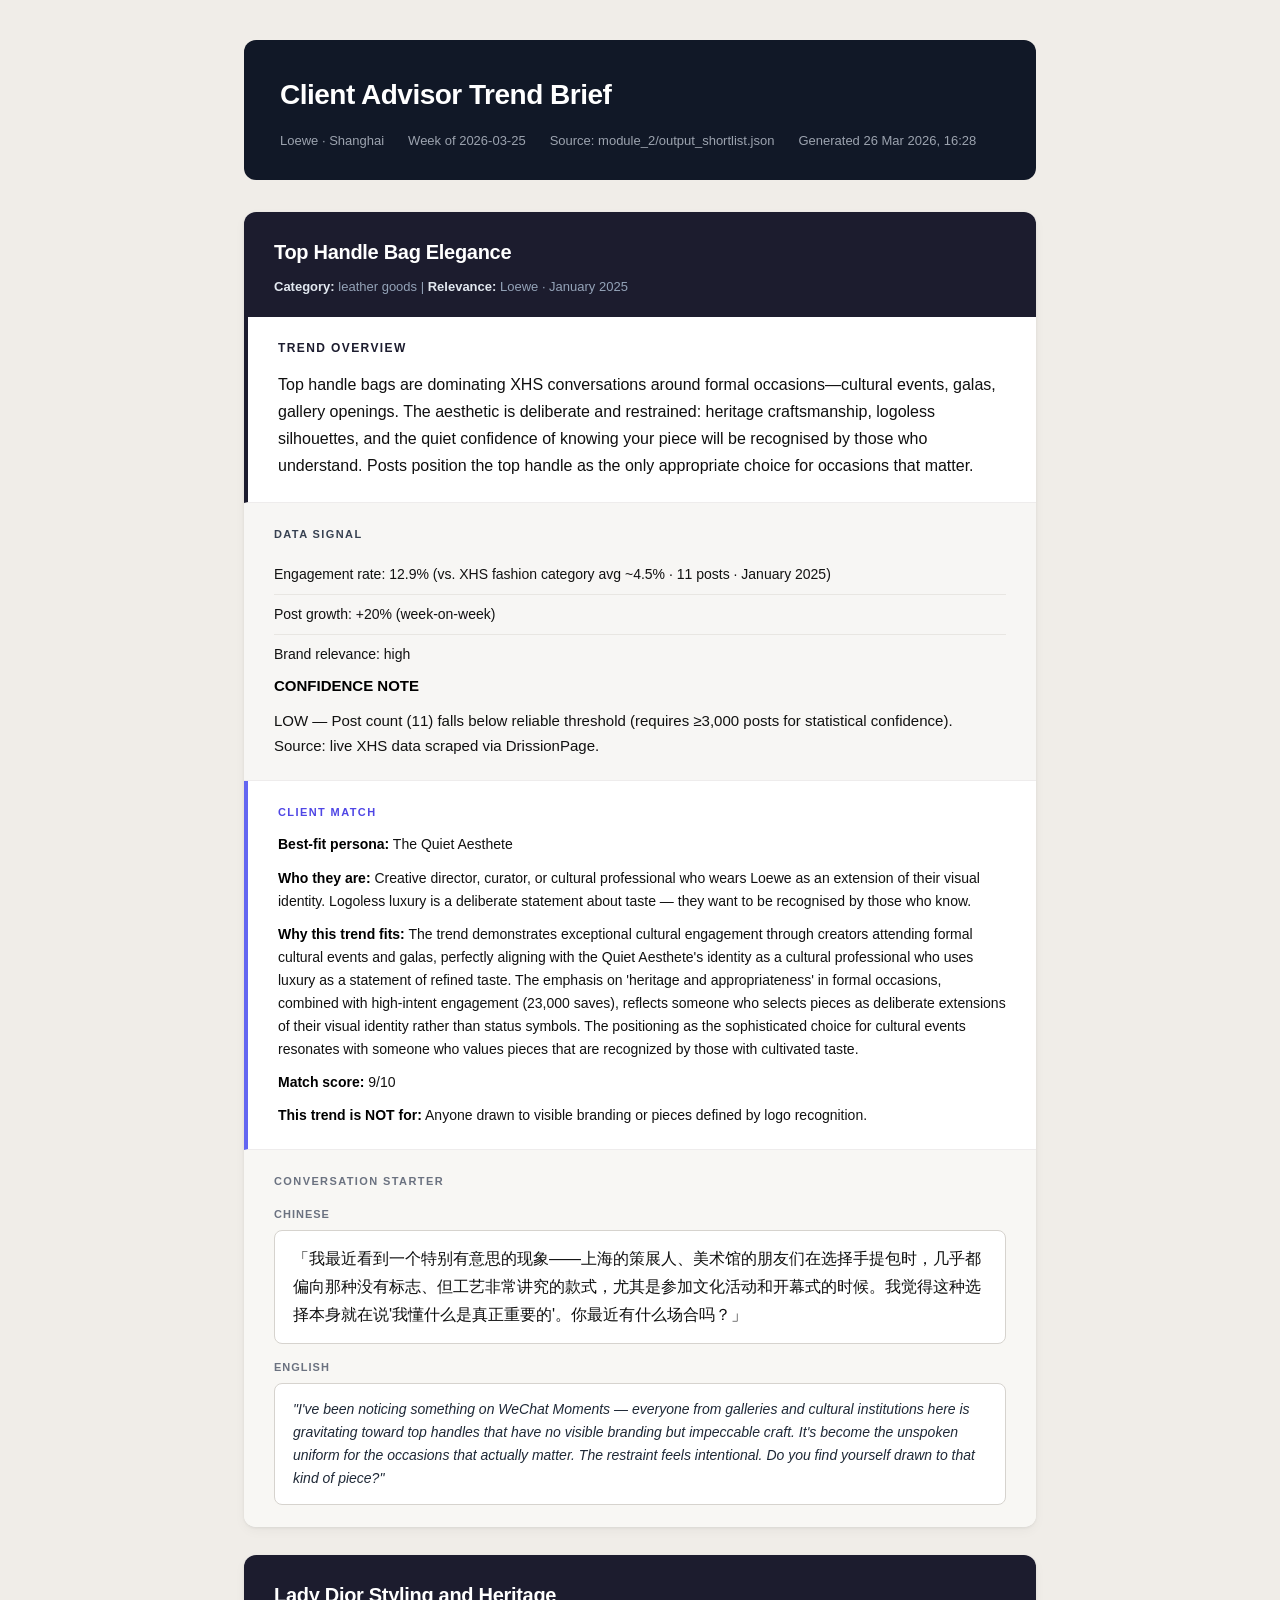
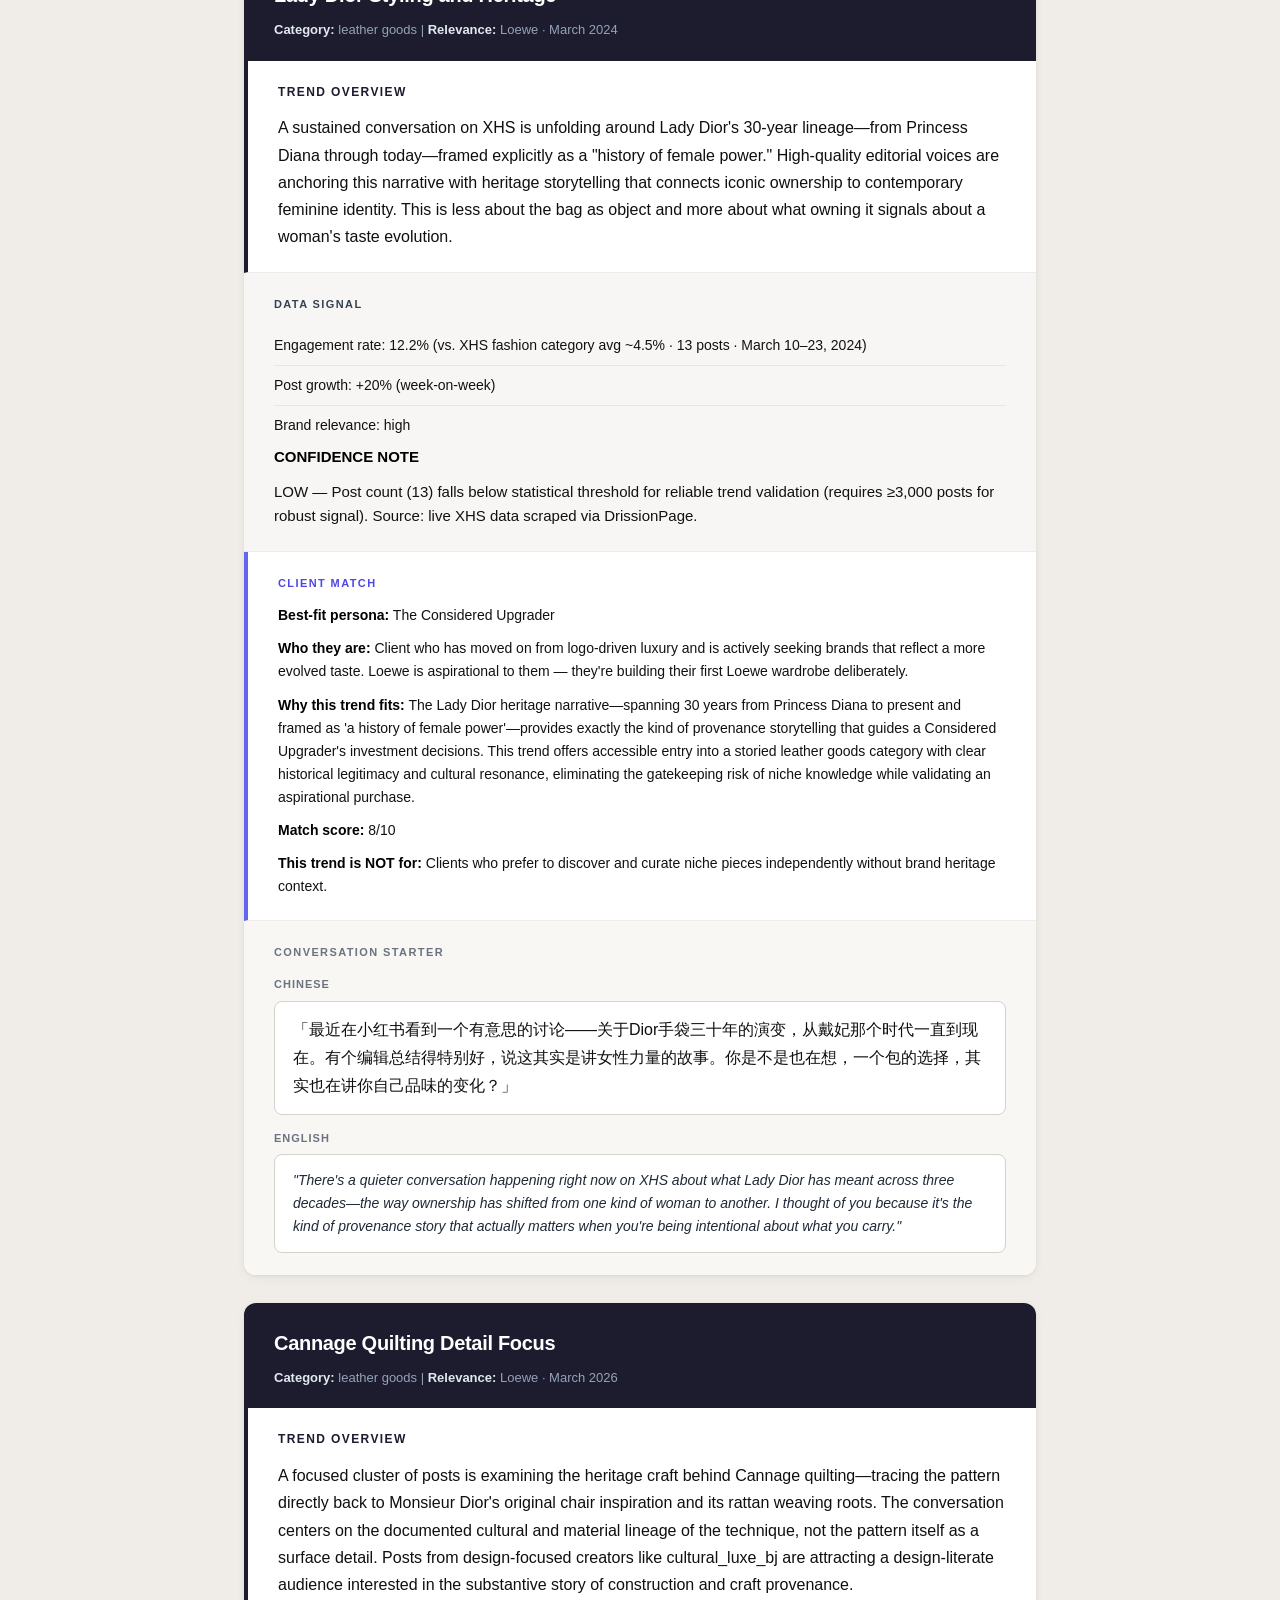
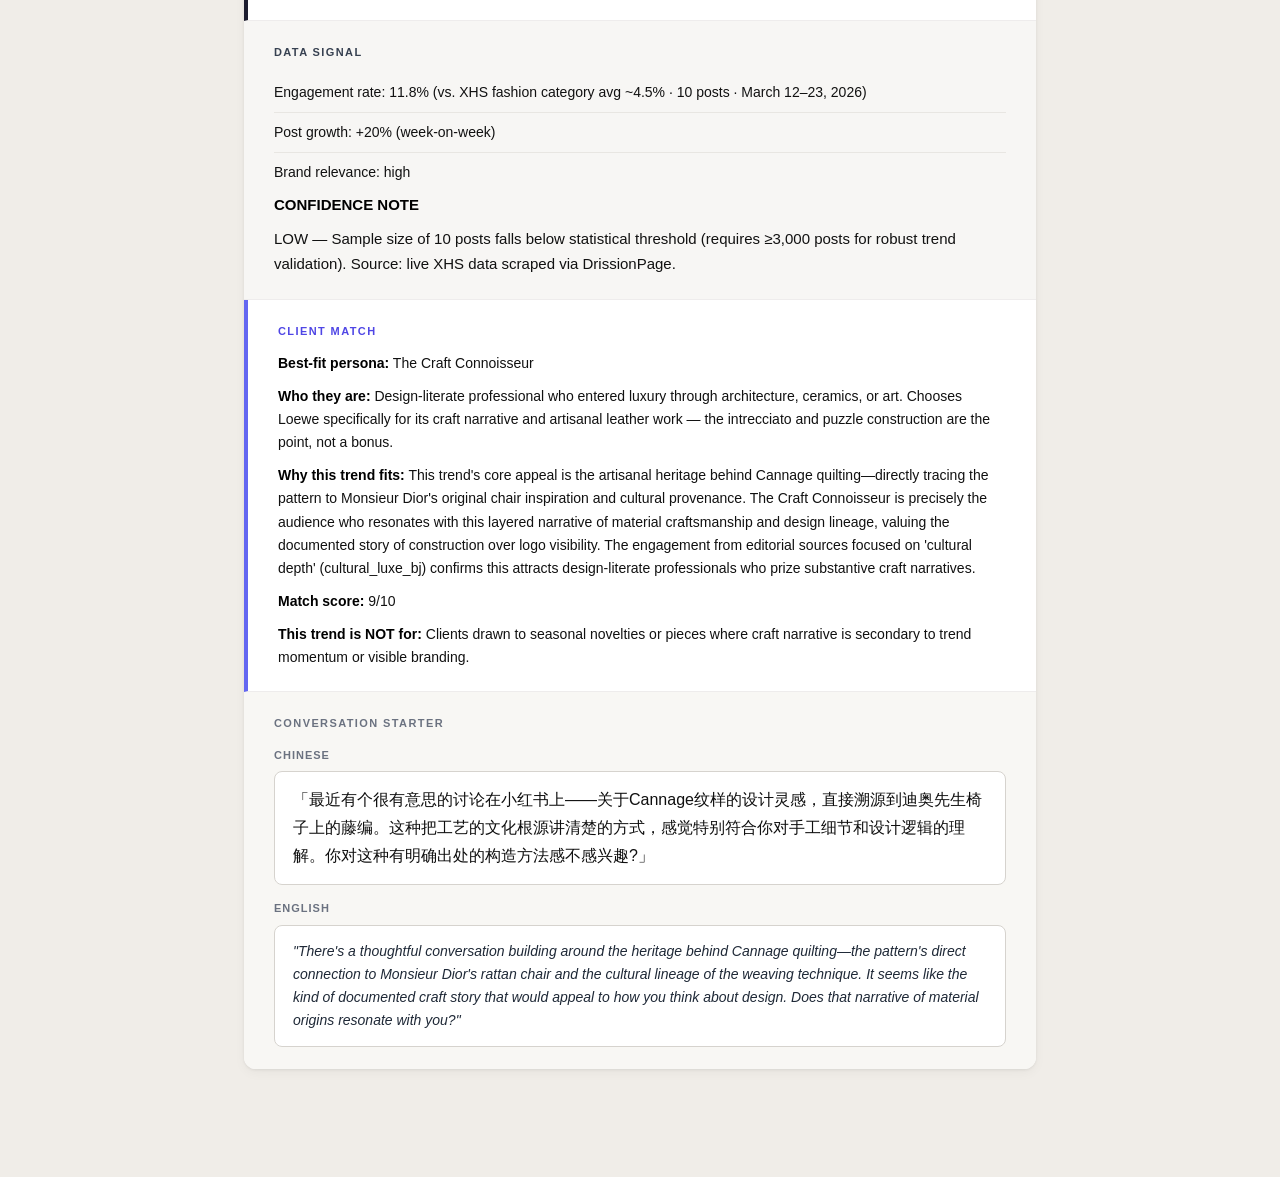
<file: module_3/trend_brief_agent/trend_cards_loewe_shanghai.html>
<!DOCTYPE html>
<html lang="en">
<head>
<meta charset="UTF-8">
<meta name="viewport" content="width=device-width, initial-scale=1.0">
<title>CA Trend Brief — Loewe Shanghai</title>
<style>
  *, *::before, *::after { box-sizing: border-box; margin: 0; padding: 0; }
  body {
    font-family: -apple-system, BlinkMacSystemFont, "Segoe UI", Helvetica, Arial, sans-serif;
    background: #f0ede8;
    color: #111111;
    font-size: 15px;
    line-height: 1.65;
  }
  .page { max-width: 840px; margin: 0 auto; padding: 40px 24px 80px; }

  /* Header */
  .brief-header {
    background: #111827;
    color: #fff;
    border-radius: 12px;
    padding: 32px 36px 28px;
    margin-bottom: 32px;
  }
  .brief-header h1 {
    font-size: 28px;
    font-weight: 700;
    letter-spacing: -0.5px;
    margin-bottom: 12px;
  }
  .brief-meta {
    display: flex;
    gap: 24px;
    font-size: 13px;
    color: #9ca3af;
    flex-wrap: wrap;
  }
  .brief-meta span { display: flex; align-items: center; gap: 6px; }

  /* Banner */
  .banner {
    background: #fef3c7;
    border: 1px solid #fcd34d;
    border-radius: 8px;
    padding: 10px 16px;
    font-size: 14px;
    color: #92400e;
    margin-bottom: 24px;
  }

  /* Card */
  .card {
    background: #fff;
    border-radius: 12px;
    box-shadow: 0 1px 3px rgba(0,0,0,0.07), 0 4px 12px rgba(0,0,0,0.04);
    margin-bottom: 28px;
    overflow: hidden;
  }

  /* Card header */
  .card-header {
    background: #1c1c2e;
    color: #fff;
    padding: 24px 30px 20px;
  }
  .card-title {
    font-size: 20px;
    font-weight: 700;
    letter-spacing: -0.3px;
    margin-bottom: 7px;
  }
  .card-meta {
    font-size: 13px;
    color: #94a3b8;
  }
  .card-meta strong { color: #e2e8f0; font-weight: 600; }

  /* Sections */
  .section {
    padding: 22px 30px;
    border-bottom: 1px solid #eeecec;
  }
  .section:last-child { border-bottom: none; }
  .section-label {
    font-size: 11px;
    font-weight: 700;
    letter-spacing: 1.4px;
    text-transform: uppercase;
    color: #6b7280;
    margin-bottom: 12px;
  }
  .section p { margin-bottom: 10px; color: #111111; font-size: 15px; line-height: 1.65; }
  .section p:last-child { margin-bottom: 0; }
  .section strong { color: #000; font-weight: 700; }

  /* Trend overview — largest, most prominent */
  .section-overview { background: #fff; border-left: 4px solid #1c1c2e; }
  .section-overview .section-label { color: #1c1c2e; font-size: 12px; }
  .section-overview p { font-size: 16px; color: #0f0f0f; line-height: 1.7; font-weight: 400; }

  /* Data signal */
  .section-data { background: #f7f6f4; }
  .section-data .section-label { color: #374151; }
  .section-data ul { list-style: none; padding: 0; }
  .section-data li {
    padding: 8px 0;
    border-bottom: 1px solid #e8e6e2;
    font-size: 14px;
    color: #111111;
    font-weight: 500;
  }
  .section-data li:last-child { border-bottom: none; }
  .section-data code {
    background: #e8e6e2;
    padding: 2px 6px;
    border-radius: 4px;
    font-size: 13px;
    font-family: "SF Mono", "Fira Code", monospace;
    color: #111111;
  }

  /* Brand relevance pill inside data section */
  .section-data li strong {
    color: #000;
    font-weight: 700;
  }

  /* Client match */
  .section-client { border-left: 4px solid #6366f1; }
  .section-client .section-label { color: #4f46e5; }
  .section-client p { font-size: 14px; color: #111111; }

  /* Conversation starter */
  .section-starter { background: #f8f7f4; }
  .starter-label {
    font-size: 11px;
    font-weight: 700;
    letter-spacing: 1px;
    text-transform: uppercase;
    color: #6b7280;
    margin: 14px 0 7px;
  }
  .starter-label:first-child { margin-top: 0; }
  .starter-chinese {
    background: #fff;
    border: 1px solid #d6d3ce;
    border-radius: 8px;
    padding: 14px 18px;
    font-size: 16px;
    line-height: 1.75;
    color: #0f0f0f;
    margin-bottom: 6px;
    font-weight: 400;
  }
  .starter-english {
    background: #fff;
    border: 1px solid #d6d3ce;
    border-radius: 8px;
    padding: 14px 18px;
    font-size: 14px;
    color: #1f2937;
    font-style: italic;
    line-height: 1.65;
  }

  /* Mobile */
  @media (max-width: 640px) {
    .page { padding: 16px 12px 60px; }
    .brief-header { padding: 22px 20px 18px; border-radius: 10px; }
    .brief-header h1 { font-size: 22px; }
    .brief-meta { font-size: 12px; gap: 12px; }
    .card { border-radius: 10px; margin-bottom: 20px; }
    .card-header { padding: 18px 20px 14px; }
    .card-title { font-size: 17px; }
    .section { padding: 16px 20px; }
    .section p { font-size: 14px; }
    .section-overview p { font-size: 15px; }
    .section-data li { font-size: 13px; }
    .starter-chinese { font-size: 15px; padding: 12px 14px; }
    .starter-english { font-size: 13px; padding: 12px 14px; }
  }

  /* Print */
  @media print {
    body { background: #fff; }
    .page { padding: 0; max-width: 100%; }
    .card { box-shadow: none; border: 1px solid #e5e7eb; break-inside: avoid; }
    .brief-header { border-radius: 0; }
  }
</style>
</head>
<body>
<div class="page">
  <div class="brief-header">
    <h1>Client Advisor Trend Brief</h1>
    <div class="brief-meta">
      <span>Loewe · Shanghai</span>
      <span>Week of 2026-03-25</span>
      <span>Source: module_2/output_shortlist.json</span>
      <span>Generated 26 Mar 2026, 16:28</span>
    </div>
  </div>
  
  <div class="card" id="t18"><div class="card-header"><div class="card-title">Top Handle Bag Elegance</div><div class="card-meta"><strong>Category:</strong> leather goods | <strong>Relevance:</strong> Loewe · January 2025</div></div><div class="section section-overview"><div class="section-label">TREND OVERVIEW</div><p>Top handle bags are dominating XHS conversations around formal occasions—cultural events, galas, gallery openings. The aesthetic is deliberate and restrained: heritage craftsmanship, logoless silhouettes, and the quiet confidence of knowing your piece will be recognised by those who understand. Posts position the top handle as the only appropriate choice for occasions that matter.</p></div><div class="section section-data"><div class="section-label">DATA SIGNAL</div><ul>
<li>Engagement rate: 12.9% (vs. XHS fashion category avg ~4.5% · 11 posts · January 2025)</li>
<li>Post growth: +20% (week-on-week)</li>
<li>Brand relevance: high</li>
</ul>
<p><strong>CONFIDENCE NOTE</strong></p>
<p>LOW — Post count (11) falls below reliable threshold (requires ≥3,000 posts for statistical confidence). Source: live XHS data scraped via DrissionPage.</p></div><div class="section section-client"><div class="section-label">CLIENT MATCH</div><p><strong>Best-fit persona:</strong> The Quiet Aesthete</p>
<p><strong>Who they are:</strong> Creative director, curator, or cultural professional who wears Loewe as an extension of their visual identity. Logoless luxury is a deliberate statement about taste — they want to be recognised by those who know.</p>
<p><strong>Why this trend fits:</strong> The trend demonstrates exceptional cultural engagement through creators attending formal cultural events and galas, perfectly aligning with the Quiet Aesthete&#x27;s identity as a cultural professional who uses luxury as a statement of refined taste. The emphasis on &#x27;heritage and appropriateness&#x27; in formal occasions, combined with high-intent engagement (23,000 saves), reflects someone who selects pieces as deliberate extensions of their visual identity rather than status symbols. The positioning as the sophisticated choice for cultural events resonates with someone who values pieces that are recognized by those with cultivated taste.</p>
<p><strong>Match score:</strong> 9/10</p>
<p><strong>This trend is NOT for:</strong> Anyone drawn to visible branding or pieces defined by logo recognition.</p></div><div class="section section-starter"><div class="section-label">CONVERSATION STARTER</div><div class="starter-label">Chinese</div><div class="starter-chinese">「我最近看到一个特别有意思的现象——上海的策展人、美术馆的朋友们在选择手提包时，几乎都偏向那种没有标志、但工艺非常讲究的款式，尤其是参加文化活动和开幕式的时候。我觉得这种选择本身就在说&#x27;我懂什么是真正重要的&#x27;。你最近有什么场合吗？」</div><div class="starter-label">English</div><div class="starter-english">"I&#x27;ve been noticing something on WeChat Moments — everyone from galleries and cultural institutions here is gravitating toward top handles that have no visible branding but impeccable craft. It&#x27;s become the unspoken uniform for the occasions that actually matter. The restraint feels intentional. Do you find yourself drawn to that kind of piece?"</div></div></div>
<div class="card" id="t20"><div class="card-header"><div class="card-title">Lady Dior Styling and Heritage</div><div class="card-meta"><strong>Category:</strong> leather goods | <strong>Relevance:</strong> Loewe · March 2024</div></div><div class="section section-overview"><div class="section-label">TREND OVERVIEW</div><p>A sustained conversation on XHS is unfolding around Lady Dior&#x27;s 30-year lineage—from Princess Diana through today—framed explicitly as a &quot;history of female power.&quot; High-quality editorial voices are anchoring this narrative with heritage storytelling that connects iconic ownership to contemporary feminine identity. This is less about the bag as object and more about what owning it signals about a woman&#x27;s taste evolution.</p></div><div class="section section-data"><div class="section-label">DATA SIGNAL</div><ul>
<li>Engagement rate: 12.2% (vs. XHS fashion category avg ~4.5% · 13 posts · March 10–23, 2024)</li>
<li>Post growth: +20% (week-on-week)</li>
<li>Brand relevance: high</li>
</ul>
<p><strong>CONFIDENCE NOTE</strong></p>
<p>LOW — Post count (13) falls below statistical threshold for reliable trend validation (requires ≥3,000 posts for robust signal). Source: live XHS data scraped via DrissionPage.</p></div><div class="section section-client"><div class="section-label">CLIENT MATCH</div><p><strong>Best-fit persona:</strong> The Considered Upgrader</p>
<p><strong>Who they are:</strong> Client who has moved on from logo-driven luxury and is actively seeking brands that reflect a more evolved taste. Loewe is aspirational to them — they&#x27;re building their first Loewe wardrobe deliberately.</p>
<p><strong>Why this trend fits:</strong> The Lady Dior heritage narrative—spanning 30 years from Princess Diana to present and framed as &#x27;a history of female power&#x27;—provides exactly the kind of provenance storytelling that guides a Considered Upgrader&#x27;s investment decisions. This trend offers accessible entry into a storied leather goods category with clear historical legitimacy and cultural resonance, eliminating the gatekeeping risk of niche knowledge while validating an aspirational purchase.</p>
<p><strong>Match score:</strong> 8/10</p>
<p><strong>This trend is NOT for:</strong> Clients who prefer to discover and curate niche pieces independently without brand heritage context.</p></div><div class="section section-starter"><div class="section-label">CONVERSATION STARTER</div><div class="starter-label">Chinese</div><div class="starter-chinese">「最近在小红书看到一个有意思的讨论——关于Dior手袋三十年的演变，从戴妃那个时代一直到现在。有个编辑总结得特别好，说这其实是讲女性力量的故事。你是不是也在想，一个包的选择，其实也在讲你自己品味的变化？」</div><div class="starter-label">English</div><div class="starter-english">"There&#x27;s a quieter conversation happening right now on XHS about what Lady Dior has meant across three decades—the way ownership has shifted from one kind of woman to another. I thought of you because it&#x27;s the kind of provenance story that actually matters when you&#x27;re being intentional about what you carry."</div></div></div>
<div class="card" id="t19"><div class="card-header"><div class="card-title">Cannage Quilting Detail Focus</div><div class="card-meta"><strong>Category:</strong> leather goods | <strong>Relevance:</strong> Loewe · March 2026</div></div><div class="section section-overview"><div class="section-label">TREND OVERVIEW</div><p>A focused cluster of posts is examining the heritage craft behind Cannage quilting—tracing the pattern directly back to Monsieur Dior&#x27;s original chair inspiration and its rattan weaving roots. The conversation centers on the documented cultural and material lineage of the technique, not the pattern itself as a surface detail. Posts from design-focused creators like cultural_luxe_bj are attracting a design-literate audience interested in the substantive story of construction and craft provenance.</p></div><div class="section section-data"><div class="section-label">DATA SIGNAL</div><ul>
<li>Engagement rate: 11.8% (vs. XHS fashion category avg ~4.5% · 10 posts · March 12–23, 2026)</li>
<li>Post growth: +20% (week-on-week)</li>
<li>Brand relevance: high</li>
</ul>
<p><strong>CONFIDENCE NOTE</strong></p>
<p>LOW — Sample size of 10 posts falls below statistical threshold (requires ≥3,000 posts for robust trend validation). Source: live XHS data scraped via DrissionPage.</p></div><div class="section section-client"><div class="section-label">CLIENT MATCH</div><p><strong>Best-fit persona:</strong> The Craft Connoisseur</p>
<p><strong>Who they are:</strong> Design-literate professional who entered luxury through architecture, ceramics, or art. Chooses Loewe specifically for its craft narrative and artisanal leather work — the intrecciato and puzzle construction are the point, not a bonus.</p>
<p><strong>Why this trend fits:</strong> This trend&#x27;s core appeal is the artisanal heritage behind Cannage quilting—directly tracing the pattern to Monsieur Dior&#x27;s original chair inspiration and cultural provenance. The Craft Connoisseur is precisely the audience who resonates with this layered narrative of material craftsmanship and design lineage, valuing the documented story of construction over logo visibility. The engagement from editorial sources focused on &#x27;cultural depth&#x27; (cultural_luxe_bj) confirms this attracts design-literate professionals who prize substantive craft narratives.</p>
<p><strong>Match score:</strong> 9/10</p>
<p><strong>This trend is NOT for:</strong> Clients drawn to seasonal novelties or pieces where craft narrative is secondary to trend momentum or visible branding.</p></div><div class="section section-starter"><div class="section-label">CONVERSATION STARTER</div><div class="starter-label">Chinese</div><div class="starter-chinese">「最近有个很有意思的讨论在小红书上——关于Cannage纹样的设计灵感，直接溯源到迪奥先生椅子上的藤编。这种把工艺的文化根源讲清楚的方式，感觉特别符合你对手工细节和设计逻辑的理解。你对这种有明确出处的构造方法感不感兴趣?」</div><div class="starter-label">English</div><div class="starter-english">"There&#x27;s a thoughtful conversation building around the heritage behind Cannage quilting—the pattern&#x27;s direct connection to Monsieur Dior&#x27;s rattan chair and the cultural lineage of the weaving technique. It seems like the kind of documented craft story that would appeal to how you think about design. Does that narrative of material origins resonate with you?"</div></div></div>
</div>
</body>
</html>
</file>
<file: docs/preview.css>
/* Module 5 演示页 — 简洁、适合投屏 */

:root {
  --bg: #f6f5f3;
  --surface: #ffffff;
  --text: #1c1c1c;
  --muted: #5c5c5c;
  --line: #e4e1dc;
  --accent: #2a2a2a;
  --tag: #edeae4;
  --vip-gold: #8a7355;
  --shadow: 0 1px 3px rgba(0, 0, 0, 0.06);
  --radius: 10px;
  --font: "SF Pro Text", "PingFang SC", "Microsoft YaHei", system-ui, sans-serif;
}

*,
*::before,
*::after {
  box-sizing: border-box;
}

html {
  font-size: 16px;
}

body {
  margin: 0;
  min-height: 100vh;
  font-family: var(--font);
  background: var(--bg);
  color: var(--text);
  line-height: 1.5;
}

.page-header {
  max-width: 1200px;
  margin: 0 auto;
  padding: 2rem 1.25rem 1rem;
}

.page-header h1 {
  margin: 0;
  font-size: 1.35rem;
  font-weight: 600;
  letter-spacing: -0.02em;
}

.page-header p {
  margin: 0.35rem 0 0;
  font-size: 0.875rem;
  color: var(--muted);
}

.grid {
  max-width: 1200px;
  margin: 0 auto;
  padding: 0 1.25rem 2.5rem;
  display: grid;
  grid-template-columns: repeat(auto-fill, minmax(220px, 1fr));
  gap: 1rem;
}

.card {
  background: var(--surface);
  border: 1px solid var(--line);
  border-radius: var(--radius);
  padding: 1rem 1rem 0.9rem;
  cursor: pointer;
  transition: box-shadow 0.15s ease, border-color 0.15s ease;
  box-shadow: var(--shadow);
  text-align: left;
}

.card:hover {
  border-color: #d0ccc4;
  box-shadow: 0 4px 12px rgba(0, 0, 0, 0.08);
}

.card:focus {
  outline: 2px solid var(--accent);
  outline-offset: 2px;
}

.card-top {
  display: flex;
  align-items: flex-start;
  justify-content: space-between;
  gap: 0.5rem;
  margin-bottom: 0.5rem;
}

.card-name {
  margin: 0;
  font-size: 1rem;
  font-weight: 600;
}

.card-id {
  font-size: 0.7rem;
  color: var(--muted);
  font-family: ui-monospace, monospace;
}

.vip {
  flex-shrink: 0;
  font-size: 0.65rem;
  font-weight: 600;
  text-transform: uppercase;
  letter-spacing: 0.04em;
  padding: 0.2rem 0.45rem;
  border-radius: 4px;
  background: var(--tag);
  color: var(--vip-gold);
}

.persona {
  margin: 0 0 0.5rem;
  font-size: 0.8rem;
  color: var(--muted);
  line-height: 1.4;
}

.card-snippet {
  margin: 0;
  font-size: 0.78rem;
  color: var(--muted);
  line-height: 1.45;
  display: -webkit-box;
  -webkit-line-clamp: 3;
  -webkit-box-orient: vertical;
  overflow: hidden;
}

.card-hint {
  margin: 0.65rem 0 0;
  font-size: 0.7rem;
  color: #999;
}

/* Modal */
.overlay {
  position: fixed;
  inset: 0;
  background: rgba(28, 28, 28, 0.45);
  display: flex;
  align-items: center;
  justify-content: center;
  padding: 1rem;
  z-index: 100;
  opacity: 0;
  visibility: hidden;
  transition: opacity 0.2s ease, visibility 0.2s ease;
}

.overlay.is-open {
  opacity: 1;
  visibility: visible;
}

.modal {
  background: var(--surface);
  border-radius: 12px;
  max-width: 560px;
  width: 100%;
  max-height: min(88vh, 720px);
  overflow: hidden;
  display: flex;
  flex-direction: column;
  box-shadow: 0 16px 48px rgba(0, 0, 0, 0.18);
}

.modal-header {
  padding: 1.1rem 1.25rem;
  border-bottom: 1px solid var(--line);
  display: flex;
  align-items: flex-start;
  justify-content: space-between;
  gap: 1rem;
}

.modal-title {
  margin: 0;
  font-size: 1.1rem;
  font-weight: 600;
}

.modal-sub {
  margin: 0.25rem 0 0;
  font-size: 0.8rem;
  color: var(--muted);
}

.modal-close {
  flex-shrink: 0;
  width: 2rem;
  height: 2rem;
  border: none;
  background: var(--tag);
  border-radius: 8px;
  cursor: pointer;
  font-size: 1.1rem;
  line-height: 1;
  color: var(--text);
}

.modal-close:hover {
  background: #e0dcd4;
}

.modal-body {
  padding: 1rem 1.25rem 1.25rem;
  overflow-y: auto;
}

.modal-section {
  margin-bottom: 1.15rem;
}

.modal-section:last-child {
  margin-bottom: 0;
}

.modal-section h3 {
  margin: 0 0 0.45rem;
  font-size: 0.72rem;
  font-weight: 600;
  text-transform: uppercase;
  letter-spacing: 0.06em;
  color: var(--muted);
}

.modal-section p {
  margin: 0;
  font-size: 0.9rem;
  line-height: 1.55;
}

.evidence-list {
  margin: 0;
  padding-left: 1.1rem;
  font-size: 0.85rem;
  color: var(--text);
}

.evidence-list li {
  margin-bottom: 0.35rem;
}

.draft-block {
  margin-bottom: 0.85rem;
  padding: 0.75rem 0.85rem;
  background: #faf9f7;
  border-radius: 8px;
  border: 1px solid var(--line);
}

.draft-label {
  font-size: 0.72rem;
  font-weight: 600;
  color: var(--muted);
  margin-bottom: 0.35rem;
}

.draft-text {
  margin: 0;
  font-size: 0.88rem;
  white-space: pre-wrap;
  line-height: 1.55;
}

.empty-hint {
  text-align: center;
  padding: 3rem 1rem;
  color: var(--muted);
  font-size: 0.9rem;
}

@media (max-width: 520px) {
  .grid {
    grid-template-columns: 1fr;
  }
}
</file>
